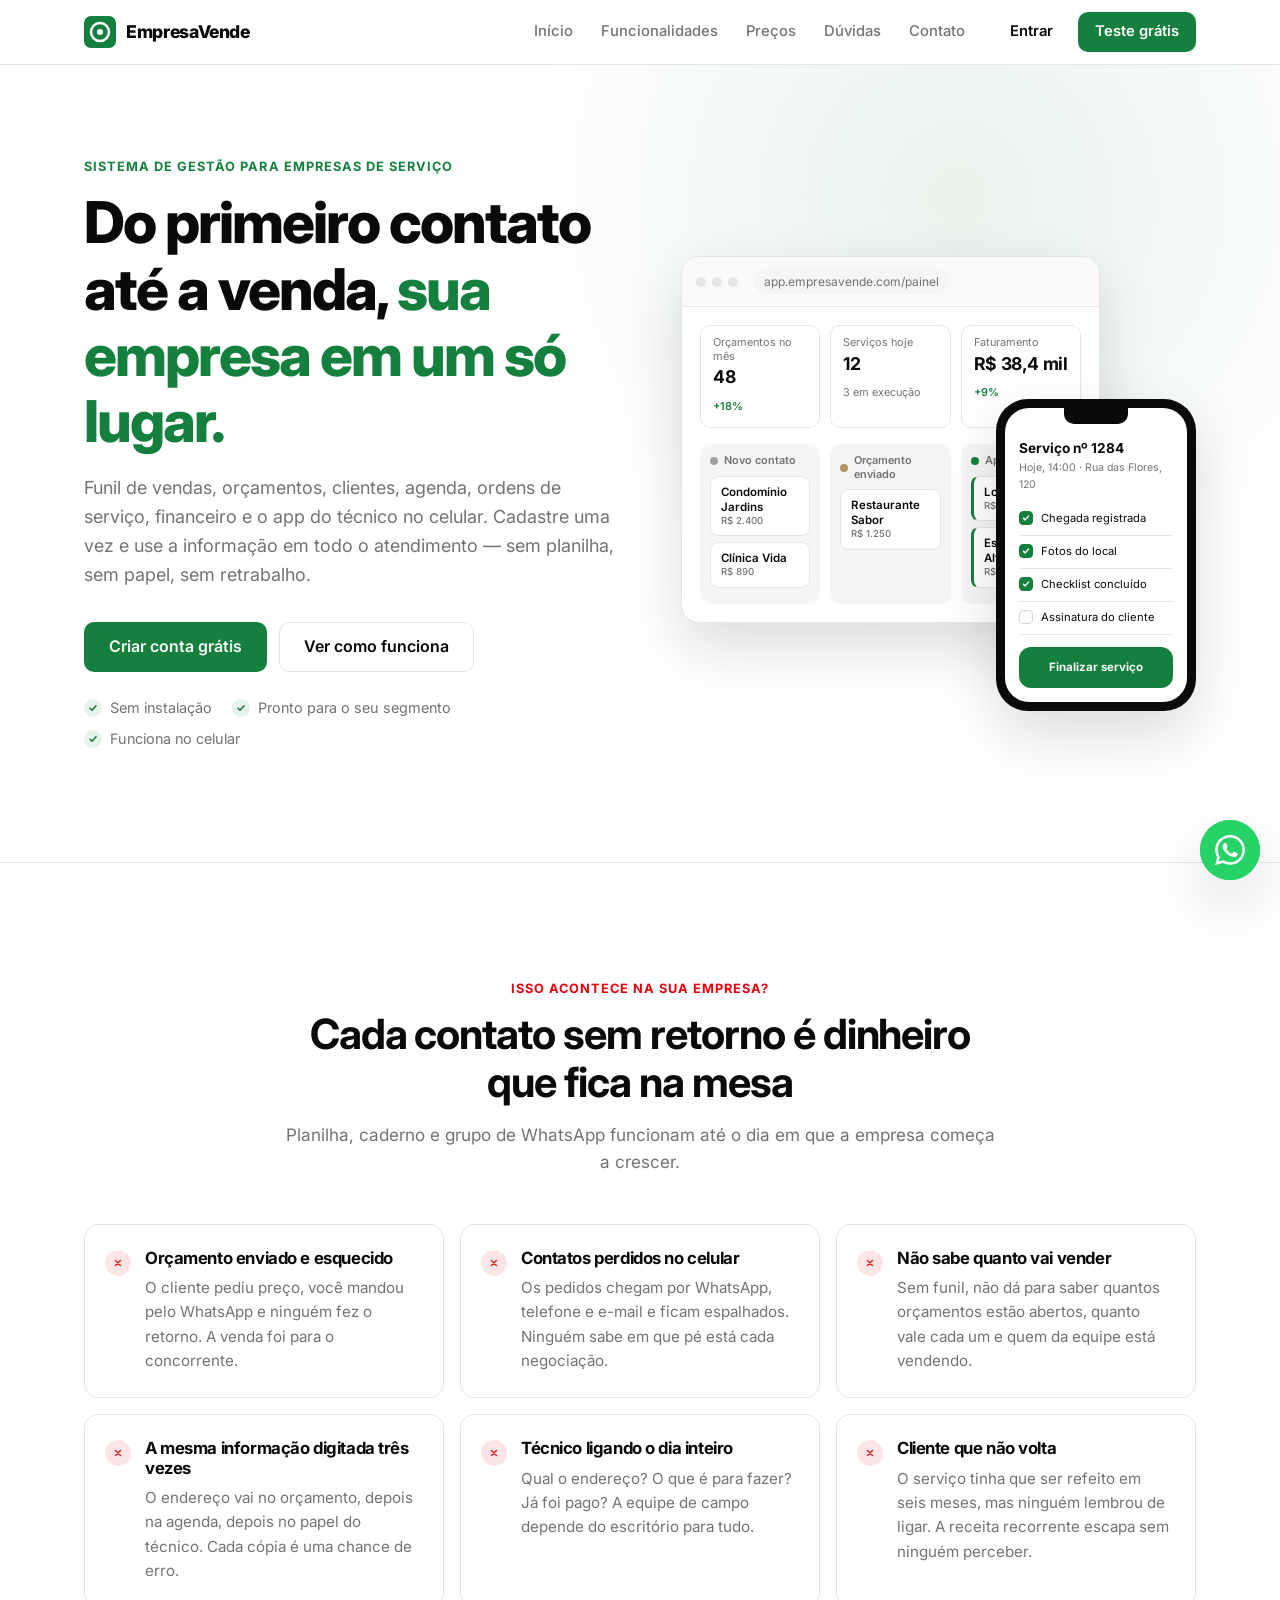
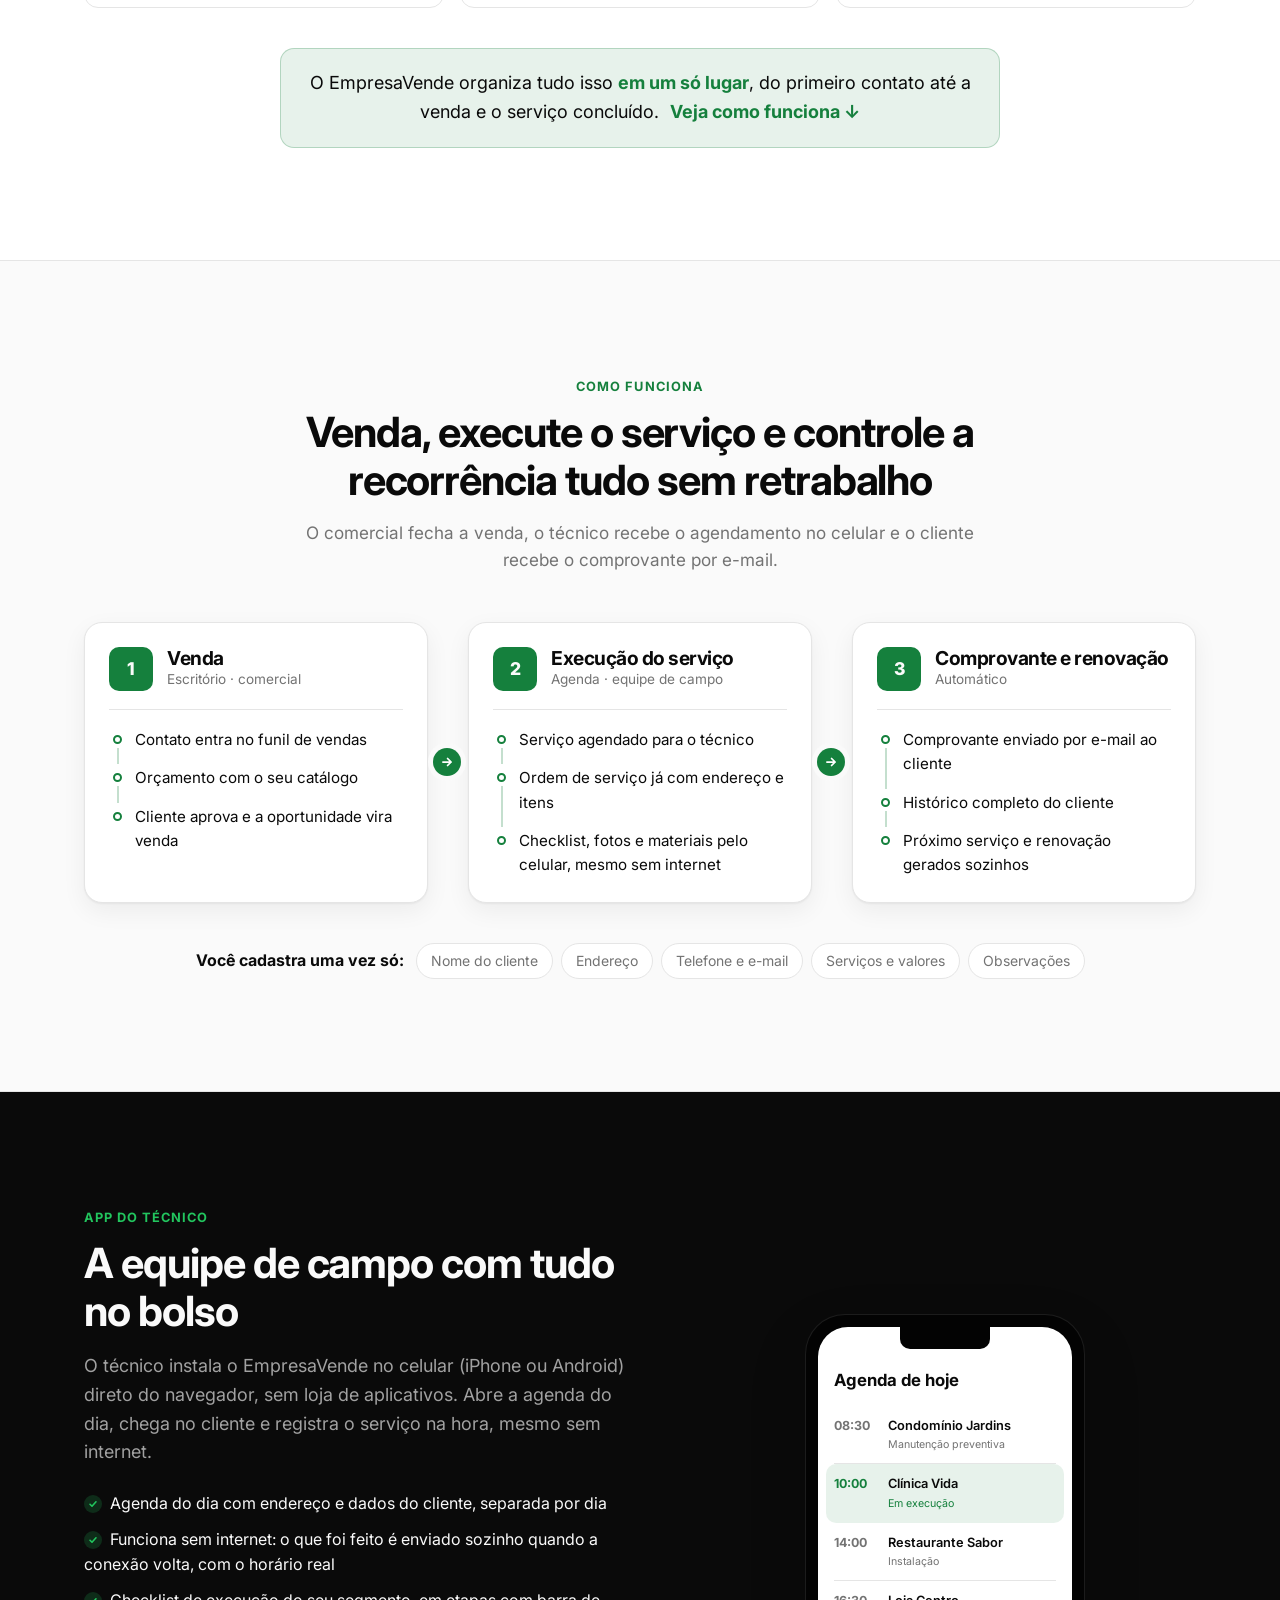
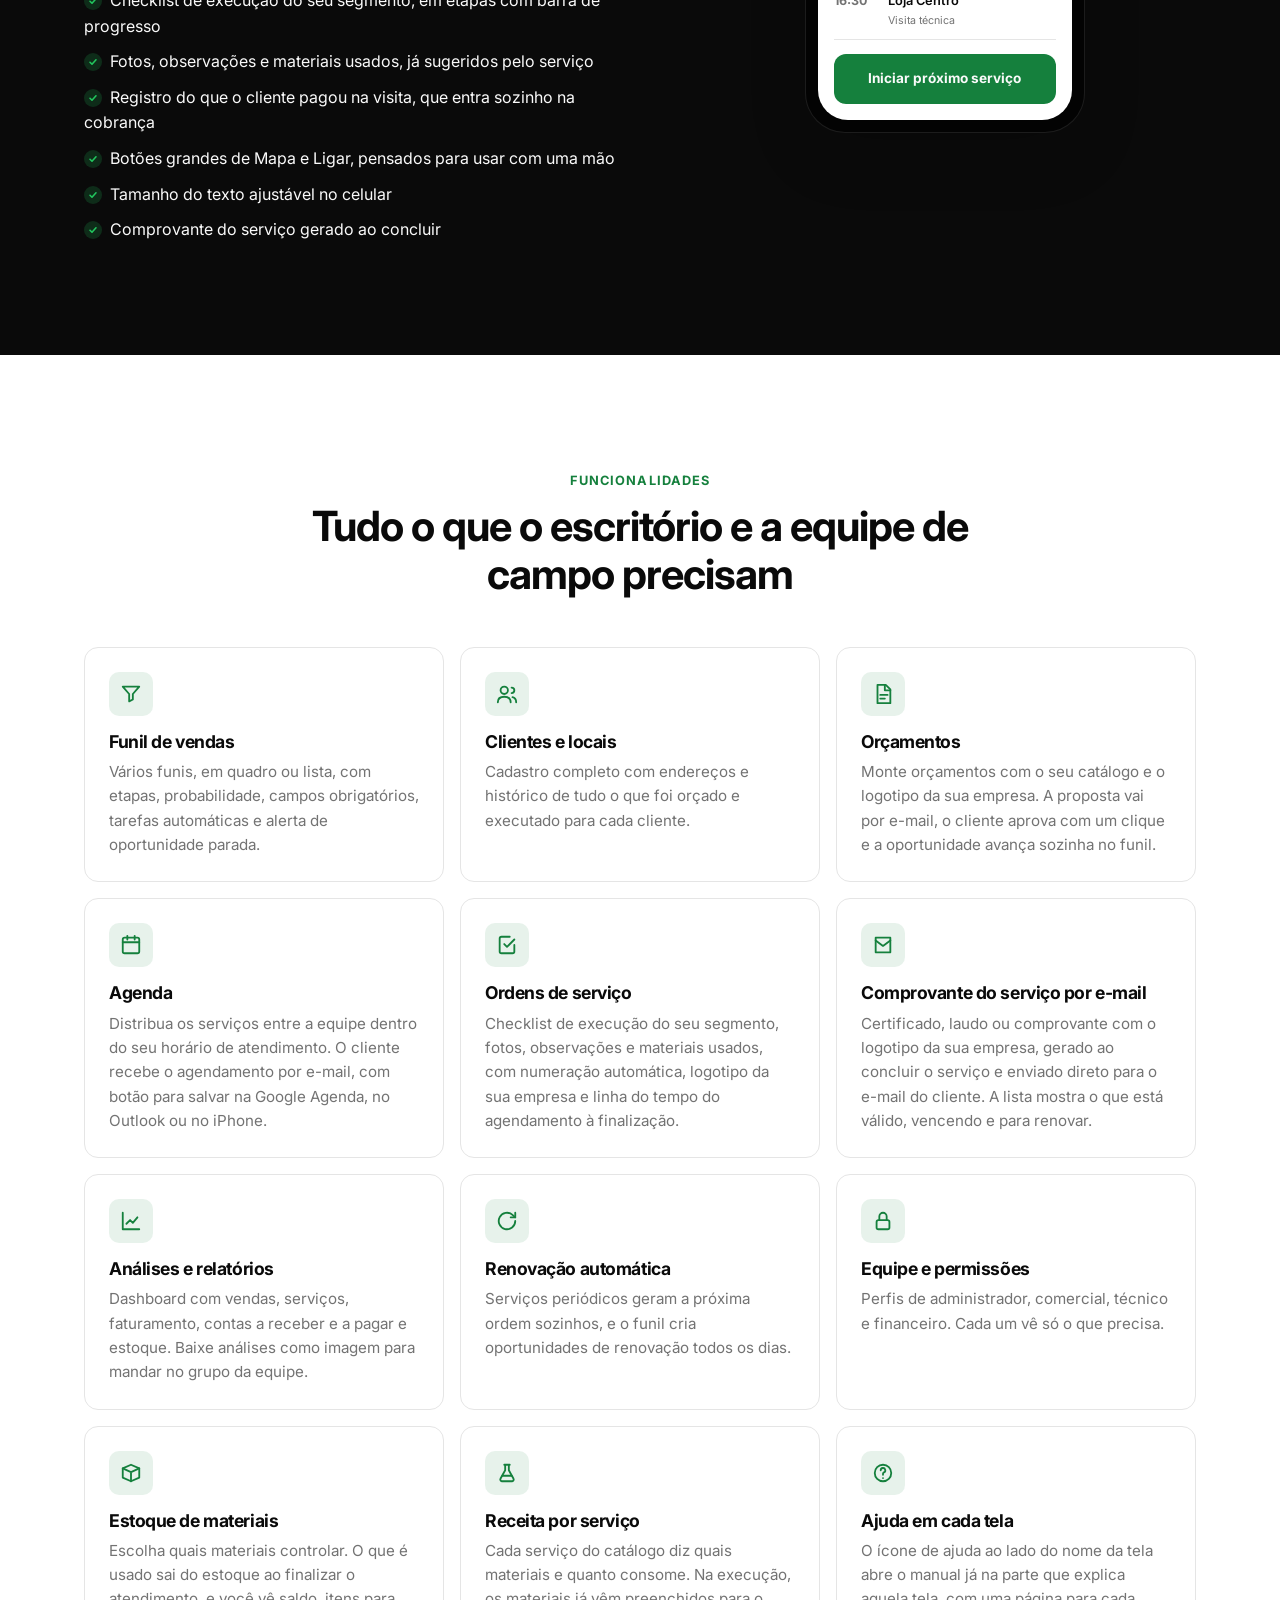
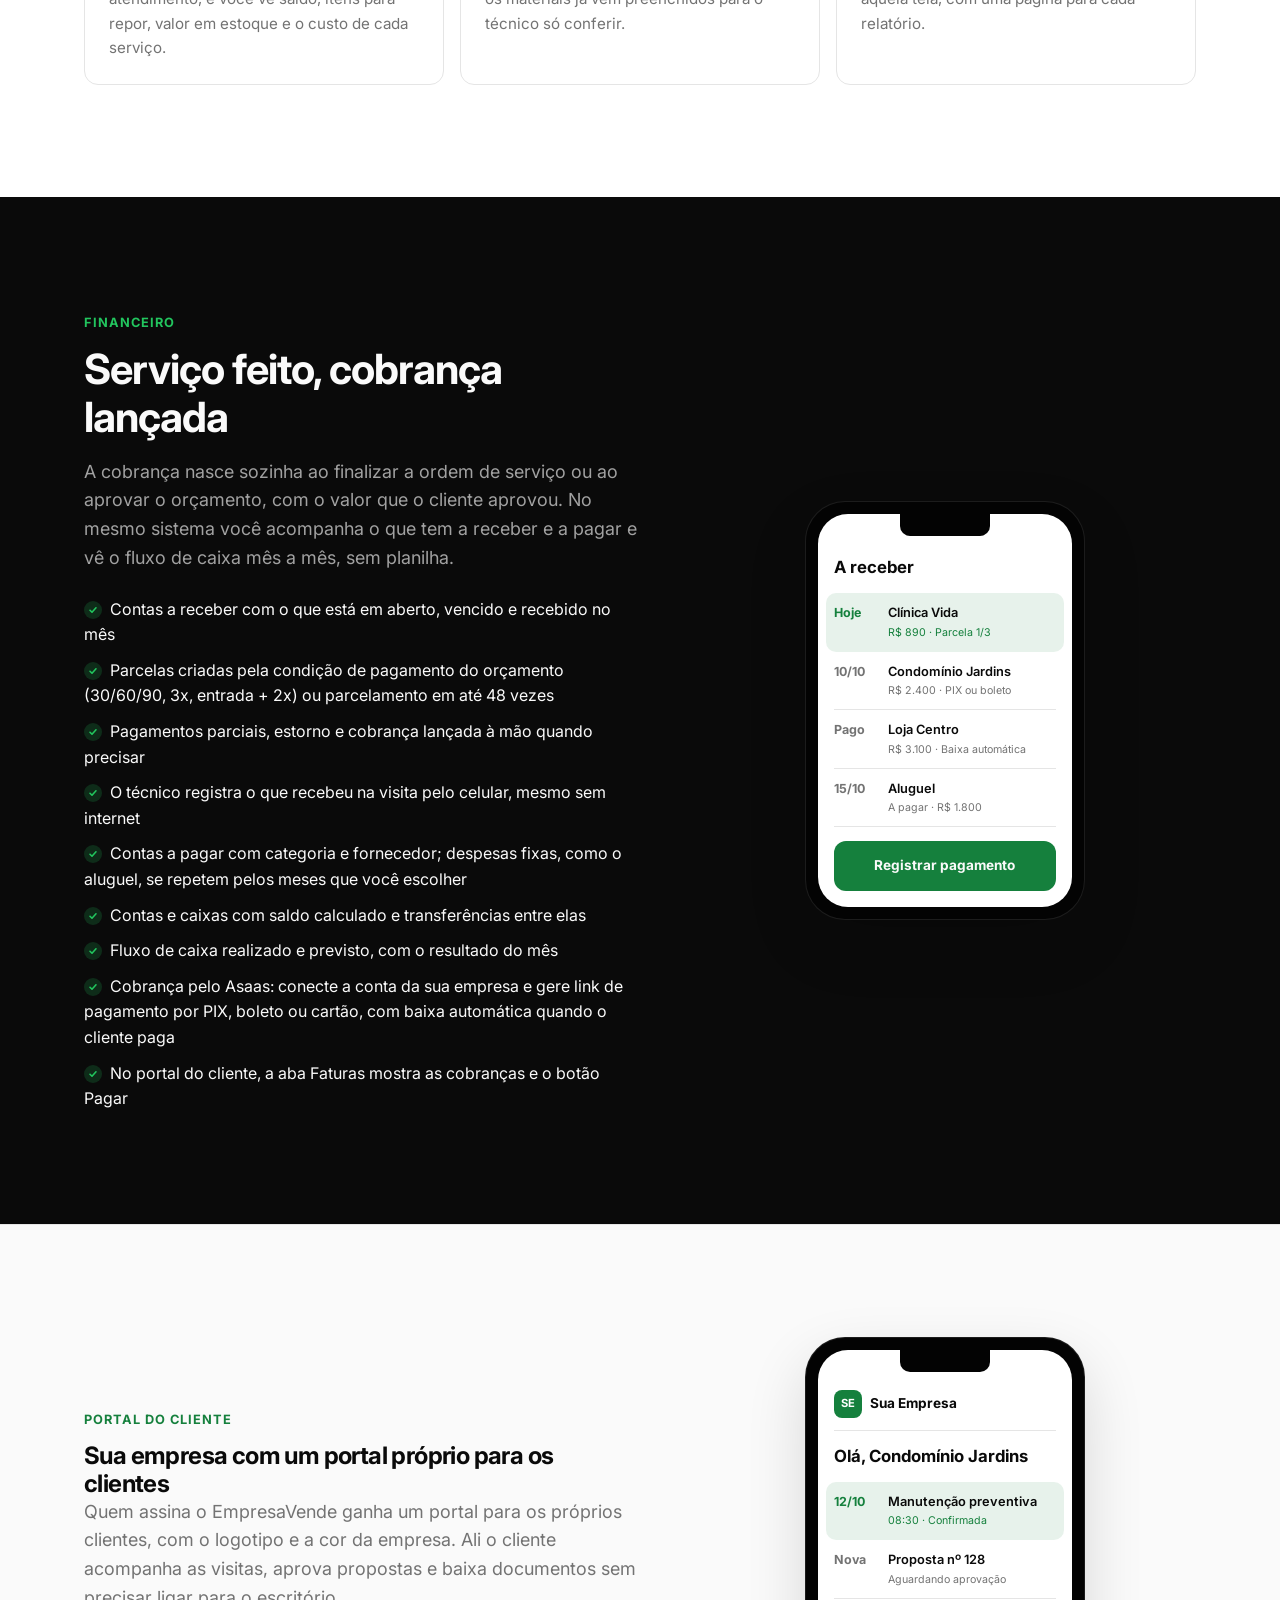
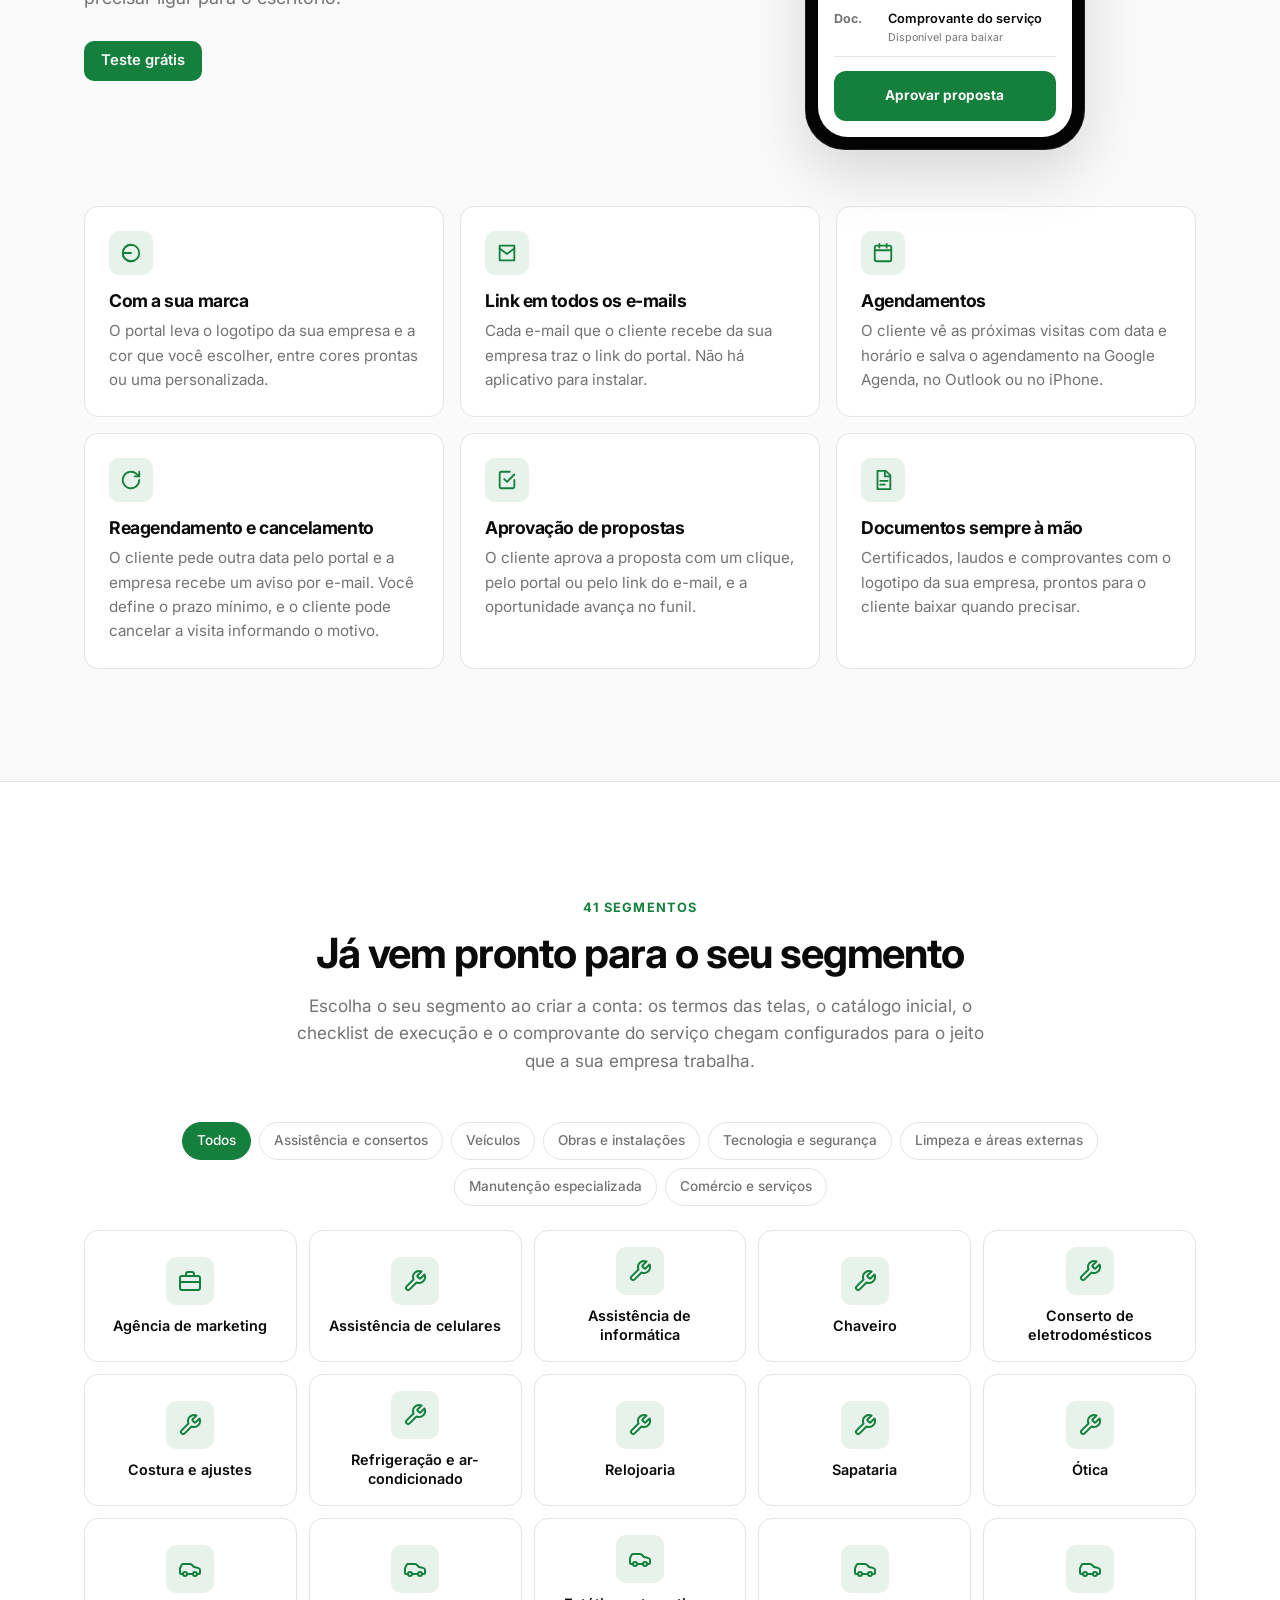
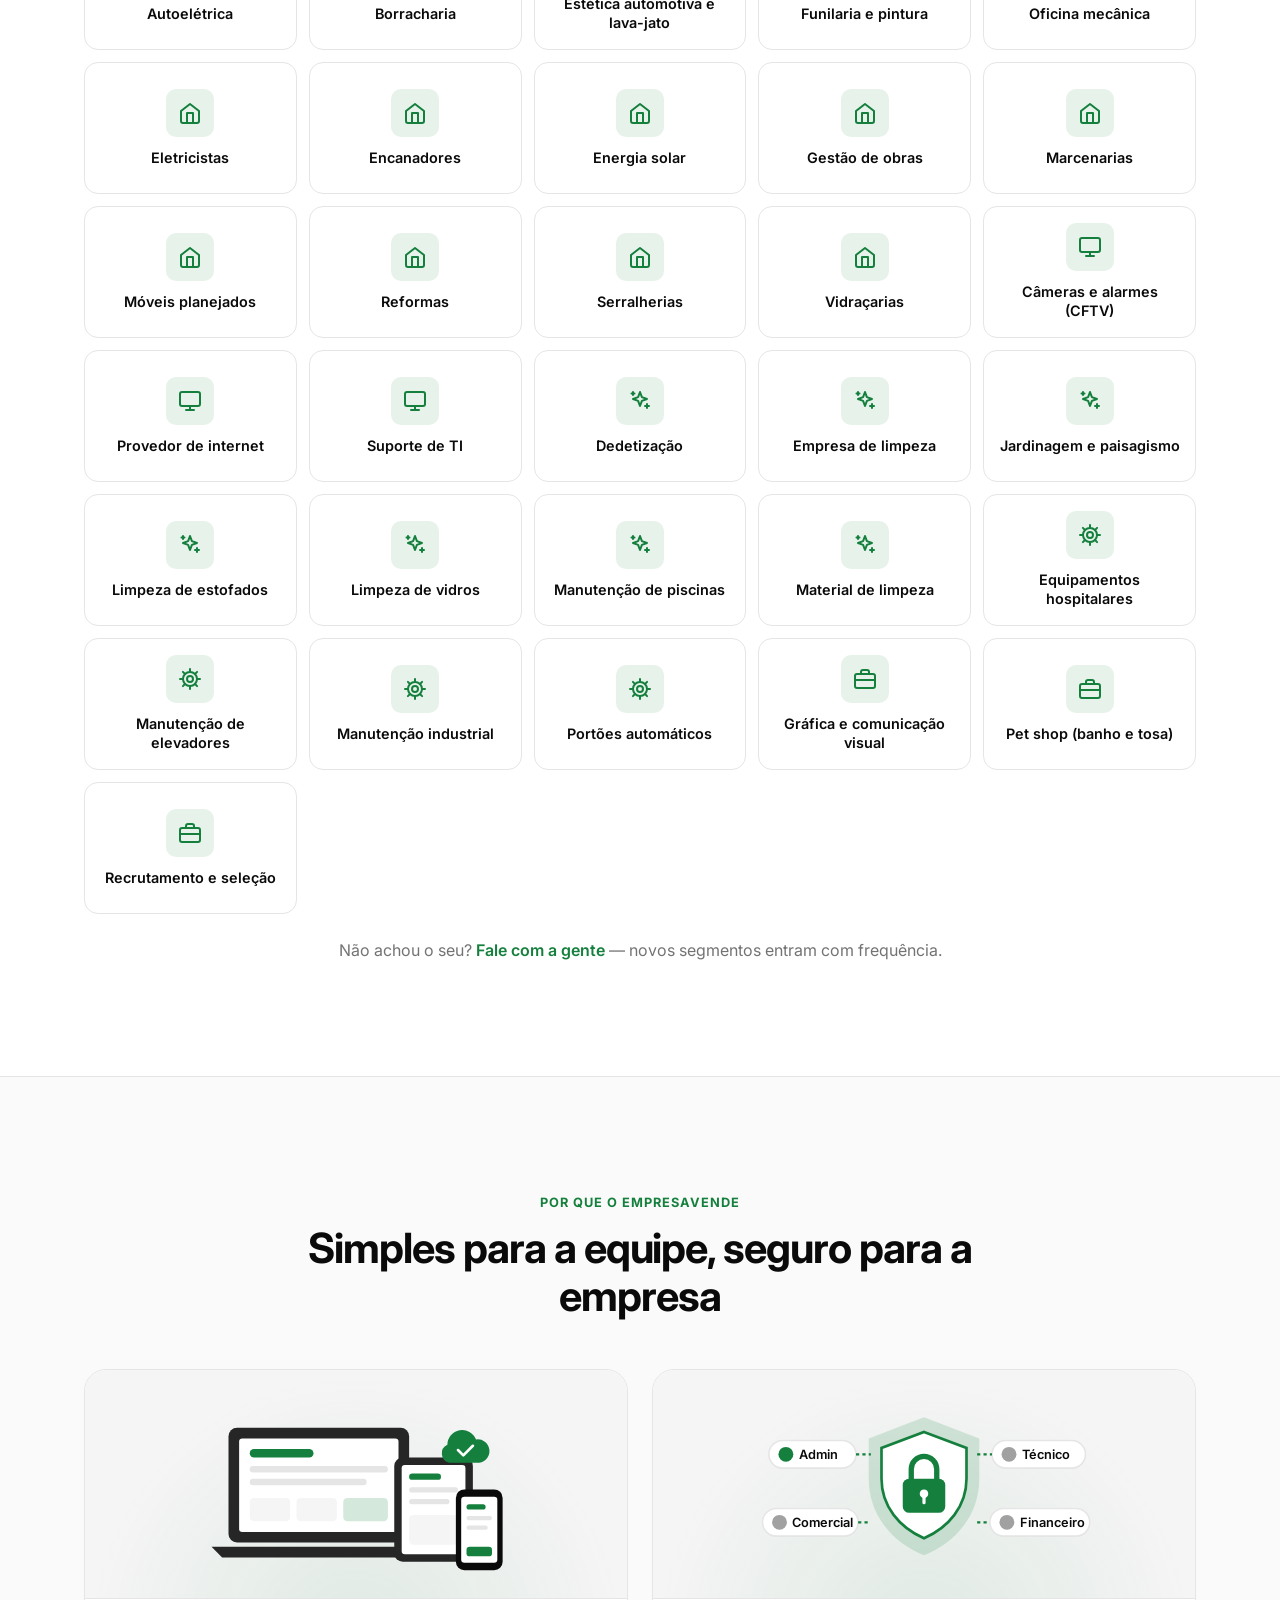
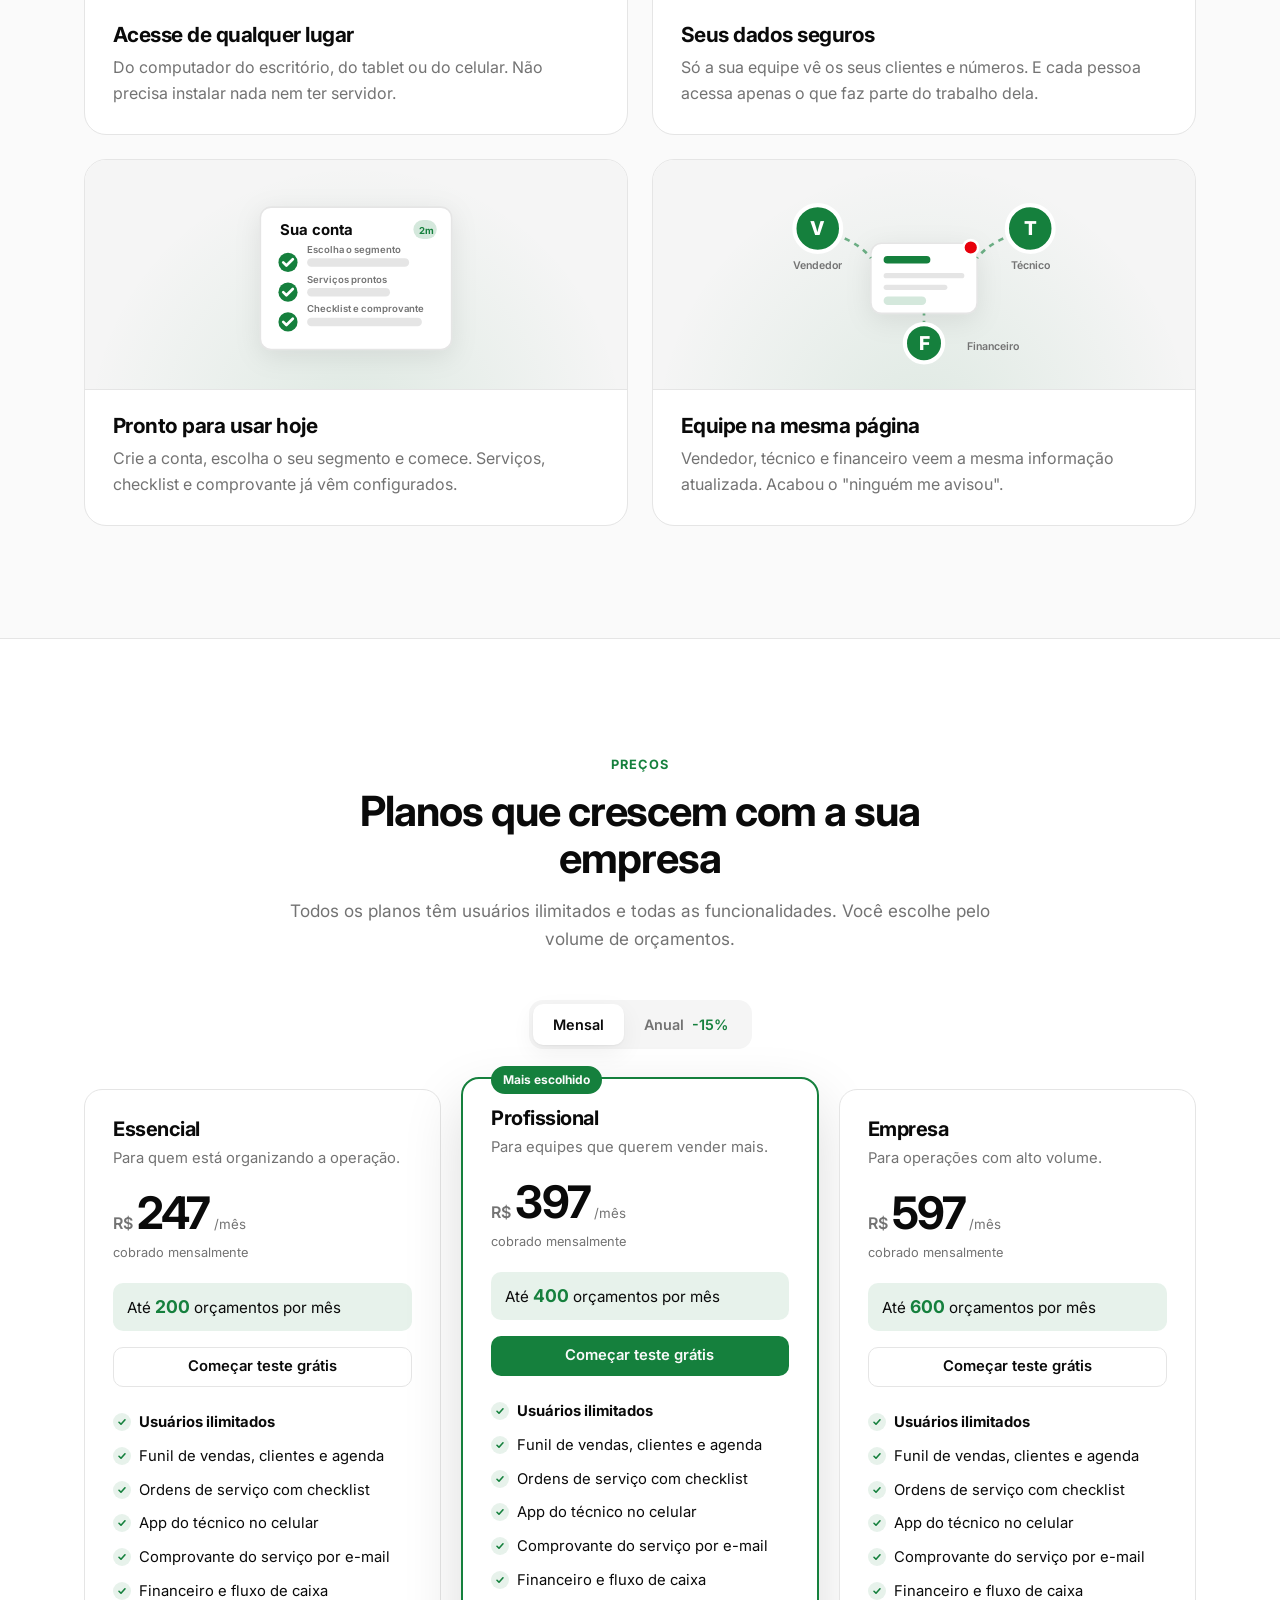
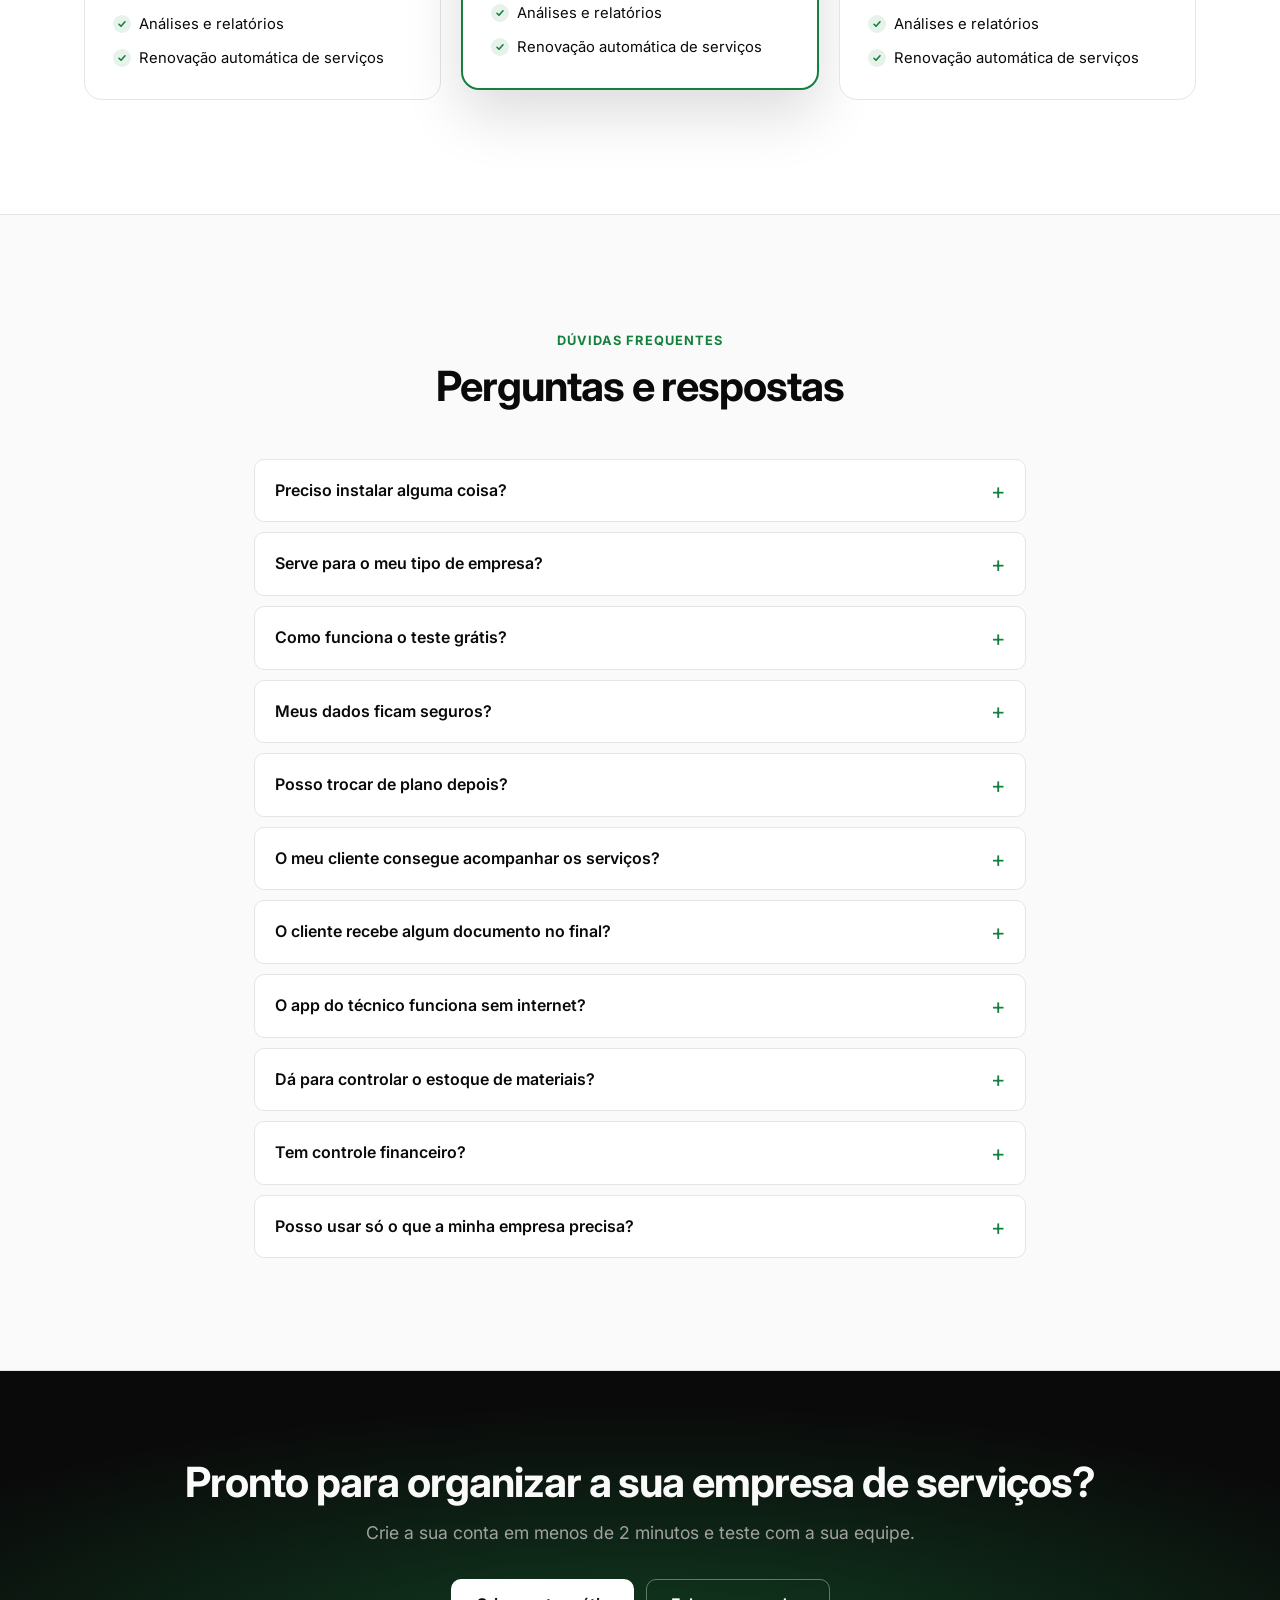
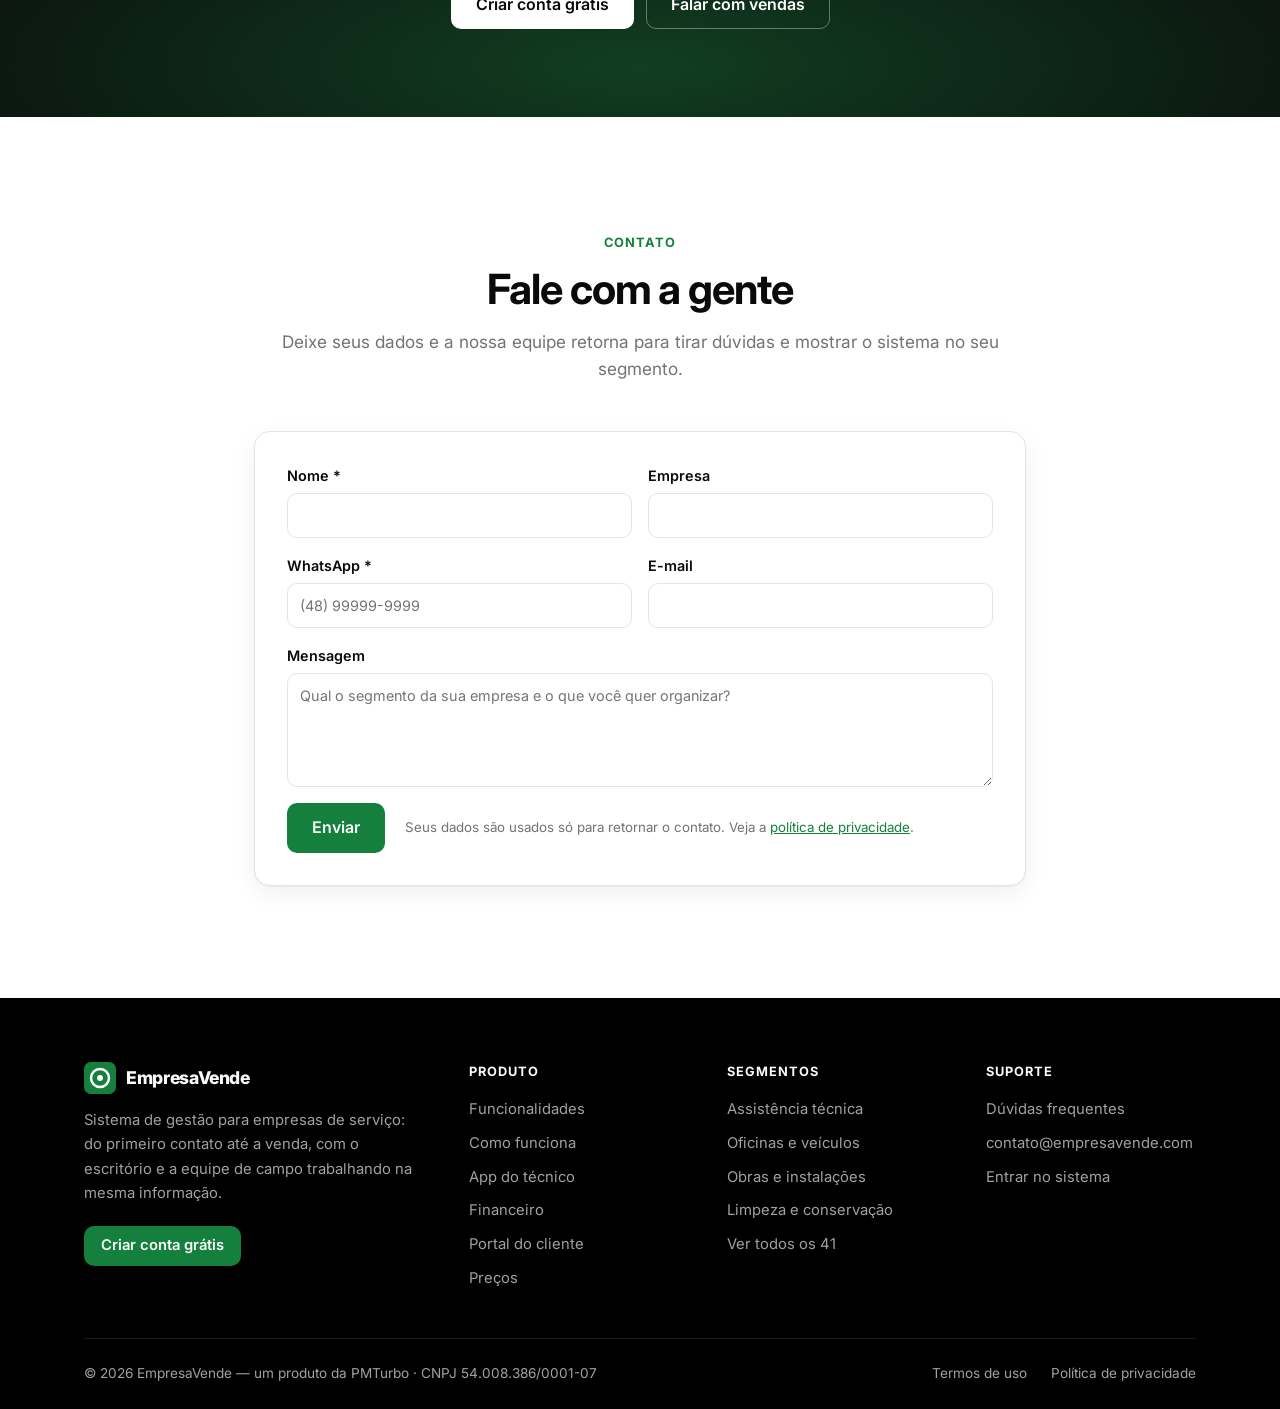
<file: index.html>
<!doctype html>
<html lang="pt-BR">
  <head>
    <meta charset="UTF-8" />
    <meta name="viewport" content="width=device-width, initial-scale=1.0" />
    <title>Sistema de Gestão para Empresas de Serviço | EmpresaVende</title>
    <meta
      name="description"
      content="Funil de vendas, orçamentos, agenda, ordem de serviço, financeiro, estoque e app do técnico que funciona sem internet, em um só sistema. Pronto para 41 segmentos de serviço. Usuários ilimitados. Teste grátis."
    />
    <meta name="theme-color" content="#15803d" />
    <link rel="icon" type="image/svg+xml" href="/favicon.svg" />
    <link rel="apple-touch-icon" href="/apple-touch-icon.png" />
    <link rel="canonical" href="https://empresavende.com/" />

    <meta property="og:type" content="website" />
    <meta property="og:locale" content="pt_BR" />
    <meta property="og:site_name" content="EmpresaVende" />
    <meta property="og:title" content="EmpresaVende — Sua empresa de serviços em um só lugar" />
    <meta
      property="og:description"
      content="Do primeiro contato até a venda: funil de vendas, orçamentos, agenda, ordens de serviço, financeiro e app do técnico."
    />
    <meta property="og:url" content="https://empresavende.com/" />
    <meta property="og:image" content="https://empresavende.com/og-image.png" />
    <meta property="og:image:width" content="1200" />
    <meta property="og:image:height" content="630" />
    <meta property="og:image:alt" content="EmpresaVende: do primeiro contato até a venda, sua empresa de serviços em um só lugar" />
    <meta name="twitter:card" content="summary_large_image" />
    <meta name="twitter:title" content="EmpresaVende — Sua empresa de serviços em um só lugar" />
    <meta name="twitter:description" content="Funil de vendas, orçamentos, agenda, ordem de serviço, financeiro e app do técnico. Pronto para 41 segmentos." />
    <meta name="twitter:image" content="https://empresavende.com/og-image.png" />
    <meta name="robots" content="index, follow, max-image-preview:large" />

    <link rel="preconnect" href="https://fonts.googleapis.com" />
    <link rel="preconnect" href="https://fonts.gstatic.com" crossorigin />
    <link
      href="https://fonts.googleapis.com/css2?family=Inter:wght@400;500;600;700;800&display=swap"
      rel="stylesheet"
    />
    <link rel="stylesheet" href="/styles.css" />

    <script type="application/ld+json">
{
  "@context": "https://schema.org",
  "@graph": [
    {
      "@type": "Organization",
      "@id": "https://pmturbo.com/#localbusiness",
      "name": "PMTurbo",
      "url": "https://pmturbo.com/",
      "email": "contato@pmturbo.com",
      "telephone": "+55-48-98810-5199",
      "taxID": "54.008.386/0001-07",
      "address": {
        "@type": "PostalAddress",
        "streetAddress": "Rua Desembargador Vítor Lima, 260 - Sala 214 - Trindade",
        "addressLocality": "Florianópolis",
        "addressRegion": "SC",
        "postalCode": "88040-401",
        "addressCountry": "BR"
      }
    },
    {
      "@type": "WebSite",
      "@id": "https://empresavende.com/#website",
      "url": "https://empresavende.com/",
      "name": "EmpresaVende",
      "inLanguage": "pt-BR",
      "publisher": {
        "@id": "https://pmturbo.com/#localbusiness"
      }
    },
    {
      "@type": "SoftwareApplication",
      "@id": "https://empresavende.com/#software",
      "name": "EmpresaVende",
      "applicationCategory": "BusinessApplication",
      "operatingSystem": "Web, iOS, Android (PWA)",
      "url": "https://empresavende.com/",
      "image": "https://empresavende.com/og-image.png",
      "description": "Sistema de gestão para empresas de serviço: funil de vendas, orçamentos, clientes, agenda, ordens de serviço, estoque de materiais, financeiro (contas a receber e a pagar, fluxo de caixa e cobrança por PIX, boleto ou cartão pelo Asaas), app do técnico que funciona sem internet e comprovante por e-mail.",
      "publisher": {
        "@id": "https://pmturbo.com/#localbusiness"
      },
      "offers": [
        {
          "@type": "Offer",
          "name": "Essencial",
          "price": "247",
          "priceCurrency": "BRL",
          "url": "https://empresavende.com/#precos",
          "description": "Até 200 orçamentos por mês, usuários ilimitados"
        },
        {
          "@type": "Offer",
          "name": "Profissional",
          "price": "397",
          "priceCurrency": "BRL",
          "url": "https://empresavende.com/#precos",
          "description": "Até 400 orçamentos por mês, usuários ilimitados"
        },
        {
          "@type": "Offer",
          "name": "Empresa",
          "price": "597",
          "priceCurrency": "BRL",
          "url": "https://empresavende.com/#precos",
          "description": "Até 600 orçamentos por mês, usuários ilimitados"
        }
      ]
    },
    {
      "@type": "FAQPage",
      "@id": "https://empresavende.com/#faq",
      "mainEntity": [
        {
          "@type": "Question",
          "name": "Preciso instalar alguma coisa?",
          "acceptedAnswer": {
            "@type": "Answer",
            "text": "Não. O EmpresaVende funciona no navegador. No celular, o técnico pode adicionar o app à tela inicial em poucos toques, sem passar pela loja de aplicativos."
          }
        },
        {
          "@type": "Question",
          "name": "Serve para o meu tipo de empresa?",
          "acceptedAnswer": {
            "@type": "Answer",
            "text": "Hoje são 41 segmentos de serviço prontos. Ao criar a conta você escolhe o seu, e os termos, o catálogo, o checklist e o comprovante do serviço já vêm ajustados. Se o seu segmento não estiver na lista, fale com a gente."
          }
        },
        {
          "@type": "Question",
          "name": "Como funciona o teste grátis?",
          "acceptedAnswer": {
            "@type": "Answer",
            "text": "Você cria a conta, escolhe o segmento e já começa a usar com a sua equipe. Não pedimos cartão de crédito para testar."
          }
        },
        {
          "@type": "Question",
          "name": "Meus dados ficam seguros?",
          "acceptedAnswer": {
            "@type": "Answer",
            "text": "Sim. Só as pessoas da sua empresa acessam os seus clientes, orçamentos e fotos, e cada uma vê apenas o que faz parte do trabalho dela. A conexão é criptografada e as fotos ficam em área privada."
          }
        },
        {
          "@type": "Question",
          "name": "Posso trocar de plano depois?",
          "acceptedAnswer": {
            "@type": "Answer",
            "text": "Pode. Você muda de plano quando quiser, e a diferença é ajustada na próxima cobrança."
          }
        },
        {
          "@type": "Question",
          "name": "O meu cliente consegue acompanhar os serviços?",
          "acceptedAnswer": {
            "@type": "Answer",
            "text": "Sim. Pelo portal do cliente, com o logotipo e a cor da sua empresa, ele vê os agendamentos, pede reagendamento ou cancela a visita informando o motivo, aprova propostas com um clique e baixa os documentos. O link vai em todos os e-mails enviados a ele."
          }
        },
        {
          "@type": "Question",
          "name": "O cliente recebe algum documento no final?",
          "acceptedAnswer": {
            "@type": "Answer",
            "text": "Sim. Ao concluir o serviço, o sistema gera o documento do seu segmento (certificado, laudo, termo de entrega…) e envia por e-mail para o cliente."
          }
        },
        {
          "@type": "Question",
          "name": "O app do técnico funciona sem internet?",
          "acceptedAnswer": {
            "@type": "Answer",
            "text": "Sim. Os atendimentos abertos ficam salvos no celular, e o técnico abre, inicia, preenche e finaliza normalmente sem sinal. O que foi feito é enviado sozinho quando a conexão volta, com o horário real de início e de finalização."
          }
        },
        {
          "@type": "Question",
          "name": "Dá para controlar o estoque de materiais?",
          "acceptedAnswer": {
            "@type": "Answer",
            "text": "Sim. Você escolhe quais materiais controlar, lança entradas com custo e ajustes de inventário. O que o técnico usa sai do estoque ao finalizar o atendimento, e os relatórios mostram consumo, custo por cliente e o que precisa repor."
          }
        },
        {
          "@type": "Question",
          "name": "Tem controle financeiro?",
          "acceptedAnswer": {
            "@type": "Answer",
            "text": "Sim. A cobrança é criada sozinha ao finalizar a ordem de serviço ou ao aprovar o orçamento, e você registra pagamentos, inclusive parciais e os recebidos pelo técnico na visita. Também tem contas a pagar, contas e caixas com saldo e fluxo de caixa realizado e previsto. Se a sua empresa tiver conta no Asaas, dá para gerar link de pagamento por PIX, boleto ou cartão, com baixa automática quando o cliente paga."
          }
        },
        {
          "@type": "Question",
          "name": "Posso usar só o que a minha empresa precisa?",
          "acceptedAnswer": {
            "@type": "Answer",
            "text": "Pode. Na criação da conta e depois em Preferências, você liga ou desliga o Funil de vendas, a Gestão de ordens de serviço, o Estoque (nos segmentos que usam materiais) e o Financeiro. O que fica desligado sai do menu, e os dados continuam guardados para quando você religar."
          }
        }
      ]
    }
  ]
}
    </script>
  </head>
  <body>
    <a class="skip" href="#conteudo">Pular para o conteúdo</a>

    <!-- ============ HEADER ============ -->
    <header class="header" id="topo">
      <div class="container header__inner">
        <a class="logo" href="#topo" aria-label="EmpresaVende — início">
          <img src="favicon.svg" alt="" width="32" height="32" />
          <span>EmpresaVende</span>
        </a>

        <input type="checkbox" id="menu" class="menu-check" aria-label="Abrir menu" />
        <nav class="nav" id="nav" aria-label="Principal">
          <a href="#topo" aria-current="page">Início</a>
          <a href="#funcionalidades">Funcionalidades</a>
          <a href="#precos">Preços</a>
          <a href="#faq">Dúvidas</a>
          <a href="#contato">Contato</a>
          <div class="nav__actions">
            <a class="btn btn--ghost" href="https://app.empresavende.com/login">Entrar</a>
            <a class="btn btn--primary" href="https://app.empresavende.com/cadastro">Teste grátis</a>
          </div>
        </nav>

        <label class="menu-toggle" for="menu" aria-hidden="true"><span></span><span></span><span></span></label>
      </div>
    </header>

    <main id="conteudo">
      <!-- ============ HERO ============ -->
      <section class="hero">
        <div class="container hero__grid">
          <div class="hero__text">
            <p class="eyebrow">Sistema de gestão para empresas de serviço</p>
            <h1>Do primeiro contato até a venda, <em>sua empresa em um só lugar.</em></h1>
            <p class="lead">
              Funil de vendas, orçamentos, clientes, agenda, ordens de serviço, financeiro e o app do técnico no celular.
              Cadastre uma vez e use a informação em todo o atendimento — sem planilha, sem papel, sem retrabalho.
            </p>
            <div class="hero__cta">
              <a class="btn btn--primary btn--lg" href="https://app.empresavende.com/cadastro">Criar conta grátis</a>
              <a class="btn btn--outline btn--lg" href="#funcionalidades">Ver como funciona</a>
            </div>
            <ul class="hero__checks">
              <li>Sem instalação</li>
              <li>Pronto para o seu segmento</li>
              <li>Funciona no celular</li>
            </ul>
          </div>

          <!-- Mockup ilustrativo do painel -->
          <div class="hero__visual" aria-hidden="true">
            <div class="mock">
              <div class="mock__bar"><i></i><i></i><i></i><span>app.empresavende.com/painel</span></div>
              <div class="mock__body">
                <div class="mock__stats">
                  <div><small>Orçamentos no mês</small><b>48</b><span class="up">+18%</span></div>
                  <div><small>Serviços hoje</small><b>12</b><span>3 em execução</span></div>
                  <div><small>Faturamento</small><b>R$ 38,4 mil</b><span class="up">+9%</span></div>
                </div>
                <div class="mock__kanban">
                  <div class="col">
                    <h6><i class="stage-1"></i>Novo contato</h6>
                    <div class="card">Condomínio Jardins<small>R$ 2.400</small></div>
                    <div class="card">Clínica Vida<small>R$ 890</small></div>
                  </div>
                  <div class="col">
                    <h6><i class="stage-2"></i>Orçamento enviado</h6>
                    <div class="card">Restaurante Sabor<small>R$ 1.250</small></div>
                  </div>
                  <div class="col">
                    <h6><i class="stage-3"></i>Aprovado</h6>
                    <div class="card card--ok">Loja Centro<small>R$ 3.100</small></div>
                    <div class="card card--ok">Escritório Alfa<small>R$ 640</small></div>
                  </div>
                </div>
              </div>
            </div>
            <div class="phone">
              <div class="phone__notch"></div>
              <div class="phone__screen">
                <p class="phone__title">Serviço nº 1284</p>
                <p class="phone__sub">Hoje, 14:00 · Rua das Flores, 120</p>
                <ul class="phone__list">
                  <li class="done">Chegada registrada</li>
                  <li class="done">Fotos do local</li>
                  <li class="done">Checklist concluído</li>
                  <li>Assinatura do cliente</li>
                </ul>
                <span class="phone__btn">Finalizar serviço</span>
              </div>
            </div>
          </div>
        </div>
      </section>

      <!-- ============ DORES ============ -->
      <section class="section pains-section" id="dores">
        <div class="container">
          <header class="section__head">
            <p class="eyebrow eyebrow--alert">Isso acontece na sua empresa?</p>
            <h2>Cada contato sem retorno é dinheiro que fica na mesa</h2>
            <p>Planilha, caderno e grupo de WhatsApp funcionam até o dia em que a empresa começa a crescer.</p>
          </header>
          <div class="pains">
            <article class="pain">
              <h3>Orçamento enviado e esquecido</h3>
              <p>O cliente pediu preço, você mandou pelo WhatsApp e ninguém fez o retorno. A venda foi para o concorrente.</p>
            </article>
            <article class="pain">
              <h3>Contatos perdidos no celular</h3>
              <p>Os pedidos chegam por WhatsApp, telefone e e-mail e ficam espalhados. Ninguém sabe em que pé está cada negociação.</p>
            </article>
            <article class="pain">
              <h3>Não sabe quanto vai vender</h3>
              <p>Sem funil, não dá para saber quantos orçamentos estão abertos, quanto vale cada um e quem da equipe está vendendo.</p>
            </article>
            <article class="pain">
              <h3>A mesma informação digitada três vezes</h3>
              <p>O endereço vai no orçamento, depois na agenda, depois no papel do técnico. Cada cópia é uma chance de erro.</p>
            </article>
            <article class="pain">
              <h3>Técnico ligando o dia inteiro</h3>
              <p>Qual o endereço? O que é para fazer? Já foi pago? A equipe de campo depende do escritório para tudo.</p>
            </article>
            <article class="pain">
              <h3>Cliente que não volta</h3>
              <p>O serviço tinha que ser refeito em seis meses, mas ninguém lembrou de ligar. A receita recorrente escapa sem ninguém perceber.</p>
            </article>
          </div>
          <p class="pains__answer">
            O EmpresaVende organiza tudo isso <b>em um só lugar</b>, do primeiro contato até a venda e o serviço
            concluído.
            <a href="#fluxo">Veja como funciona ↓</a>
          </p>
        </div>
      </section>

      <!-- ============ FLUXO ============ -->
      <section class="section section--soft" id="fluxo">
        <div class="container">
          <header class="section__head">
            <p class="eyebrow">Como funciona</p>
            <h2>Venda, execute o serviço e controle a recorrência tudo sem retrabalho</h2>
            <p>O comercial fecha a venda, o técnico recebe o agendamento no celular e o cliente recebe o comprovante por e-mail.</p>
          </header>

          <ol class="stages">
            <li class="stage">
              <div class="stage__head">
                <span class="stage__num">1</span>
                <div>
                  <h3>Venda</h3>
                  <p>Escritório · comercial</p>
                </div>
              </div>
              <ul class="stage__steps">
                <li>Contato entra no funil de vendas</li>
                <li>Orçamento com o seu catálogo</li>
                <li>Cliente aprova e a oportunidade vira venda</li>
              </ul>
            </li>
            <li class="stage">
              <div class="stage__head">
                <span class="stage__num">2</span>
                <div>
                  <h3>Execução do serviço</h3>
                  <p>Agenda · equipe de campo</p>
                </div>
              </div>
              <ul class="stage__steps">
                <li>Serviço agendado para o técnico</li>
                <li>Ordem de serviço já com endereço e itens</li>
                <li>Checklist, fotos e materiais pelo celular, mesmo sem internet</li>
              </ul>
            </li>
            <li class="stage">
              <div class="stage__head">
                <span class="stage__num">3</span>
                <div>
                  <h3>Comprovante e renovação</h3>
                  <p>Automático</p>
                </div>
              </div>
              <ul class="stage__steps">
                <li>Comprovante enviado por e-mail ao cliente</li>
                <li>Histórico completo do cliente</li>
                <li>Próximo serviço e renovação gerados sozinhos</li>
              </ul>
            </li>
          </ol>

          <div class="datastrip">
            <span class="datastrip__label">Você cadastra uma vez só:</span>
            <span>Nome do cliente</span>
            <span>Endereço</span>
            <span>Telefone e e-mail</span>
            <span>Serviços e valores</span>
            <span>Observações</span>
          </div>
        </div>
      </section>

      <!-- ============ APP DO TÉCNICO ============ -->
      <section class="section section--dark" id="tecnico">
        <div class="container split">
          <div>
            <p class="eyebrow eyebrow--light">App do técnico</p>
            <h2>A equipe de campo com tudo no bolso</h2>
            <p class="lead">
              O técnico instala o EmpresaVende no celular (iPhone ou Android) direto do navegador, sem loja de aplicativos.
              Abre a agenda do dia, chega no cliente e registra o serviço na hora, mesmo sem internet.
            </p>
            <ul class="checks checks--light">
              <li>Agenda do dia com endereço e dados do cliente, separada por dia</li>
              <li>Funciona sem internet: o que foi feito é enviado sozinho quando a conexão volta, com o horário real</li>
              <li>Checklist de execução do seu segmento, em etapas com barra de progresso</li>
              <li>Fotos, observações e materiais usados, já sugeridos pelo serviço</li>
              <li>Registro do que o cliente pagou na visita, que entra sozinho na cobrança</li>
              <li>Botões grandes de Mapa e Ligar, pensados para usar com uma mão</li>
              <li>Tamanho do texto ajustável no celular</li>
              <li>Comprovante do serviço gerado ao concluir</li>
            </ul>
          </div>
          <div class="split__visual" aria-hidden="true">
            <div class="phone phone--big">
              <div class="phone__notch"></div>
              <div class="phone__screen">
                <p class="phone__title">Agenda de hoje</p>
                <div class="agenda">
                  <div><b>08:30</b><span>Condomínio Jardins<small>Manutenção preventiva</small></span></div>
                  <div class="now"><b>10:00</b><span>Clínica Vida<small>Em execução</small></span></div>
                  <div><b>14:00</b><span>Restaurante Sabor<small>Instalação</small></span></div>
                  <div><b>16:30</b><span>Loja Centro<small>Visita técnica</small></span></div>
                </div>
                <span class="phone__btn">Iniciar próximo serviço</span>
              </div>
            </div>
          </div>
        </div>
      </section>

      <!-- ============ FUNCIONALIDADES ============ -->
      <section class="section" id="funcionalidades">
        <div class="container">
          <header class="section__head">
            <p class="eyebrow">Funcionalidades</p>
            <h2>Tudo o que o escritório e a equipe de campo precisam</h2>
          </header>
          <div class="features">
            <article class="feature">
              <div class="feature__icon">
                <svg viewBox="0 0 24 24"><path d="M3 4h18l-7 8v6l-4 2v-8z" /></svg>
              </div>
              <h3>Funil de vendas</h3>
              <p>Vários funis, em quadro ou lista, com etapas, probabilidade, campos obrigatórios, tarefas automáticas e alerta de oportunidade parada.</p>
            </article>
            <article class="feature">
              <div class="feature__icon">
                <svg viewBox="0 0 24 24"><circle cx="9" cy="8" r="4" /><path d="M2 21c0-4 3-6 7-6s7 2 7 6M17 11a3 3 0 1 0 0-6M22 21c0-3-2-5-4-5.5" /></svg>
              </div>
              <h3>Clientes e locais</h3>
              <p>Cadastro completo com endereços e histórico de tudo o que foi orçado e executado para cada cliente.</p>
            </article>
            <article class="feature">
              <div class="feature__icon">
                <svg viewBox="0 0 24 24"><path d="M6 2h9l5 5v15H6z" /><path d="M14 2v6h6M9 13h8M9 17h5" /></svg>
              </div>
              <h3>Orçamentos</h3>
              <p>Monte orçamentos com o seu catálogo e o logotipo da sua empresa. A proposta vai por e-mail, o cliente aprova com um clique e a oportunidade avança sozinha no funil.</p>
            </article>
            <article class="feature">
              <div class="feature__icon">
                <svg viewBox="0 0 24 24"><rect x="3" y="4" width="18" height="17" rx="2" /><path d="M3 9h18M8 2v4M16 2v4" /></svg>
              </div>
              <h3>Agenda</h3>
              <p>Distribua os serviços entre a equipe dentro do seu horário de atendimento. O cliente recebe o agendamento por e-mail, com botão para salvar na Google Agenda, no Outlook ou no iPhone.</p>
            </article>
            <article class="feature">
              <div class="feature__icon">
                <svg viewBox="0 0 24 24"><path d="M9 11l3 3 8-8" /><path d="M20 12v7a2 2 0 0 1-2 2H6a2 2 0 0 1-2-2V5a2 2 0 0 1 2-2h9" /></svg>
              </div>
              <h3>Ordens de serviço</h3>
              <p>Checklist de execução do seu segmento, fotos, observações e materiais usados, com numeração automática, logotipo da sua empresa e linha do tempo do agendamento à finalização.</p>
            </article>
            <article class="feature">
              <div class="feature__icon">
                <svg viewBox="0 0 24 24"><path d="M4 4h16v16H4z" /><path d="M4 7l8 6 8-6" /></svg>
              </div>
              <h3>Comprovante do serviço por e-mail</h3>
              <p>Certificado, laudo ou comprovante com o logotipo da sua empresa, gerado ao concluir o serviço e enviado direto para o e-mail do cliente. A lista mostra o que está válido, vencendo e para renovar.</p>
            </article>
            <article class="feature">
              <div class="feature__icon">
                <svg viewBox="0 0 24 24"><path d="M3 3v18h18" /><path d="M7 15l4-4 3 3 5-6" /></svg>
              </div>
              <h3>Análises e relatórios</h3>
              <p>Dashboard com vendas, serviços, faturamento, contas a receber e a pagar e estoque. Baixe análises como imagem para mandar no grupo da equipe.</p>
            </article>
            <article class="feature">
              <div class="feature__icon">
                <svg viewBox="0 0 24 24"><path d="M21 12a9 9 0 1 1-3-6.7L21 8" /><path d="M21 3v5h-5" /></svg>
              </div>
              <h3>Renovação automática</h3>
              <p>Serviços periódicos geram a próxima ordem sozinhos, e o funil cria oportunidades de renovação todos os dias.</p>
            </article>
            <article class="feature">
              <div class="feature__icon">
                <svg viewBox="0 0 24 24"><rect x="5" y="11" width="14" height="10" rx="2" /><path d="M8 11V7a4 4 0 0 1 8 0v4" /></svg>
              </div>
              <h3>Equipe e permissões</h3>
              <p>Perfis de administrador, comercial, técnico e financeiro. Cada um vê só o que precisa.</p>
            </article>
            <article class="feature">
              <div class="feature__icon">
                <svg viewBox="0 0 24 24"><path d="M3 7l9-4 9 4v10l-9 4-9-4z" /><path d="M3 7l9 4 9-4M12 11v10" /></svg>
              </div>
              <h3>Estoque de materiais</h3>
              <p>Escolha quais materiais controlar. O que é usado sai do estoque ao finalizar o atendimento, e você vê saldo, itens para repor, valor em estoque e o custo de cada serviço.</p>
            </article>
            <article class="feature">
              <div class="feature__icon">
                <svg viewBox="0 0 24 24"><path d="M9 3h6M10 3v6l-5 9a2 2 0 0 0 2 3h10a2 2 0 0 0 2-3l-5-9V3" /><path d="M7 15h10" /></svg>
              </div>
              <h3>Receita por serviço</h3>
              <p>Cada serviço do catálogo diz quais materiais e quanto consome. Na execução, os materiais já vêm preenchidos para o técnico só conferir.</p>
            </article>
            <article class="feature">
              <div class="feature__icon">
                <svg viewBox="0 0 24 24"><circle cx="12" cy="12" r="9" /><path d="M9.5 9a2.5 2.5 0 1 1 3.5 2.3c-.6.3-1 .9-1 1.6V14M12 17.5v.01" /></svg>
              </div>
              <h3>Ajuda em cada tela</h3>
              <p>O ícone de ajuda ao lado do nome da tela abre o manual já na parte que explica aquela tela, com uma página para cada relatório.</p>
            </article>
          </div>
        </div>
      </section>

      <!-- ============ FINANCEIRO ============ -->
      <section class="section section--dark" id="financeiro">
        <div class="container split">
          <div>
            <p class="eyebrow eyebrow--light">Financeiro</p>
            <h2>Serviço feito, cobrança lançada</h2>
            <p class="lead">
              A cobrança nasce sozinha ao finalizar a ordem de serviço ou ao aprovar o orçamento, com o valor que o cliente aprovou.
              No mesmo sistema você acompanha o que tem a receber e a pagar e vê o fluxo de caixa mês a mês, sem planilha.
            </p>
            <ul class="checks checks--light">
              <li>Contas a receber com o que está em aberto, vencido e recebido no mês</li>
              <li>Parcelas criadas pela condição de pagamento do orçamento (30/60/90, 3x, entrada + 2x) ou parcelamento em até 48 vezes</li>
              <li>Pagamentos parciais, estorno e cobrança lançada à mão quando precisar</li>
              <li>O técnico registra o que recebeu na visita pelo celular, mesmo sem internet</li>
              <li>Contas a pagar com categoria e fornecedor; despesas fixas, como o aluguel, se repetem pelos meses que você escolher</li>
              <li>Contas e caixas com saldo calculado e transferências entre elas</li>
              <li>Fluxo de caixa realizado e previsto, com o resultado do mês</li>
              <li>Cobrança pelo Asaas: conecte a conta da sua empresa e gere link de pagamento por PIX, boleto ou cartão, com baixa automática quando o cliente paga</li>
              <li>No portal do cliente, a aba Faturas mostra as cobranças e o botão Pagar</li>
            </ul>
          </div>
          <div class="split__visual" aria-hidden="true">
            <div class="phone phone--big">
              <div class="phone__notch"></div>
              <div class="phone__screen">
                <p class="phone__title">A receber</p>
                <div class="agenda">
                  <div class="now"><b>Hoje</b><span>Clínica Vida<small>R$ 890 · Parcela 1/3</small></span></div>
                  <div><b>10/10</b><span>Condomínio Jardins<small>R$ 2.400 · PIX ou boleto</small></span></div>
                  <div><b>Pago</b><span>Loja Centro<small>R$ 3.100 · Baixa automática</small></span></div>
                  <div><b>15/10</b><span>Aluguel<small>A pagar · R$ 1.800</small></span></div>
                </div>
                <span class="phone__btn">Registrar pagamento</span>
              </div>
            </div>
          </div>
        </div>
      </section>

      <!-- ============ PORTAL DO CLIENTE ============ -->
      <section class="section section--soft" id="portal">
        <div class="container">
          <div class="split">
            <div>
              <p class="eyebrow">Portal do cliente</p>
              <h2>Sua empresa com um portal próprio para os clientes</h2>
              <p class="lead">
                Quem assina o EmpresaVende ganha um portal para os próprios clientes, com o logotipo e a cor da empresa.
                Ali o cliente acompanha as visitas, aprova propostas e baixa documentos sem precisar ligar para o escritório.
              </p>
              <a class="btn btn--primary portal__cta" href="https://app.empresavende.com/cadastro">Teste grátis</a>
            </div>
            <div class="split__visual" aria-hidden="true">
              <div class="phone phone--big phone--portal">
                <div class="phone__notch"></div>
                <div class="phone__screen">
                  <p class="portal-brand"><span>SE</span>Sua Empresa</p>
                  <p class="phone__title">Olá, Condomínio Jardins</p>
                  <div class="agenda">
                    <div class="now"><b>12/10</b><span>Manutenção preventiva<small>08:30 · Confirmada</small></span></div>
                    <div><b>Nova</b><span>Proposta nº 128<small>Aguardando aprovação</small></span></div>
                    <div><b>Doc.</b><span>Comprovante do serviço<small>Disponível para baixar</small></span></div>
                  </div>
                  <span class="phone__btn">Aprovar proposta</span>
                </div>
              </div>
            </div>
          </div>
          <div class="features portal__features">
            <article class="feature">
              <div class="feature__icon">
                <svg viewBox="0 0 24 24"><circle cx="12" cy="12" r="9" /><path d="M12 3a9 9 0 0 0 0 18M3 12h9" /></svg>
              </div>
              <h3>Com a sua marca</h3>
              <p>O portal leva o logotipo da sua empresa e a cor que você escolher, entre cores prontas ou uma personalizada.</p>
            </article>
            <article class="feature">
              <div class="feature__icon">
                <svg viewBox="0 0 24 24"><path d="M4 4h16v16H4z" /><path d="M4 7l8 6 8-6" /></svg>
              </div>
              <h3>Link em todos os e-mails</h3>
              <p>Cada e-mail que o cliente recebe da sua empresa traz o link do portal. Não há aplicativo para instalar.</p>
            </article>
            <article class="feature">
              <div class="feature__icon">
                <svg viewBox="0 0 24 24"><rect x="3" y="4" width="18" height="17" rx="2" /><path d="M3 9h18M8 2v4M16 2v4" /></svg>
              </div>
              <h3>Agendamentos</h3>
              <p>O cliente vê as próximas visitas com data e horário e salva o agendamento na Google Agenda, no Outlook ou no iPhone.</p>
            </article>
            <article class="feature">
              <div class="feature__icon">
                <svg viewBox="0 0 24 24"><path d="M21 12a9 9 0 1 1-3-6.7L21 8" /><path d="M21 3v5h-5" /></svg>
              </div>
              <h3>Reagendamento e cancelamento</h3>
              <p>O cliente pede outra data pelo portal e a empresa recebe um aviso por e-mail. Você define o prazo mínimo, e o cliente pode cancelar a visita informando o motivo.</p>
            </article>
            <article class="feature">
              <div class="feature__icon">
                <svg viewBox="0 0 24 24"><path d="M9 11l3 3 8-8" /><path d="M20 12v7a2 2 0 0 1-2 2H6a2 2 0 0 1-2-2V5a2 2 0 0 1 2-2h9" /></svg>
              </div>
              <h3>Aprovação de propostas</h3>
              <p>O cliente aprova a proposta com um clique, pelo portal ou pelo link do e-mail, e a oportunidade avança no funil.</p>
            </article>
            <article class="feature">
              <div class="feature__icon">
                <svg viewBox="0 0 24 24"><path d="M6 2h9l5 5v15H6z" /><path d="M14 2v6h6M9 13h8M9 17h5" /></svg>
              </div>
              <h3>Documentos sempre à mão</h3>
              <p>Certificados, laudos e comprovantes com o logotipo da sua empresa, prontos para o cliente baixar quando precisar.</p>
            </article>
          </div>
        </div>
      </section>

      <!-- ============ SEGMENTOS ============ -->
      <section class="section" id="segmentos">
        <div class="container">
          <header class="section__head">
            <p class="eyebrow">41 segmentos</p>
            <h2>Já vem pronto para o seu segmento</h2>
            <p>
              Escolha o seu segmento ao criar a conta: os termos das telas, o catálogo inicial, o checklist de execução e o
              comprovante do serviço chegam configurados para o jeito que a sua empresa trabalha.
            </p>
          </header>

          <!-- Filtro só com CSS: cada rádio esconde os segmentos das outras categorias (ver styles.css). -->
          <input class="sr-only" type="radio" name="cat" id="c-all" checked />
          <input class="sr-only" type="radio" name="cat" id="c-repair" />
          <input class="sr-only" type="radio" name="cat" id="c-vehicles" />
          <input class="sr-only" type="radio" name="cat" id="c-building" />
          <input class="sr-only" type="radio" name="cat" id="c-technology" />
          <input class="sr-only" type="radio" name="cat" id="c-cleaning" />
          <input class="sr-only" type="radio" name="cat" id="c-maintenance" />
          <input class="sr-only" type="radio" name="cat" id="c-services" />
          <div class="chips" aria-label="Categorias">
            <label class="chip" for="c-all">Todos</label>
            <label class="chip" for="c-repair">Assistência e consertos</label>
            <label class="chip" for="c-vehicles">Veículos</label>
            <label class="chip" for="c-building">Obras e instalações</label>
            <label class="chip" for="c-technology">Tecnologia e segurança</label>
            <label class="chip" for="c-cleaning">Limpeza e áreas externas</label>
            <label class="chip" for="c-maintenance">Manutenção especializada</label>
            <label class="chip" for="c-services">Comércio e serviços</label>
          </div>

          <ul class="segments">
            <li data-cat="services">Agência de marketing</li>
            <li data-cat="repair">Assistência de celulares</li>
            <li data-cat="repair">Assistência de informática</li>
            <li data-cat="repair">Chaveiro</li>
            <li data-cat="repair">Conserto de eletrodomésticos</li>
            <li data-cat="repair">Costura e ajustes</li>
            <li data-cat="repair">Refrigeração e ar-condicionado</li>
            <li data-cat="repair">Relojoaria</li>
            <li data-cat="repair">Sapataria</li>
            <li data-cat="repair">Ótica</li>
            <li data-cat="vehicles">Autoelétrica</li>
            <li data-cat="vehicles">Borracharia</li>
            <li data-cat="vehicles">Estética automotiva e lava-jato</li>
            <li data-cat="vehicles">Funilaria e pintura</li>
            <li data-cat="vehicles">Oficina mecânica</li>
            <li data-cat="building">Eletricistas</li>
            <li data-cat="building">Encanadores</li>
            <li data-cat="building">Energia solar</li>
            <li data-cat="building">Gestão de obras</li>
            <li data-cat="building">Marcenarias</li>
            <li data-cat="building">Móveis planejados</li>
            <li data-cat="building">Reformas</li>
            <li data-cat="building">Serralherias</li>
            <li data-cat="building">Vidraçarias</li>
            <li data-cat="technology">Câmeras e alarmes (CFTV)</li>
            <li data-cat="technology">Provedor de internet</li>
            <li data-cat="technology">Suporte de TI</li>
            <li data-cat="cleaning">Dedetização</li>
            <li data-cat="cleaning">Empresa de limpeza</li>
            <li data-cat="cleaning">Jardinagem e paisagismo</li>
            <li data-cat="cleaning">Limpeza de estofados</li>
            <li data-cat="cleaning">Limpeza de vidros</li>
            <li data-cat="cleaning">Manutenção de piscinas</li>
            <li data-cat="cleaning">Material de limpeza</li>
            <li data-cat="maintenance">Equipamentos hospitalares</li>
            <li data-cat="maintenance">Manutenção de elevadores</li>
            <li data-cat="maintenance">Manutenção industrial</li>
            <li data-cat="maintenance">Portões automáticos</li>
            <li data-cat="services">Gráfica e comunicação visual</li>
            <li data-cat="services">Pet shop (banho e tosa)</li>
            <li data-cat="services">Recrutamento e seleção</li>
          </ul>
          <p class="seg-empty">
            Não achou o seu? <a href="#contato">Fale com a gente</a> — novos segmentos entram com frequência.
          </p>
        </div>
      </section>

      <!-- ============ BENEFÍCIOS ============ -->
      <section class="section section--soft">
        <div class="container">
          <header class="section__head">
            <p class="eyebrow">Por que o EmpresaVende</p>
            <h2>Simples para a equipe, seguro para a empresa</h2>
          </header>
          <div class="benefits">
            <article class="benefit">
              <div class="benefit__visual" aria-hidden="true">
                <svg viewBox="0 0 320 170" class="bv">
                  <!-- notebook -->
                  <rect x="40" y="28" width="170" height="108" rx="8" class="bv-dev" />
                  <rect x="50" y="38" width="150" height="88" rx="3" class="bv-screen" />
                  <rect x="60" y="48" width="60" height="8" rx="4" class="bv-primary" />
                  <rect x="60" y="64" width="130" height="6" rx="3" class="bv-line" />
                  <rect x="60" y="76" width="110" height="6" rx="3" class="bv-line" />
                  <rect x="60" y="94" width="38" height="22" rx="4" class="bv-soft" />
                  <rect x="104" y="94" width="38" height="22" rx="4" class="bv-soft" />
                  <rect x="148" y="94" width="42" height="22" rx="4" class="bv-primary-soft" />
                  <path d="M24 140h202l-10 10H34z" class="bv-dev" />
                  <!-- tablet -->
                  <rect x="196" y="56" width="74" height="98" rx="8" class="bv-dev" />
                  <rect x="203" y="63" width="60" height="84" rx="3" class="bv-screen" />
                  <rect x="210" y="71" width="30" height="6" rx="3" class="bv-primary" />
                  <rect x="210" y="84" width="46" height="5" rx="2.5" class="bv-line" />
                  <rect x="210" y="95" width="38" height="5" rx="2.5" class="bv-line" />
                  <rect x="210" y="110" width="46" height="28" rx="4" class="bv-soft" />
                  <!-- celular -->
                  <rect x="254" y="86" width="44" height="76" rx="8" class="bv-phone" />
                  <rect x="259" y="93" width="34" height="62" rx="3" class="bv-screen" />
                  <rect x="264" y="100" width="18" height="5" rx="2.5" class="bv-primary" />
                  <rect x="264" y="111" width="24" height="4" rx="2" class="bv-line" />
                  <rect x="264" y="120" width="20" height="4" rx="2" class="bv-line" />
                  <rect x="264" y="140" width="24" height="9" rx="3" class="bv-primary" />
                  <!-- nuvem -->
                  <path d="M246 44a14 14 0 0 1 27-5 11 11 0 1 1 3 22h-28a9 9 0 0 1-2-17z" class="bv-cloud" />
                  <path d="M256 49l5 5 9-9" class="bv-check" />
                </svg>
              </div>
              <div class="benefit__text">
                <h3>Acesse de qualquer lugar</h3>
                <p>Do computador do escritório, do tablet ou do celular. Não precisa instalar nada nem ter servidor.</p>
              </div>
            </article>

            <article class="benefit">
              <div class="benefit__visual" aria-hidden="true">
                <svg viewBox="0 0 320 170" class="bv">
                  <path d="M160 18l52 20v38c0 34-22 60-52 72-30-12-52-38-52-72V38z" class="bv-shield" />
                  <path d="M160 32l40 15v29c0 26-17 46-40 56-23-10-40-30-40-56V47z" class="bv-shield-in" />
                  <rect x="140" y="76" width="40" height="32" rx="6" class="bv-primary" />
                  <path d="M148 76v-9a12 12 0 0 1 24 0v9" class="bv-lock" />
                  <circle cx="160" cy="90" r="4" class="bv-white" />
                  <rect x="158.5" y="92" width="3" height="8" rx="1.5" class="bv-white" />
                  <!-- perfis -->
                  <g class="bv-tag">
                    <rect x="14" y="40" width="82" height="26" rx="13" />
                    <circle cx="30" cy="53" r="7" class="bv-primary" />
                    <text x="42" y="57">Admin</text>
                  </g>
                  <g class="bv-tag">
                    <rect x="8" y="104" width="90" height="26" rx="13" />
                    <circle cx="24" cy="117" r="7" class="bv-mid" />
                    <text x="36" y="121">Comercial</text>
                  </g>
                  <g class="bv-tag">
                    <rect x="224" y="40" width="88" height="26" rx="13" />
                    <circle cx="240" cy="53" r="7" class="bv-mid" />
                    <text x="252" y="57">Técnico</text>
                  </g>
                  <g class="bv-tag">
                    <rect x="222" y="104" width="94" height="26" rx="13" />
                    <circle cx="238" cy="117" r="7" class="bv-mid" />
                    <text x="250" y="121">Financeiro</text>
                  </g>
                  <path d="M96 53h14M98 117h12M210 53h14M210 117h12" class="bv-dash" />
                </svg>
              </div>
              <div class="benefit__text">
                <h3>Seus dados seguros</h3>
                <p>Só a sua equipe vê os seus clientes e números. E cada pessoa acessa apenas o que faz parte do trabalho dela.</p>
              </div>
            </article>

            <article class="benefit">
              <div class="benefit__visual" aria-hidden="true">
                <svg viewBox="0 0 320 170" class="bv">
                  <rect x="70" y="18" width="180" height="134" rx="10" class="bv-card" />
                  <text x="88" y="44" class="bv-title">Sua conta</text>
                  <rect x="214" y="30" width="22" height="18" rx="9" class="bv-primary-soft" />
                  <text x="219" y="43" class="bv-small bv-green">2m</text>
                  <g>
                    <circle cx="96" cy="70" r="9" class="bv-primary" />
                    <path d="M91.5 70l3 3 6-6" class="bv-check-w" />
                    <rect x="114" y="66" width="96" height="8" rx="4" class="bv-line" />
                  </g>
                  <g>
                    <circle cx="96" cy="98" r="9" class="bv-primary" />
                    <path d="M91.5 98l3 3 6-6" class="bv-check-w" />
                    <rect x="114" y="94" width="78" height="8" rx="4" class="bv-line" />
                  </g>
                  <g>
                    <circle cx="96" cy="126" r="9" class="bv-primary" />
                    <path d="M91.5 126l3 3 6-6" class="bv-check-w" />
                    <rect x="114" y="122" width="108" height="8" rx="4" class="bv-line" />
                  </g>
                  <text x="114" y="61" class="bv-small">Escolha o segmento</text>
                  <text x="114" y="89" class="bv-small">Serviços prontos</text>
                  <text x="114" y="117" class="bv-small">Checklist e comprovante</text>
                </svg>
              </div>
              <div class="benefit__text">
                <h3>Pronto para usar hoje</h3>
                <p>Crie a conta, escolha o seu segmento e comece. Serviços, checklist e comprovante já vêm configurados.</p>
              </div>
            </article>

            <article class="benefit">
              <div class="benefit__visual" aria-hidden="true">
                <svg viewBox="0 0 320 170" class="bv">
                  <rect x="110" y="52" width="100" height="66" rx="10" class="bv-card" />
                  <rect x="122" y="64" width="44" height="7" rx="3.5" class="bv-primary" />
                  <rect x="122" y="80" width="76" height="5" rx="2.5" class="bv-line" />
                  <rect x="122" y="91" width="60" height="5" rx="2.5" class="bv-line" />
                  <rect x="122" y="102" width="40" height="8" rx="4" class="bv-primary-soft" />
                  <path d="M76 44C94 50 104 58 110 66M244 44c-18 6-28 14-34 22M160 140v-22" class="bv-link" />
                  <circle cx="60" cy="38" r="22" class="bv-avatar" />
                  <text x="60" y="44" class="bv-av">V</text>
                  <circle cx="260" cy="38" r="22" class="bv-avatar" />
                  <text x="260" y="44" class="bv-av">T</text>
                  <circle cx="160" cy="146" r="18" class="bv-avatar" />
                  <text x="160" y="152" class="bv-av">F</text>
                  <text x="60" y="76" class="bv-small bv-mid-t" text-anchor="middle">Vendedor</text>
                  <text x="260" y="76" class="bv-small bv-mid-t" text-anchor="middle">Técnico</text>
                  <text x="200" y="152" class="bv-small bv-mid-t">Financeiro</text>
                  <circle cx="204" cy="56" r="7" class="bv-dot" />
                </svg>
              </div>
              <div class="benefit__text">
                <h3>Equipe na mesma página</h3>
                <p>Vendedor, técnico e financeiro veem a mesma informação atualizada. Acabou o "ninguém me avisou".</p>
              </div>
            </article>
          </div>
        </div>
      </section>

      <!-- ============ PREÇOS ============ -->
      <!-- Cada plano tem o preço mensal (.m) e o anual com 15% de desconto (.y). Os planos só diferem no limite de orçamentos. -->
      <section class="section" id="precos">
        <div class="container">
          <header class="section__head">
            <p class="eyebrow">Preços</p>
            <h2>Planos que crescem com a sua empresa</h2>
            <p>Todos os planos têm usuários ilimitados e todas as funcionalidades. Você escolhe pelo volume de orçamentos.</p>
          </header>

          <input class="sr-only" type="radio" name="period" id="p-monthly" checked />
          <input class="sr-only" type="radio" name="period" id="p-yearly" />
          <div class="billing" aria-label="Período de cobrança">
            <label class="billing__opt" for="p-monthly">Mensal</label>
            <label class="billing__opt" for="p-yearly">Anual <em>-15%</em></label>
          </div>

          <div class="plans">
            <article class="plan">
              <h3>Essencial</h3>
              <p class="plan__desc">Para quem está organizando a operação.</p>
              <p class="plan__price"><span>R$</span><b class="m">247</b><b class="y">210</b><small>/mês</small></p>
              <p class="plan__note"><span class="m">cobrado mensalmente</span><span class="y">R$ 2.520 cobrados por ano</span></p>
              <p class="plan__limit">Até <b>200</b> orçamentos por mês</p>
              <a class="btn btn--outline btn--block" href="https://app.empresavende.com/cadastro">Começar teste grátis</a>
              <ul class="checks">
                <li><b>Usuários ilimitados</b></li>
                <li>Funil de vendas, clientes e agenda</li>
                <li>Ordens de serviço com checklist</li>
                <li>App do técnico no celular</li>
                <li>Comprovante do serviço por e-mail</li>
                <li>Financeiro e fluxo de caixa</li>
                <li>Análises e relatórios</li>
                <li>Renovação automática de serviços</li>
              </ul>
            </article>

            <article class="plan plan--featured">
              <span class="plan__badge">Mais escolhido</span>
              <h3>Profissional</h3>
              <p class="plan__desc">Para equipes que querem vender mais.</p>
              <p class="plan__price"><span>R$</span><b class="m">397</b><b class="y">337</b><small>/mês</small></p>
              <p class="plan__note"><span class="m">cobrado mensalmente</span><span class="y">R$ 4.044 cobrados por ano</span></p>
              <p class="plan__limit">Até <b>400</b> orçamentos por mês</p>
              <a class="btn btn--primary btn--block" href="https://app.empresavende.com/cadastro">Começar teste grátis</a>
              <ul class="checks">
                <li><b>Usuários ilimitados</b></li>
                <li>Funil de vendas, clientes e agenda</li>
                <li>Ordens de serviço com checklist</li>
                <li>App do técnico no celular</li>
                <li>Comprovante do serviço por e-mail</li>
                <li>Financeiro e fluxo de caixa</li>
                <li>Análises e relatórios</li>
                <li>Renovação automática de serviços</li>
              </ul>
            </article>

            <article class="plan">
              <h3>Empresa</h3>
              <p class="plan__desc">Para operações com alto volume.</p>
              <p class="plan__price"><span>R$</span><b class="m">597</b><b class="y">507</b><small>/mês</small></p>
              <p class="plan__note"><span class="m">cobrado mensalmente</span><span class="y">R$ 6.084 cobrados por ano</span></p>
              <p class="plan__limit">Até <b>600</b> orçamentos por mês</p>
              <a class="btn btn--outline btn--block" href="https://app.empresavende.com/cadastro">Começar teste grátis</a>
              <ul class="checks">
                <li><b>Usuários ilimitados</b></li>
                <li>Funil de vendas, clientes e agenda</li>
                <li>Ordens de serviço com checklist</li>
                <li>App do técnico no celular</li>
                <li>Comprovante do serviço por e-mail</li>
                <li>Financeiro e fluxo de caixa</li>
                <li>Análises e relatórios</li>
                <li>Renovação automática de serviços</li>
              </ul>
            </article>
          </div>
        </div>
      </section>

      <!-- ============ FAQ ============ -->
      <section class="section section--soft" id="faq">
        <div class="container container--narrow">
          <header class="section__head">
            <p class="eyebrow">Dúvidas frequentes</p>
            <h2>Perguntas e respostas</h2>
          </header>
          <div class="faq">
            <details>
              <summary>Preciso instalar alguma coisa?</summary>
              <p>Não. O EmpresaVende funciona no navegador. No celular, o técnico pode adicionar o app à tela inicial em poucos toques, sem passar pela loja de aplicativos.</p>
            </details>
            <details>
              <summary>Serve para o meu tipo de empresa?</summary>
              <p>Hoje são 41 segmentos de serviço prontos. Ao criar a conta você escolhe o seu, e os termos, o catálogo, o checklist e o comprovante do serviço já vêm ajustados. Se o seu segmento não estiver na lista, fale com a gente.</p>
            </details>
            <details>
              <summary>Como funciona o teste grátis?</summary>
              <p>Você cria a conta, escolhe o segmento e já começa a usar com a sua equipe. Não pedimos cartão de crédito para testar.</p>
            </details>
            <details>
              <summary>Meus dados ficam seguros?</summary>
              <p>Sim. Só as pessoas da sua empresa acessam os seus clientes, orçamentos e fotos, e cada uma vê apenas o que faz parte do trabalho dela. A conexão é criptografada e as fotos ficam em área privada.</p>
            </details>
            <details>
              <summary>Posso trocar de plano depois?</summary>
              <p>Pode. Você muda de plano quando quiser, e a diferença é ajustada na próxima cobrança.</p>
            </details>
            <details>
              <summary>O meu cliente consegue acompanhar os serviços?</summary>
              <p>Sim. Pelo portal do cliente, com o logotipo e a cor da sua empresa, ele vê os agendamentos, pede reagendamento ou cancela a visita informando o motivo, aprova propostas com um clique e baixa os documentos. O link vai em todos os e-mails enviados a ele.</p>
            </details>
            <details>
              <summary>O cliente recebe algum documento no final?</summary>
              <p>Sim. Ao concluir o serviço, o sistema gera o documento do seu segmento (certificado, laudo, termo de entrega…) e envia por e-mail para o cliente.</p>
            </details>
            <details>
              <summary>O app do técnico funciona sem internet?</summary>
              <p>Sim. Os atendimentos abertos ficam salvos no celular, e o técnico abre, inicia, preenche e finaliza normalmente sem sinal. O que foi feito é enviado sozinho quando a conexão volta, com o horário real de início e de finalização.</p>
            </details>
            <details>
              <summary>Dá para controlar o estoque de materiais?</summary>
              <p>Sim. Você escolhe quais materiais controlar, lança entradas com custo e ajustes de inventário. O que o técnico usa sai do estoque ao finalizar o atendimento, e os relatórios mostram consumo, custo por cliente e o que precisa repor.</p>
            </details>
            <details>
              <summary>Tem controle financeiro?</summary>
              <p>Sim. A cobrança é criada sozinha ao finalizar a ordem de serviço ou ao aprovar o orçamento, e você registra pagamentos, inclusive parciais e os recebidos pelo técnico na visita. Também tem contas a pagar, contas e caixas com saldo e fluxo de caixa realizado e previsto. Se a sua empresa tiver conta no Asaas, dá para gerar link de pagamento por PIX, boleto ou cartão, com baixa automática quando o cliente paga.</p>
            </details>
            <details>
              <summary>Posso usar só o que a minha empresa precisa?</summary>
              <p>Pode. Na criação da conta e depois em Preferências, você liga ou desliga o Funil de vendas, a Gestão de ordens de serviço, o Estoque (nos segmentos que usam materiais) e o Financeiro. O que fica desligado sai do menu, e os dados continuam guardados para quando você religar.</p>
            </details>
          </div>
        </div>
      </section>

      <!-- ============ CTA FINAL ============ -->
      <section class="cta">
        <div class="container cta__inner">
          <h2>Pronto para organizar a sua empresa de serviços?</h2>
          <p>Crie a sua conta em menos de 2 minutos e teste com a sua equipe.</p>
          <div class="hero__cta">
            <a class="btn btn--white btn--lg" href="https://app.empresavende.com/cadastro">Criar conta grátis</a>
            <a class="btn btn--ghost-light btn--lg" href="#contato">Falar com vendas</a>
          </div>
        </div>
      </section>

      <!-- ============ CONTATO ============ -->
      <!-- Sem JS: o form vai para o Worker (POST /contato), que repassa ao CRM e volta para #contato-ok ou #contato-erro. -->
      <section class="section" id="contato">
        <div class="container container--narrow">
          <header class="section__head">
            <p class="eyebrow">Contato</p>
            <h2>Fale com a gente</h2>
            <p>Deixe seus dados e a nossa equipe retorna para tirar dúvidas e mostrar o sistema no seu segmento.</p>
          </header>

          <p class="form-status form-status--ok" id="contato-ok" role="status">
            Recebemos o seu contato. Em breve a nossa equipe fala com você.
          </p>
          <p class="form-status form-status--erro" id="contato-erro" role="alert">
            Não conseguimos enviar agora. Confira os dados e tente de novo, ou fale com a gente pelo
            <a href="https://wa.me/5548988105199" target="_blank" rel="noopener">WhatsApp</a>.
          </p>

          <form class="contact-form" method="post" action="/contato">
            <label>
              <span>Nome *</span>
              <input type="text" name="name" required maxlength="120" autocomplete="name" />
            </label>
            <label>
              <span>Empresa</span>
              <input type="text" name="company" maxlength="120" autocomplete="organization" />
            </label>
            <label>
              <span>WhatsApp *</span>
              <input type="tel" name="phone" required minlength="8" maxlength="30" autocomplete="tel" placeholder="(48) 99999-9999" />
            </label>
            <label>
              <span>E-mail</span>
              <input type="email" name="email" maxlength="200" autocomplete="email" />
            </label>
            <label class="contact-form__full">
              <span>Mensagem</span>
              <textarea name="message" rows="4" maxlength="2000" placeholder="Qual o segmento da sua empresa e o que você quer organizar?"></textarea>
            </label>
            <!-- Campo-armadilha para robôs (invisível para pessoas). -->
            <label class="contact-form__trap" aria-hidden="true">
              Site <input type="text" name="website" tabindex="-1" autocomplete="off" />
            </label>
            <div class="contact-form__full contact-form__actions">
              <button class="btn btn--primary btn--lg" type="submit">Enviar</button>
              <small>Seus dados são usados só para retornar o contato. Veja a <a href="/politica-de-privacidade/">política de privacidade</a>.</small>
            </div>
          </form>
        </div>
      </section>
    </main>

    <!-- ============ FOOTER ============ -->
    <footer class="footer">
      <div class="container">
        <div class="footer__grid">
          <div class="footer__brand">
            <a class="logo" href="#topo">
              <img src="favicon.svg" alt="" width="32" height="32" />
              <span>EmpresaVende</span>
            </a>
            <p>
              Sistema de gestão para empresas de serviço: do primeiro contato até a venda, com o escritório e a equipe
              de campo trabalhando na mesma informação.
            </p>
            <a class="btn btn--primary" href="https://app.empresavende.com/cadastro">Criar conta grátis</a>
          </div>

          <nav class="footer__col" aria-label="Produto">
            <h4>Produto</h4>
            <a href="#funcionalidades">Funcionalidades</a>
            <a href="#fluxo">Como funciona</a>
            <a href="#tecnico">App do técnico</a>
            <a href="#financeiro">Financeiro</a>
            <a href="#portal">Portal do cliente</a>
            <a href="#precos">Preços</a>
          </nav>

          <nav class="footer__col" aria-label="Segmentos">
            <h4>Segmentos</h4>
            <a href="#segmentos">Assistência técnica</a>
            <a href="#segmentos">Oficinas e veículos</a>
            <a href="#segmentos">Obras e instalações</a>
            <a href="#segmentos">Limpeza e conservação</a>
            <a href="#segmentos">Ver todos os 41</a>
          </nav>

          <nav class="footer__col" aria-label="Suporte">
            <h4>Suporte</h4>
            <a href="#faq">Dúvidas frequentes</a>
            <a href="mailto:contato@empresavende.com">contato@empresavende.com</a>
            <a href="https://app.empresavende.com/login">Entrar no sistema</a>
          </nav>
        </div>

        <div class="footer__bottom">
          <p>© 2026 EmpresaVende — um produto da <a href="https://pmturbo.com/" rel="noopener">PMTurbo</a> · CNPJ 54.008.386/0001-07</p>
          <nav aria-label="Legal">
            <a href="/termos-de-uso/">Termos de uso</a>
            <a href="/politica-de-privacidade/">Política de privacidade</a>
          </nav>
        </div>
      </div>
    </footer>

    <a class="whatsapp-float" href="https://wa.me/5548988105199?text=Ol%C3%A1!%20Quero%20saber%20mais%20sobre%20o%20EmpresaVende." target="_blank" rel="noopener" aria-label="Falar no WhatsApp">
      <svg viewBox="0 0 24 24" width="30" height="30" aria-hidden="true" fill="currentColor"><path d="M17.472 14.382c-.297-.149-1.758-.867-2.03-.967-.273-.099-.471-.148-.67.15-.197.297-.767.966-.94 1.164-.173.199-.347.223-.644.075-.297-.15-1.255-.463-2.39-1.475-.883-.788-1.48-1.761-1.653-2.059-.173-.297-.018-.458.13-.606.134-.133.298-.347.446-.52.149-.174.198-.298.298-.497.099-.198.05-.371-.025-.52-.075-.149-.669-1.612-.916-2.207-.242-.579-.487-.5-.669-.51-.173-.008-.371-.01-.57-.01-.198 0-.52.074-.792.372-.272.297-1.04 1.016-1.04 2.479 0 1.462 1.065 2.875 1.213 3.074.149.198 2.096 3.2 5.077 4.487.709.306 1.262.489 1.694.625.712.227 1.36.195 1.871.118.571-.085 1.758-.719 2.006-1.413.248-.694.248-1.289.173-1.413-.074-.124-.272-.198-.57-.347m-5.421 7.403h-.004a9.87 9.87 0 0 1-5.031-1.378l-.361-.214-3.741.982.998-3.648-.235-.374a9.86 9.86 0 0 1-1.51-5.26c.001-5.45 4.436-9.884 9.888-9.884 2.64 0 5.122 1.03 6.988 2.898a9.825 9.825 0 0 1 2.893 6.994c-.003 5.45-4.437 9.884-9.885 9.884m8.413-18.297A11.815 11.815 0 0 0 12.05 0C5.495 0 .16 5.335.157 11.892c0 2.096.547 4.142 1.588 5.945L.057 24l6.305-1.654a11.882 11.882 0 0 0 5.683 1.448h.005c6.554 0 11.89-5.335 11.893-11.893a11.821 11.821 0 0 0-3.48-8.413z"/></svg>
    </a>

  </body>
</html>
</file>
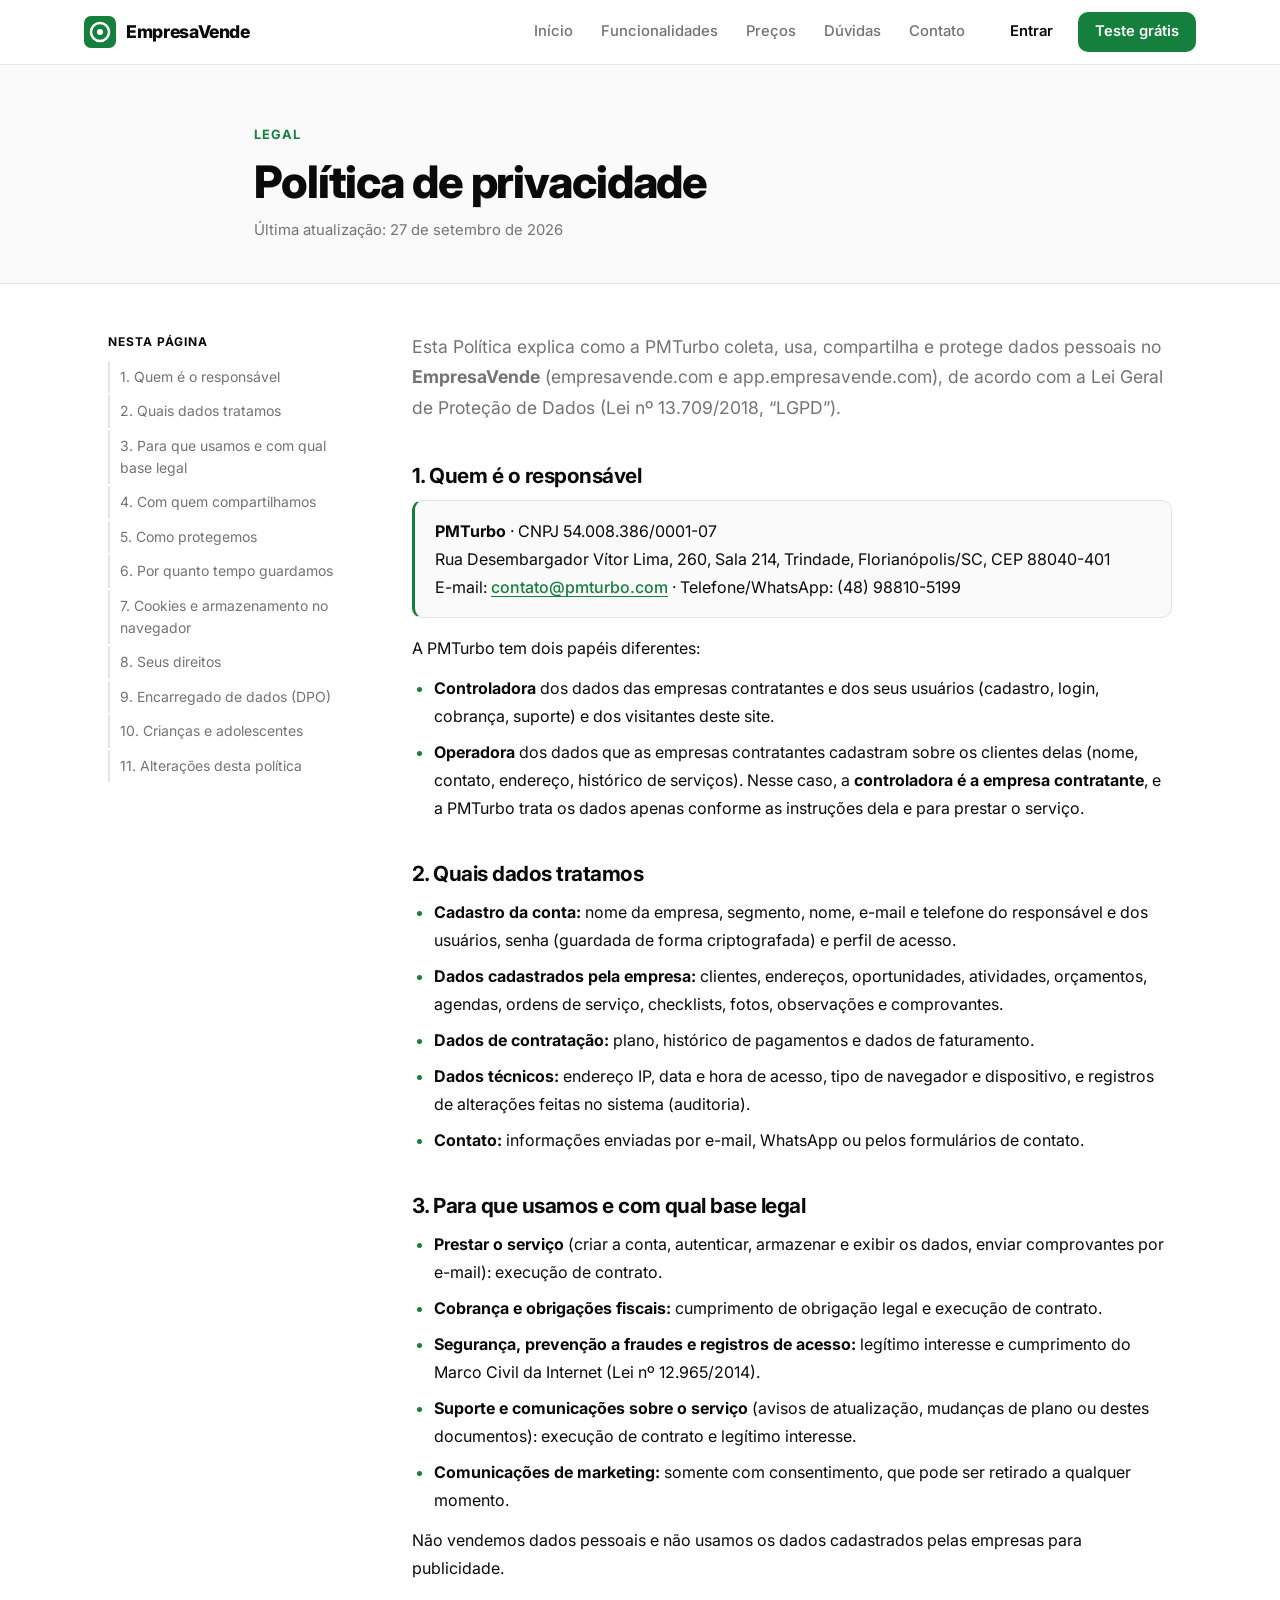
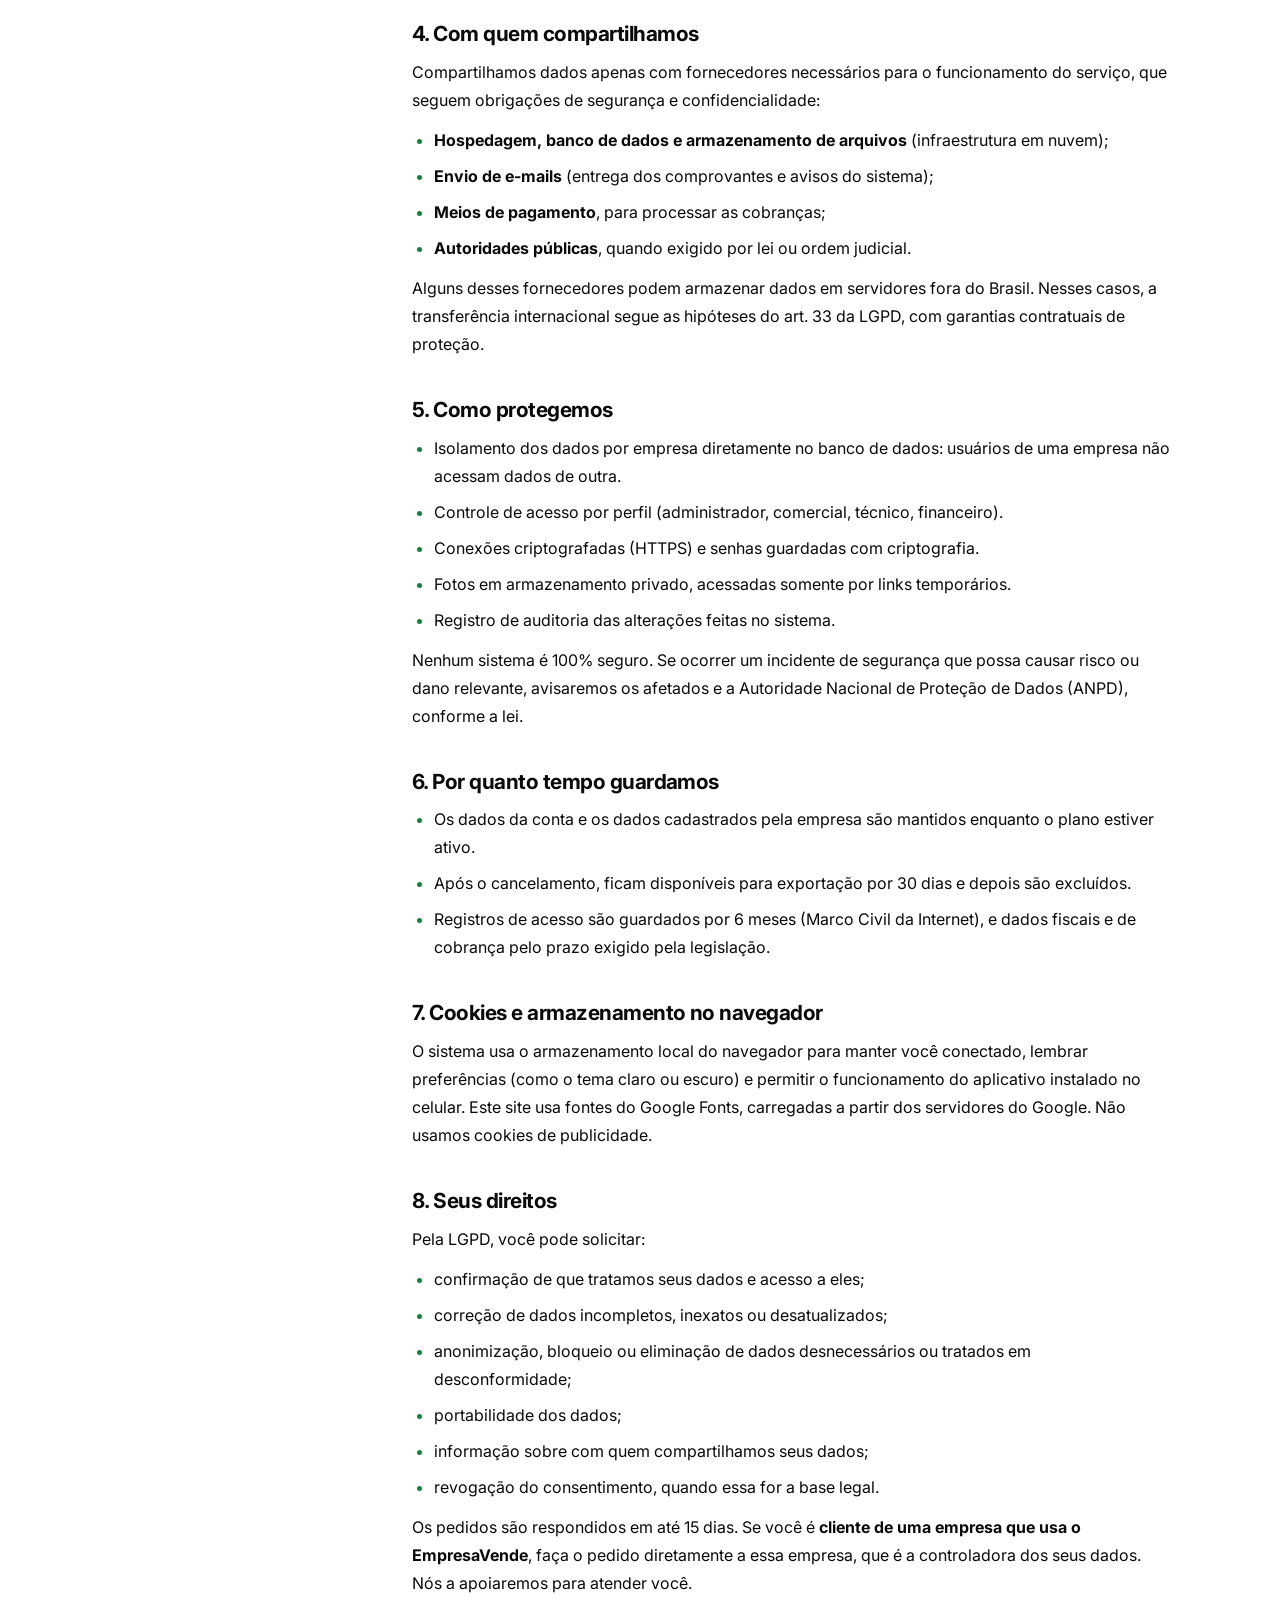
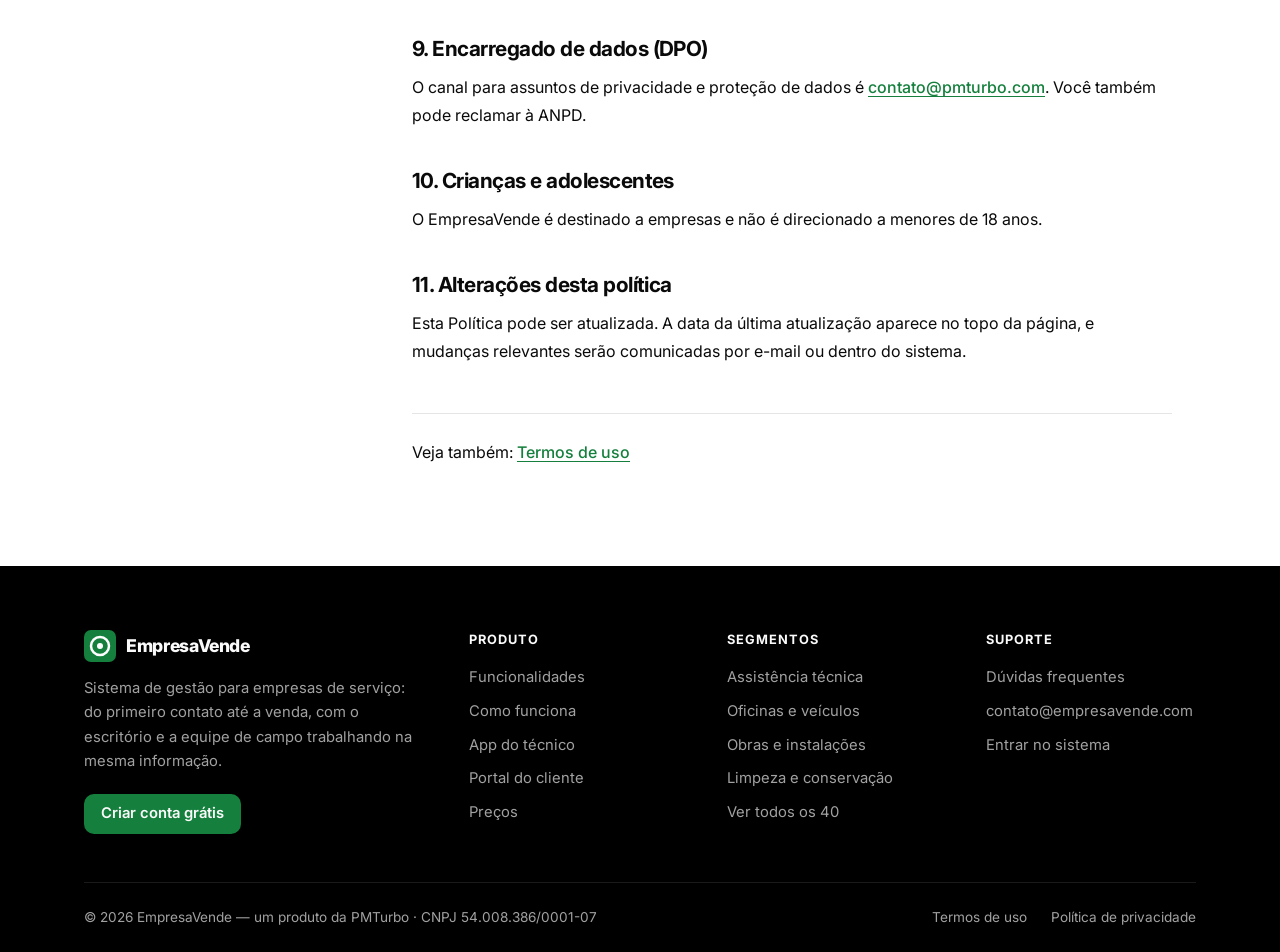
<file: politica-de-privacidade/index.html>
<!doctype html>
<html lang="pt-BR">
  <head>
    <meta charset="UTF-8" />
    <meta name="viewport" content="width=device-width, initial-scale=1.0" />
    <title>Política de privacidade | EmpresaVende</title>
    <meta name="description" content="Como o EmpresaVende, da PMTurbo, trata e protege dados pessoais conforme a LGPD." />
    <meta name="theme-color" content="#15803d" />
    <link rel="icon" type="image/svg+xml" href="/favicon.svg" />
    <link rel="apple-touch-icon" href="/apple-touch-icon.png" />
    <link rel="canonical" href="https://empresavende.com/politica-de-privacidade/" />
    <meta property="og:type" content="website" />
    <meta property="og:locale" content="pt_BR" />
    <meta property="og:site_name" content="EmpresaVende" />
    <meta property="og:title" content="Política de privacidade | EmpresaVende" />
    <meta property="og:description" content="Como o EmpresaVende, da PMTurbo, trata e protege dados pessoais conforme a LGPD." />
    <meta property="og:url" content="https://empresavende.com/politica-de-privacidade/" />
    <meta property="og:image" content="https://empresavende.com/og-image.png" />
    <meta name="twitter:card" content="summary_large_image" />
    <link rel="preconnect" href="https://fonts.googleapis.com" />
    <link rel="preconnect" href="https://fonts.gstatic.com" crossorigin />
    <link href="https://fonts.googleapis.com/css2?family=Inter:wght@400;500;600;700;800&display=swap" rel="stylesheet" />
    <link rel="stylesheet" href="/styles.css" />
  </head>
  <body>
    <a class="skip" href="#conteudo">Pular para o conteúdo</a>

    <header class="header" id="topo">
      <div class="container header__inner">
        <a class="logo" href="/" aria-label="EmpresaVende — início">
          <img src="/favicon.svg" alt="" width="32" height="32" />
          <span>EmpresaVende</span>
        </a>

        <input type="checkbox" id="menu" class="menu-check" aria-label="Abrir menu" />
        <nav class="nav" id="nav" aria-label="Principal">
          <a href="/">Início</a>
          <a href="/#funcionalidades">Funcionalidades</a>
          <a href="/#precos">Preços</a>
          <a href="/#faq">Dúvidas</a>
          <a href="/#contato">Contato</a>
          <div class="nav__actions">
            <a class="btn btn--ghost" href="https://app.empresavende.com/login">Entrar</a>
            <a class="btn btn--primary" href="https://app.empresavende.com/cadastro">Teste grátis</a>
          </div>
        </nav>

        <label class="menu-toggle" for="menu" aria-hidden="true"><span></span><span></span><span></span></label>
      </div>
    </header>

    <main id="conteudo">
      <section class="legal-hero">
        <div class="container container--narrow">
          <p class="eyebrow">Legal</p>
          <h1>Política de privacidade</h1>
          <p class="legal__updated">Última atualização: 27 de setembro de 2026</p>
        </div>
      </section>

      <div class="container legal">
        <aside>
          <nav class="legal__toc" aria-label="Nesta página">
            <p>Nesta página</p>
            <a href="#p1">1. Quem é o responsável</a>
            <a href="#p2">2. Quais dados tratamos</a>
            <a href="#p3">3. Para que usamos e com qual base legal</a>
            <a href="#p4">4. Com quem compartilhamos</a>
            <a href="#p5">5. Como protegemos</a>
            <a href="#p6">6. Por quanto tempo guardamos</a>
            <a href="#p7">7. Cookies e armazenamento no navegador</a>
            <a href="#p8">8. Seus direitos</a>
            <a href="#p9">9. Encarregado de dados (DPO)</a>
            <a href="#p10">10. Crianças e adolescentes</a>
            <a href="#p11">11. Alterações desta política</a>
          </nav>
        </aside>
        <article class="legal__body">

<p class="legal__intro">Esta Política explica como a PMTurbo coleta, usa, compartilha e protege dados pessoais no <b>EmpresaVende</b> (empresavende.com e app.empresavende.com), de acordo com a Lei Geral de Proteção de Dados (Lei nº 13.709/2018, “LGPD”).</p>

<h2 id="p1">1. Quem é o responsável</h2>
<div class="legal__card">
            <p><b>PMTurbo</b> · CNPJ 54.008.386/0001-07</p>
            <p>Rua Desembargador Vítor Lima, 260, Sala 214, Trindade, Florianópolis/SC, CEP 88040-401</p>
            <p>E-mail: <a href="mailto:contato@pmturbo.com">contato@pmturbo.com</a> · Telefone/WhatsApp: (48) 98810-5199</p>
          </div>
<p>A PMTurbo tem dois papéis diferentes:</p>
<ul>
  <li><b>Controladora</b> dos dados das empresas contratantes e dos seus usuários (cadastro, login, cobrança, suporte) e dos visitantes deste site.</li>
  <li><b>Operadora</b> dos dados que as empresas contratantes cadastram sobre os clientes delas (nome, contato, endereço, histórico de serviços). Nesse caso, a <b>controladora é a empresa contratante</b>, e a PMTurbo trata os dados apenas conforme as instruções dela e para prestar o serviço.</li>
</ul>

<h2 id="p2">2. Quais dados tratamos</h2>
<ul>
  <li><b>Cadastro da conta:</b> nome da empresa, segmento, nome, e-mail e telefone do responsável e dos usuários, senha (guardada de forma criptografada) e perfil de acesso.</li>
  <li><b>Dados cadastrados pela empresa:</b> clientes, endereços, oportunidades, atividades, orçamentos, agendas, ordens de serviço, checklists, fotos, observações e comprovantes.</li>
  <li><b>Dados de contratação:</b> plano, histórico de pagamentos e dados de faturamento.</li>
  <li><b>Dados técnicos:</b> endereço IP, data e hora de acesso, tipo de navegador e dispositivo, e registros de alterações feitas no sistema (auditoria).</li>
  <li><b>Contato:</b> informações enviadas por e-mail, WhatsApp ou pelos formulários de contato.</li>
</ul>

<h2 id="p3">3. Para que usamos e com qual base legal</h2>
<ul>
  <li><b>Prestar o serviço</b> (criar a conta, autenticar, armazenar e exibir os dados, enviar comprovantes por e-mail): execução de contrato.</li>
  <li><b>Cobrança e obrigações fiscais:</b> cumprimento de obrigação legal e execução de contrato.</li>
  <li><b>Segurança, prevenção a fraudes e registros de acesso:</b> legítimo interesse e cumprimento do Marco Civil da Internet (Lei nº 12.965/2014).</li>
  <li><b>Suporte e comunicações sobre o serviço</b> (avisos de atualização, mudanças de plano ou destes documentos): execução de contrato e legítimo interesse.</li>
  <li><b>Comunicações de marketing:</b> somente com consentimento, que pode ser retirado a qualquer momento.</li>
</ul>
<p>Não vendemos dados pessoais e não usamos os dados cadastrados pelas empresas para publicidade.</p>

<h2 id="p4">4. Com quem compartilhamos</h2>
<p>Compartilhamos dados apenas com fornecedores necessários para o funcionamento do serviço, que seguem obrigações de segurança e confidencialidade:</p>
<ul>
  <li><b>Hospedagem, banco de dados e armazenamento de arquivos</b> (infraestrutura em nuvem);</li>
  <li><b>Envio de e-mails</b> (entrega dos comprovantes e avisos do sistema);</li>
  <li><b>Meios de pagamento</b>, para processar as cobranças;</li>
  <li><b>Autoridades públicas</b>, quando exigido por lei ou ordem judicial.</li>
</ul>
<p>Alguns desses fornecedores podem armazenar dados em servidores fora do Brasil. Nesses casos, a transferência internacional segue as hipóteses do art. 33 da LGPD, com garantias contratuais de proteção.</p>

<h2 id="p5">5. Como protegemos</h2>
<ul>
  <li>Isolamento dos dados por empresa diretamente no banco de dados: usuários de uma empresa não acessam dados de outra.</li>
  <li>Controle de acesso por perfil (administrador, comercial, técnico, financeiro).</li>
  <li>Conexões criptografadas (HTTPS) e senhas guardadas com criptografia.</li>
  <li>Fotos em armazenamento privado, acessadas somente por links temporários.</li>
  <li>Registro de auditoria das alterações feitas no sistema.</li>
</ul>
<p>Nenhum sistema é 100% seguro. Se ocorrer um incidente de segurança que possa causar risco ou dano relevante, avisaremos os afetados e a Autoridade Nacional de Proteção de Dados (ANPD), conforme a lei.</p>

<h2 id="p6">6. Por quanto tempo guardamos</h2>
<ul>
  <li>Os dados da conta e os dados cadastrados pela empresa são mantidos enquanto o plano estiver ativo.</li>
  <li>Após o cancelamento, ficam disponíveis para exportação por 30 dias e depois são excluídos.</li>
  <li>Registros de acesso são guardados por 6 meses (Marco Civil da Internet), e dados fiscais e de cobrança pelo prazo exigido pela legislação.</li>
</ul>

<h2 id="p7">7. Cookies e armazenamento no navegador</h2>
<p>O sistema usa o armazenamento local do navegador para manter você conectado, lembrar preferências (como o tema claro ou escuro) e permitir o funcionamento do aplicativo instalado no celular. Este site usa fontes do Google Fonts, carregadas a partir dos servidores do Google. Não usamos cookies de publicidade.</p>

<h2 id="p8">8. Seus direitos</h2>
<p>Pela LGPD, você pode solicitar:</p>
<ul>
  <li>confirmação de que tratamos seus dados e acesso a eles;</li>
  <li>correção de dados incompletos, inexatos ou desatualizados;</li>
  <li>anonimização, bloqueio ou eliminação de dados desnecessários ou tratados em desconformidade;</li>
  <li>portabilidade dos dados;</li>
  <li>informação sobre com quem compartilhamos seus dados;</li>
  <li>revogação do consentimento, quando essa for a base legal.</li>
</ul>
<p>Os pedidos são respondidos em até 15 dias. Se você é <b>cliente de uma empresa que usa o EmpresaVende</b>, faça o pedido diretamente a essa empresa, que é a controladora dos seus dados. Nós a apoiaremos para atender você.</p>

<h2 id="p9">9. Encarregado de dados (DPO)</h2>
<p>O canal para assuntos de privacidade e proteção de dados é <a href="mailto:contato@pmturbo.com">contato@pmturbo.com</a>. Você também pode reclamar à ANPD.</p>

<h2 id="p10">10. Crianças e adolescentes</h2>
<p>O EmpresaVende é destinado a empresas e não é direcionado a menores de 18 anos.</p>

<h2 id="p11">11. Alterações desta política</h2>
<p>Esta Política pode ser atualizada. A data da última atualização aparece no topo da página, e mudanças relevantes serão comunicadas por e-mail ou dentro do sistema.</p>

          <p class="legal__see">Veja também: <a href="/termos-de-uso/">Termos de uso</a></p>
        </article>
      </div>
    </main>

    <footer class="footer">
      <div class="container">
        <div class="footer__grid">
          <div class="footer__brand">
            <a class="logo" href="/">
              <img src="/favicon.svg" alt="" width="32" height="32" />
              <span>EmpresaVende</span>
            </a>
            <p>
              Sistema de gestão para empresas de serviço: do primeiro contato até a venda, com o escritório e a equipe
              de campo trabalhando na mesma informação.
            </p>
            <a class="btn btn--primary" href="https://app.empresavende.com/cadastro">Criar conta grátis</a>
          </div>

          <nav class="footer__col" aria-label="Produto">
            <h4>Produto</h4>
            <a href="/#funcionalidades">Funcionalidades</a>
            <a href="/#fluxo">Como funciona</a>
            <a href="/#tecnico">App do técnico</a>
            <a href="/#portal">Portal do cliente</a>
            <a href="/#precos">Preços</a>
          </nav>

          <nav class="footer__col" aria-label="Segmentos">
            <h4>Segmentos</h4>
            <a href="/#segmentos">Assistência técnica</a>
            <a href="/#segmentos">Oficinas e veículos</a>
            <a href="/#segmentos">Obras e instalações</a>
            <a href="/#segmentos">Limpeza e conservação</a>
            <a href="/#segmentos">Ver todos os 40</a>
          </nav>

          <nav class="footer__col" aria-label="Suporte">
            <h4>Suporte</h4>
            <a href="/#faq">Dúvidas frequentes</a>
            <a href="mailto:contato@empresavende.com">contato@empresavende.com</a>
            <a href="https://app.empresavende.com/login">Entrar no sistema</a>
          </nav>
        </div>

        <div class="footer__bottom">
          <p>© 2026 EmpresaVende — um produto da <a href="https://pmturbo.com/" rel="noopener">PMTurbo</a> · CNPJ 54.008.386/0001-07</p>
          <nav aria-label="Legal">
            <a href="/termos-de-uso/">Termos de uso</a>
            <a href="/politica-de-privacidade/">Política de privacidade</a>
          </nav>
        </div>
      </div>
    </footer>
  </body>
</html>
</file>
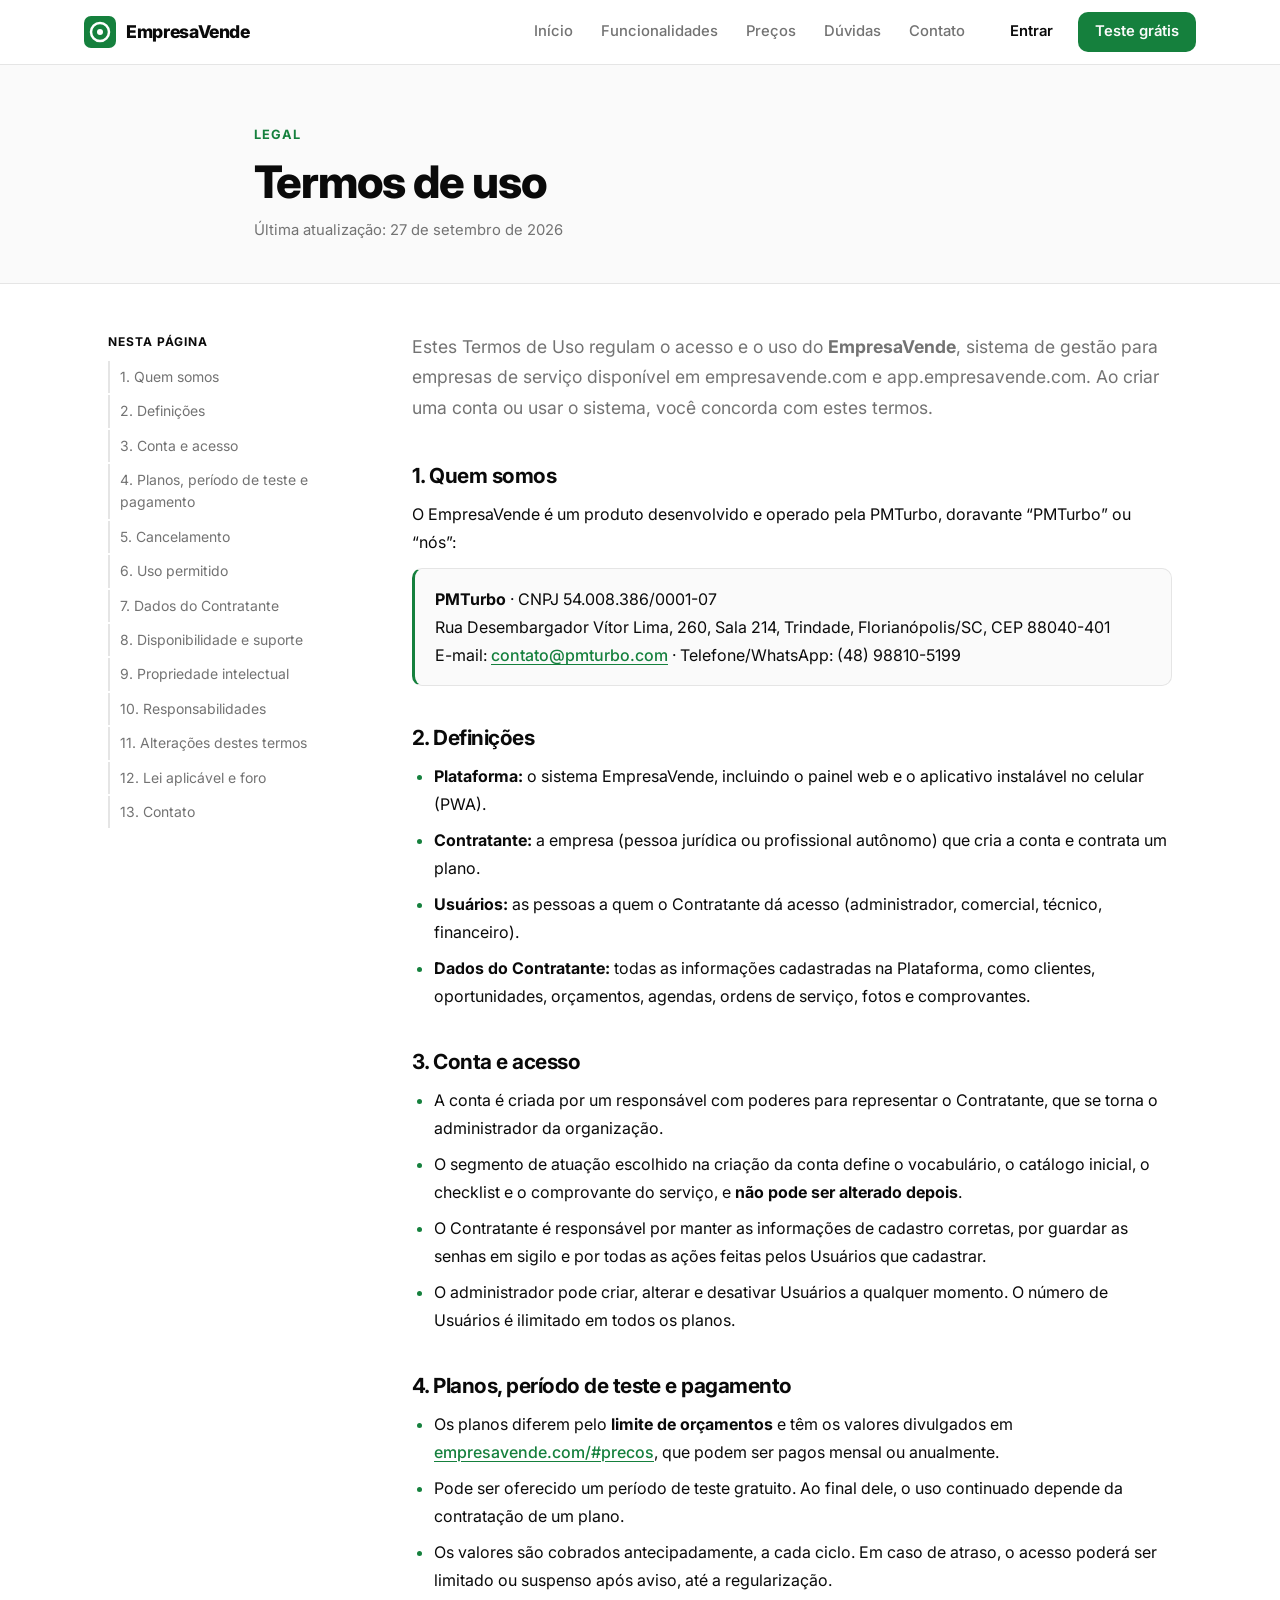
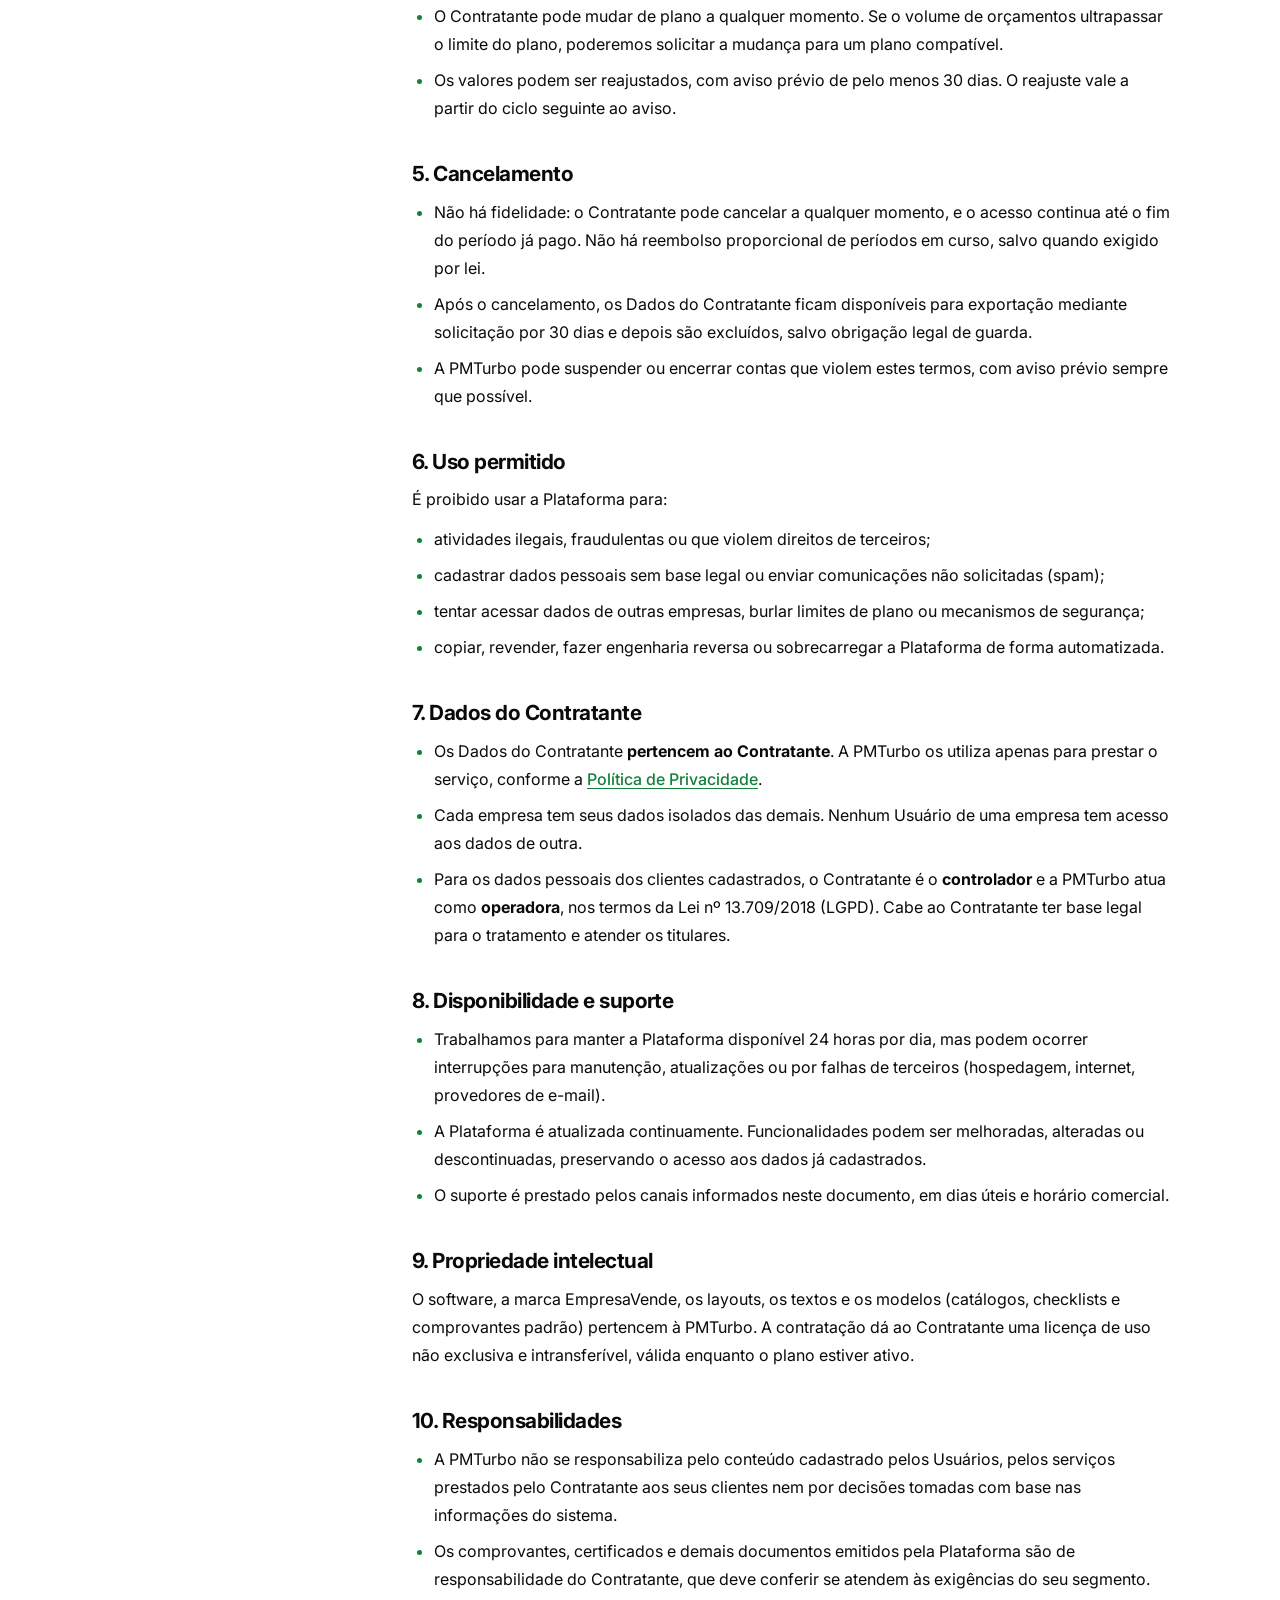
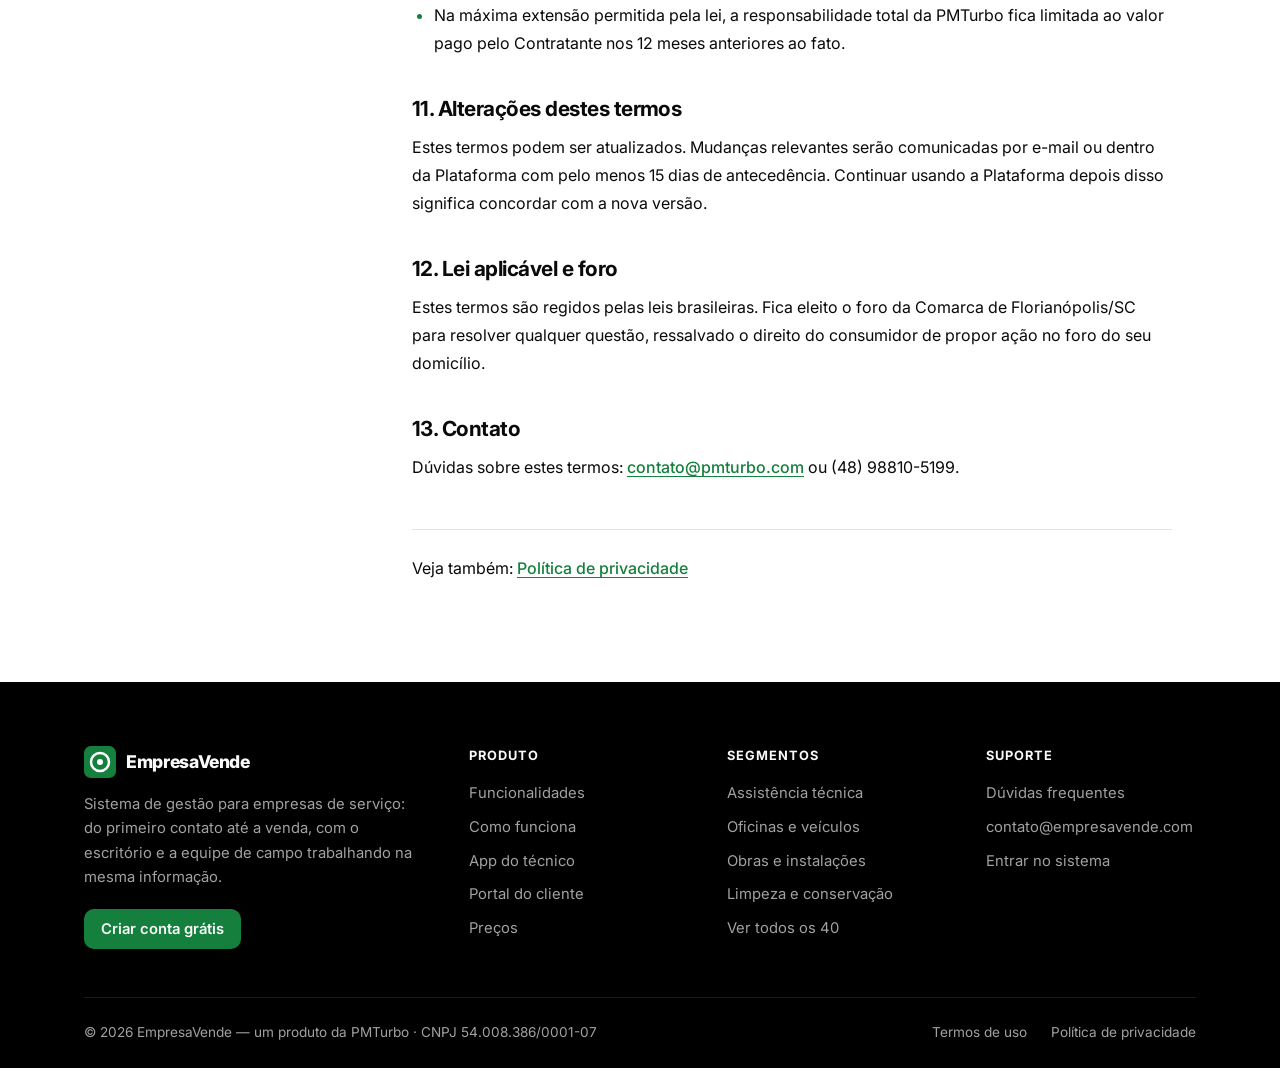
<file: termos-de-uso/index.html>
<!doctype html>
<html lang="pt-BR">
  <head>
    <meta charset="UTF-8" />
    <meta name="viewport" content="width=device-width, initial-scale=1.0" />
    <title>Termos de uso | EmpresaVende</title>
    <meta name="description" content="Termos de uso do EmpresaVende, sistema de gestão para empresas de serviço da PMTurbo." />
    <meta name="theme-color" content="#15803d" />
    <link rel="icon" type="image/svg+xml" href="/favicon.svg" />
    <link rel="apple-touch-icon" href="/apple-touch-icon.png" />
    <link rel="canonical" href="https://empresavende.com/termos-de-uso/" />
    <meta property="og:type" content="website" />
    <meta property="og:locale" content="pt_BR" />
    <meta property="og:site_name" content="EmpresaVende" />
    <meta property="og:title" content="Termos de uso | EmpresaVende" />
    <meta property="og:description" content="Termos de uso do EmpresaVende, sistema de gestão para empresas de serviço da PMTurbo." />
    <meta property="og:url" content="https://empresavende.com/termos-de-uso/" />
    <meta property="og:image" content="https://empresavende.com/og-image.png" />
    <meta name="twitter:card" content="summary_large_image" />
    <link rel="preconnect" href="https://fonts.googleapis.com" />
    <link rel="preconnect" href="https://fonts.gstatic.com" crossorigin />
    <link href="https://fonts.googleapis.com/css2?family=Inter:wght@400;500;600;700;800&display=swap" rel="stylesheet" />
    <link rel="stylesheet" href="/styles.css" />
  </head>
  <body>
    <a class="skip" href="#conteudo">Pular para o conteúdo</a>

    <header class="header" id="topo">
      <div class="container header__inner">
        <a class="logo" href="/" aria-label="EmpresaVende — início">
          <img src="/favicon.svg" alt="" width="32" height="32" />
          <span>EmpresaVende</span>
        </a>

        <input type="checkbox" id="menu" class="menu-check" aria-label="Abrir menu" />
        <nav class="nav" id="nav" aria-label="Principal">
          <a href="/">Início</a>
          <a href="/#funcionalidades">Funcionalidades</a>
          <a href="/#precos">Preços</a>
          <a href="/#faq">Dúvidas</a>
          <a href="/#contato">Contato</a>
          <div class="nav__actions">
            <a class="btn btn--ghost" href="https://app.empresavende.com/login">Entrar</a>
            <a class="btn btn--primary" href="https://app.empresavende.com/cadastro">Teste grátis</a>
          </div>
        </nav>

        <label class="menu-toggle" for="menu" aria-hidden="true"><span></span><span></span><span></span></label>
      </div>
    </header>

    <main id="conteudo">
      <section class="legal-hero">
        <div class="container container--narrow">
          <p class="eyebrow">Legal</p>
          <h1>Termos de uso</h1>
          <p class="legal__updated">Última atualização: 27 de setembro de 2026</p>
        </div>
      </section>

      <div class="container legal">
        <aside>
          <nav class="legal__toc" aria-label="Nesta página">
            <p>Nesta página</p>
            <a href="#t1">1. Quem somos</a>
            <a href="#t2">2. Definições</a>
            <a href="#t3">3. Conta e acesso</a>
            <a href="#t4">4. Planos, período de teste e pagamento</a>
            <a href="#t5">5. Cancelamento</a>
            <a href="#t6">6. Uso permitido</a>
            <a href="#t7">7. Dados do Contratante</a>
            <a href="#t8">8. Disponibilidade e suporte</a>
            <a href="#t9">9. Propriedade intelectual</a>
            <a href="#t10">10. Responsabilidades</a>
            <a href="#t11">11. Alterações destes termos</a>
            <a href="#t12">12. Lei aplicável e foro</a>
            <a href="#t13">13. Contato</a>
          </nav>
        </aside>
        <article class="legal__body">

<p class="legal__intro">Estes Termos de Uso regulam o acesso e o uso do <b>EmpresaVende</b>, sistema de gestão para empresas de serviço disponível em empresavende.com e app.empresavende.com. Ao criar uma conta ou usar o sistema, você concorda com estes termos.</p>

<h2 id="t1">1. Quem somos</h2>
<p>O EmpresaVende é um produto desenvolvido e operado pela PMTurbo, doravante “PMTurbo” ou “nós”:</p>
<div class="legal__card">
            <p><b>PMTurbo</b> · CNPJ 54.008.386/0001-07</p>
            <p>Rua Desembargador Vítor Lima, 260, Sala 214, Trindade, Florianópolis/SC, CEP 88040-401</p>
            <p>E-mail: <a href="mailto:contato@pmturbo.com">contato@pmturbo.com</a> · Telefone/WhatsApp: (48) 98810-5199</p>
          </div>

<h2 id="t2">2. Definições</h2>
<ul>
  <li><b>Plataforma:</b> o sistema EmpresaVende, incluindo o painel web e o aplicativo instalável no celular (PWA).</li>
  <li><b>Contratante:</b> a empresa (pessoa jurídica ou profissional autônomo) que cria a conta e contrata um plano.</li>
  <li><b>Usuários:</b> as pessoas a quem o Contratante dá acesso (administrador, comercial, técnico, financeiro).</li>
  <li><b>Dados do Contratante:</b> todas as informações cadastradas na Plataforma, como clientes, oportunidades, orçamentos, agendas, ordens de serviço, fotos e comprovantes.</li>
</ul>

<h2 id="t3">3. Conta e acesso</h2>
<ul>
  <li>A conta é criada por um responsável com poderes para representar o Contratante, que se torna o administrador da organização.</li>
  <li>O segmento de atuação escolhido na criação da conta define o vocabulário, o catálogo inicial, o checklist e o comprovante do serviço, e <b>não pode ser alterado depois</b>.</li>
  <li>O Contratante é responsável por manter as informações de cadastro corretas, por guardar as senhas em sigilo e por todas as ações feitas pelos Usuários que cadastrar.</li>
  <li>O administrador pode criar, alterar e desativar Usuários a qualquer momento. O número de Usuários é ilimitado em todos os planos.</li>
</ul>

<h2 id="t4">4. Planos, período de teste e pagamento</h2>
<ul>
  <li>Os planos diferem pelo <b>limite de orçamentos</b> e têm os valores divulgados em <a href="/#precos">empresavende.com/#precos</a>, que podem ser pagos mensal ou anualmente.</li>
  <li>Pode ser oferecido um período de teste gratuito. Ao final dele, o uso continuado depende da contratação de um plano.</li>
  <li>Os valores são cobrados antecipadamente, a cada ciclo. Em caso de atraso, o acesso poderá ser limitado ou suspenso após aviso, até a regularização.</li>
  <li>O Contratante pode mudar de plano a qualquer momento. Se o volume de orçamentos ultrapassar o limite do plano, poderemos solicitar a mudança para um plano compatível.</li>
  <li>Os valores podem ser reajustados, com aviso prévio de pelo menos 30 dias. O reajuste vale a partir do ciclo seguinte ao aviso.</li>
</ul>

<h2 id="t5">5. Cancelamento</h2>
<ul>
  <li>Não há fidelidade: o Contratante pode cancelar a qualquer momento, e o acesso continua até o fim do período já pago. Não há reembolso proporcional de períodos em curso, salvo quando exigido por lei.</li>
  <li>Após o cancelamento, os Dados do Contratante ficam disponíveis para exportação mediante solicitação por 30 dias e depois são excluídos, salvo obrigação legal de guarda.</li>
  <li>A PMTurbo pode suspender ou encerrar contas que violem estes termos, com aviso prévio sempre que possível.</li>
</ul>

<h2 id="t6">6. Uso permitido</h2>
<p>É proibido usar a Plataforma para:</p>
<ul>
  <li>atividades ilegais, fraudulentas ou que violem direitos de terceiros;</li>
  <li>cadastrar dados pessoais sem base legal ou enviar comunicações não solicitadas (spam);</li>
  <li>tentar acessar dados de outras empresas, burlar limites de plano ou mecanismos de segurança;</li>
  <li>copiar, revender, fazer engenharia reversa ou sobrecarregar a Plataforma de forma automatizada.</li>
</ul>

<h2 id="t7">7. Dados do Contratante</h2>
<ul>
  <li>Os Dados do Contratante <b>pertencem ao Contratante</b>. A PMTurbo os utiliza apenas para prestar o serviço, conforme a <a href="/politica-de-privacidade/">Política de Privacidade</a>.</li>
  <li>Cada empresa tem seus dados isolados das demais. Nenhum Usuário de uma empresa tem acesso aos dados de outra.</li>
  <li>Para os dados pessoais dos clientes cadastrados, o Contratante é o <b>controlador</b> e a PMTurbo atua como <b>operadora</b>, nos termos da Lei nº 13.709/2018 (LGPD). Cabe ao Contratante ter base legal para o tratamento e atender os titulares.</li>
</ul>

<h2 id="t8">8. Disponibilidade e suporte</h2>
<ul>
  <li>Trabalhamos para manter a Plataforma disponível 24 horas por dia, mas podem ocorrer interrupções para manutenção, atualizações ou por falhas de terceiros (hospedagem, internet, provedores de e-mail).</li>
  <li>A Plataforma é atualizada continuamente. Funcionalidades podem ser melhoradas, alteradas ou descontinuadas, preservando o acesso aos dados já cadastrados.</li>
  <li>O suporte é prestado pelos canais informados neste documento, em dias úteis e horário comercial.</li>
</ul>

<h2 id="t9">9. Propriedade intelectual</h2>
<p>O software, a marca EmpresaVende, os layouts, os textos e os modelos (catálogos, checklists e comprovantes padrão) pertencem à PMTurbo. A contratação dá ao Contratante uma licença de uso não exclusiva e intransferível, válida enquanto o plano estiver ativo.</p>

<h2 id="t10">10. Responsabilidades</h2>
<ul>
  <li>A PMTurbo não se responsabiliza pelo conteúdo cadastrado pelos Usuários, pelos serviços prestados pelo Contratante aos seus clientes nem por decisões tomadas com base nas informações do sistema.</li>
  <li>Os comprovantes, certificados e demais documentos emitidos pela Plataforma são de responsabilidade do Contratante, que deve conferir se atendem às exigências do seu segmento.</li>
  <li>Na máxima extensão permitida pela lei, a responsabilidade total da PMTurbo fica limitada ao valor pago pelo Contratante nos 12 meses anteriores ao fato.</li>
</ul>

<h2 id="t11">11. Alterações destes termos</h2>
<p>Estes termos podem ser atualizados. Mudanças relevantes serão comunicadas por e-mail ou dentro da Plataforma com pelo menos 15 dias de antecedência. Continuar usando a Plataforma depois disso significa concordar com a nova versão.</p>

<h2 id="t12">12. Lei aplicável e foro</h2>
<p>Estes termos são regidos pelas leis brasileiras. Fica eleito o foro da Comarca de Florianópolis/SC para resolver qualquer questão, ressalvado o direito do consumidor de propor ação no foro do seu domicílio.</p>

<h2 id="t13">13. Contato</h2>
<p>Dúvidas sobre estes termos: <a href="mailto:contato@pmturbo.com">contato@pmturbo.com</a> ou (48) 98810-5199.</p>

          <p class="legal__see">Veja também: <a href="/politica-de-privacidade/">Política de privacidade</a></p>
        </article>
      </div>
    </main>

    <footer class="footer">
      <div class="container">
        <div class="footer__grid">
          <div class="footer__brand">
            <a class="logo" href="/">
              <img src="/favicon.svg" alt="" width="32" height="32" />
              <span>EmpresaVende</span>
            </a>
            <p>
              Sistema de gestão para empresas de serviço: do primeiro contato até a venda, com o escritório e a equipe
              de campo trabalhando na mesma informação.
            </p>
            <a class="btn btn--primary" href="https://app.empresavende.com/cadastro">Criar conta grátis</a>
          </div>

          <nav class="footer__col" aria-label="Produto">
            <h4>Produto</h4>
            <a href="/#funcionalidades">Funcionalidades</a>
            <a href="/#fluxo">Como funciona</a>
            <a href="/#tecnico">App do técnico</a>
            <a href="/#portal">Portal do cliente</a>
            <a href="/#precos">Preços</a>
          </nav>

          <nav class="footer__col" aria-label="Segmentos">
            <h4>Segmentos</h4>
            <a href="/#segmentos">Assistência técnica</a>
            <a href="/#segmentos">Oficinas e veículos</a>
            <a href="/#segmentos">Obras e instalações</a>
            <a href="/#segmentos">Limpeza e conservação</a>
            <a href="/#segmentos">Ver todos os 40</a>
          </nav>

          <nav class="footer__col" aria-label="Suporte">
            <h4>Suporte</h4>
            <a href="/#faq">Dúvidas frequentes</a>
            <a href="mailto:contato@empresavende.com">contato@empresavende.com</a>
            <a href="https://app.empresavende.com/login">Entrar no sistema</a>
          </nav>
        </div>

        <div class="footer__bottom">
          <p>© 2026 EmpresaVende — um produto da <a href="https://pmturbo.com/" rel="noopener">PMTurbo</a> · CNPJ 54.008.386/0001-07</p>
          <nav aria-label="Legal">
            <a href="/termos-de-uso/">Termos de uso</a>
            <a href="/politica-de-privacidade/">Política de privacidade</a>
          </nav>
        </div>
      </div>
    </footer>
  </body>
</html>
</file>
<file: styles.css>
/* Cores = tokens do app (app.empresavende.com/src/index.css). Manter em sincronia. */
:root {
  --background: oklch(1 0 0);
  --foreground: oklch(0.145 0 0);
  --card: oklch(1 0 0);
  --primary: oklch(0.527 0.137 150.07);
  --primary-foreground: oklch(0.985 0 0);
  --secondary: oklch(0.97 0 0);
  --secondary-foreground: oklch(0.205 0 0);
  --muted: oklch(0.97 0 0);
  --muted-foreground: oklch(0.556 0 0);
  --destructive: oklch(0.577 0.245 27.325);
  --border: oklch(0.922 0 0);
  --ring: oklch(0.527 0.137 150.07);
  --sidebar: oklch(0.985 0 0);
  --radius: 0.625rem;

  /* Paleta do tema escuro do app (usada na seção do técnico e no CTA). */
  --dark-background: oklch(0.145 0 0);
  --dark-card: oklch(0.205 0 0);
  --dark-muted: oklch(0.269 0 0);
  --dark-foreground: oklch(0.985 0 0);
  --dark-muted-foreground: oklch(0.708 0 0);
  --dark-primary: oklch(0.723 0.192 149.58);
  --dark-border: oklch(1 0 0 / 10%);

  /* Derivados do primary */
  --primary-soft: oklch(0.527 0.137 150.07 / 10%);
  --primary-strong: oklch(0.46 0.13 150.07);

  --shadow: 0 1px 2px oklch(0 0 0 / 5%), 0 8px 24px oklch(0 0 0 / 6%);
  --shadow-lg: 0 24px 60px oklch(0 0 0 / 14%);
  --font: 'Inter', system-ui, -apple-system, 'Segoe UI', sans-serif;
  --container: 1160px;
  color-scheme: light;
}

*,
*::before,
*::after {
  box-sizing: border-box;
}
html {
  scroll-behavior: smooth;
  scroll-padding-top: 80px;
  -webkit-text-size-adjust: 100%;
}
body {
  margin: 0;
  font-family: var(--font);
  background: var(--background);
  color: var(--foreground);
  line-height: 1.6;
  -webkit-font-smoothing: antialiased;
  overflow-x: hidden;
}
img,
svg {
  display: block;
  max-width: 100%;
}
a {
  color: inherit;
  text-decoration: none;
}
button {
  font: inherit;
  cursor: pointer;
}
h1,
h2,
h3 {
  line-height: 1.15;
  letter-spacing: -0.025em;
  margin: 0;
}
p {
  margin: 0;
}
:focus-visible {
  outline: 3px solid color-mix(in oklch, var(--ring) 50%, transparent);
  outline-offset: 2px;
}

.sr-only,
.menu-check {
  position: absolute;
  width: 1px;
  height: 1px;
  opacity: 0;
  pointer-events: none;
}
.menu-check:focus-visible ~ .menu-toggle,
.sr-only:focus-visible + * {
  outline: 3px solid color-mix(in oklch, var(--ring) 50%, transparent);
}
.skip {
  position: absolute;
  left: -999px;
}
.skip:focus {
  left: 16px;
  top: 16px;
  z-index: 100;
  background: var(--primary);
  color: var(--primary-foreground);
  padding: 8px 14px;
  border-radius: var(--radius);
}

.container {
  width: 100%;
  max-width: var(--container);
  margin: 0 auto;
  padding: 0 16px;
}
@media (min-width: 640px) {
  .container {
    padding: 0 24px;
  }
}
.container--narrow {
  max-width: 820px;
}

/* ---------- Botões (mesmo raio e pesos dos botões shadcn do app) ---------- */
.btn {
  display: inline-flex;
  align-items: center;
  justify-content: center;
  gap: 8px;
  height: 40px;
  padding: 0 16px;
  border-radius: var(--radius);
  font-weight: 600;
  font-size: 0.925rem;
  border: 1px solid transparent;
  transition:
    background 0.15s,
    border-color 0.15s,
    transform 0.15s;
  white-space: nowrap;
}
.btn:active {
  transform: translateY(1px);
}
.btn--lg {
  height: 50px;
  padding: 0 24px;
  font-size: 1rem;
}
.btn--block {
  width: 100%;
}
.btn--primary {
  background: var(--primary);
  color: var(--primary-foreground);
}
.btn--primary:hover {
  background: color-mix(in oklch, var(--primary) 90%, black);
}
.btn--outline {
  background: var(--background);
  border-color: var(--border);
  color: var(--foreground);
}
.btn--outline:hover {
  background: var(--muted);
}
.btn--ghost:hover {
  background: var(--muted);
}
.btn--white {
  background: #fff;
  color: oklch(0.145 0 0);
}
.btn--white:hover {
  background: oklch(0.97 0 0);
}
.btn--ghost-light {
  color: #fff;
  border-color: oklch(1 0 0 / 35%);
}
.btn--ghost-light:hover {
  background: oklch(1 0 0 / 10%);
}

/* ---------- Header ---------- */
.header {
  position: sticky;
  top: 0;
  z-index: 50;
  background: color-mix(in oklch, var(--background) 85%, transparent);
  backdrop-filter: saturate(1.6) blur(12px);
  -webkit-backdrop-filter: saturate(1.6) blur(12px);
  border-bottom: 1px solid var(--border);
}
.header__inner {
  display: flex;
  align-items: center;
  justify-content: space-between;
  height: 64px;
  gap: 16px;
}
.logo {
  display: flex;
  align-items: center;
  gap: 10px;
  font-weight: 800;
  font-size: 1.1rem;
  letter-spacing: -0.02em;
}
.nav {
  display: flex;
  align-items: center;
  gap: 4px;
}
.nav > a {
  padding: 8px 12px;
  border-radius: var(--radius);
  font-size: 0.925rem;
  font-weight: 500;
  color: var(--muted-foreground);
}
.nav > a:hover {
  color: var(--foreground);
  background: var(--muted);
}
.nav__actions {
  display: flex;
  gap: 8px;
  margin-left: 12px;
}
.menu-toggle {
  display: none;
  width: 44px;
  height: 44px;
  border: 1px solid var(--border);
  background: var(--background);
  border-radius: var(--radius);
  flex-direction: column;
  align-items: center;
  justify-content: center;
  gap: 5px;
}
.menu-toggle span {
  width: 18px;
  height: 2px;
  background: var(--foreground);
  border-radius: 2px;
  transition: transform 0.2s, opacity 0.2s;
}
.menu-check:checked ~ .menu-toggle span:nth-child(1) {
  transform: translateY(7px) rotate(45deg);
}
.menu-check:checked ~ .menu-toggle span:nth-child(2) {
  opacity: 0;
}
.menu-check:checked ~ .menu-toggle span:nth-child(3) {
  transform: translateY(-7px) rotate(-45deg);
}

@media (max-width: 1100px) {
  .menu-toggle {
    display: flex;
  }
  .nav {
    position: absolute;
    top: 64px;
    left: 0;
    right: 0;
    flex-direction: column;
    align-items: stretch;
    gap: 2px;
    padding: 12px 16px 20px;
    background: var(--background);
    border-bottom: 1px solid var(--border);
    box-shadow: var(--shadow);
    display: none;
  }
  .menu-check:checked ~ .nav {
    display: flex;
  }

  .nav > a {
    padding: 12px;
    font-size: 1rem;
  }
  .nav__actions {
    margin: 8px 0 0;
    flex-direction: column;
  }
  .nav__actions .btn {
    height: 48px;
  }
}

/* ---------- Tipografia de seção ---------- */
.eyebrow {
  display: inline-block;
  font-size: 0.8rem;
  font-weight: 700;
  letter-spacing: 0.08em;
  text-transform: uppercase;
  color: var(--primary);
  margin-bottom: 12px;
}
.eyebrow--light {
  color: var(--dark-primary);
}
.lead {
  font-size: 1.125rem;
  color: var(--muted-foreground);
}
.section {
  padding: 80px 0;
}
@media (min-width: 900px) {
  .section {
    padding: 112px 0;
  }
}
.section--soft {
  background: var(--sidebar);
  border-top: 1px solid var(--border);
  border-bottom: 1px solid var(--border);
}
.section__head {
  text-align: center;
  max-width: 720px;
  margin: 0 auto 48px;
}
.section__head h2 {
  font-size: clamp(1.75rem, 4vw, 2.6rem);
  margin-bottom: 14px;
}
.section__head p:not(.eyebrow) {
  color: var(--muted-foreground);
  font-size: 1.075rem;
}

/* ---------- Hero ---------- */
.hero {
  position: relative;
  padding: 56px 0 72px;
  overflow: hidden;
}
.hero::before {
  content: '';
  position: absolute;
  inset: -40% -10% auto auto;
  width: 900px;
  height: 900px;
  background: radial-gradient(closest-side, var(--primary-soft), transparent);
  pointer-events: none;
}
.hero__grid {
  position: relative;
  display: grid;
  gap: 56px;
  align-items: center;
}
@media (min-width: 1000px) {
  .hero {
    padding: 88px 0 112px;
  }
  .hero__grid {
    grid-template-columns: 1.05fr 1fr;
  }
}
.hero h1 {
  font-size: clamp(2.2rem, 5.6vw, 3.6rem);
  font-weight: 800;
  letter-spacing: -0.035em;
  margin-bottom: 20px;
}
.hero h1 em {
  font-style: normal;
  color: var(--primary);
}
.hero__cta {
  display: flex;
  flex-wrap: wrap;
  gap: 12px;
  margin-top: 32px;
}
@media (max-width: 480px) {
  .hero__cta .btn {
    width: 100%;
  }
}
.hero__checks {
  display: flex;
  flex-wrap: wrap;
  gap: 8px 20px;
  list-style: none;
  padding: 0;
  margin: 24px 0 0;
  font-size: 0.9rem;
  color: var(--muted-foreground);
}
.hero__checks li::before,
.checks li::before {
  content: '';
  display: inline-block;
  width: 18px;
  height: 18px;
  margin-right: 8px;
  vertical-align: -4px;
  border-radius: 50%;
  background: var(--primary-soft)
    url("data:image/svg+xml,%3Csvg xmlns='http://www.w3.org/2000/svg' viewBox='0 0 24 24' fill='none' stroke='%2315803d' stroke-width='3.2' stroke-linecap='round' stroke-linejoin='round'%3E%3Cpath d='M6 12.5l4 4 8-9'/%3E%3C/svg%3E")
    center / 12px no-repeat;
}

/* Mockup do painel */
.hero__visual {
  position: relative;
  padding-right: 96px;
  padding-bottom: 24px;
}
@media (max-width: 560px) {
  .hero__visual {
    padding-right: 0;
  }
}
.mock {
  background: var(--card);
  border: 1px solid var(--border);
  border-radius: calc(var(--radius) * 1.8);
  box-shadow: var(--shadow-lg);
  overflow: hidden;
}
.mock__bar {
  display: flex;
  align-items: center;
  gap: 6px;
  padding: 12px 14px;
  border-bottom: 1px solid var(--border);
  background: var(--sidebar);
}
.mock__bar i {
  width: 10px;
  height: 10px;
  border-radius: 50%;
  background: var(--border);
}
.mock__bar span {
  margin-left: 10px;
  font-size: 0.75rem;
  color: var(--muted-foreground);
  background: var(--muted);
  padding: 3px 10px;
  border-radius: 999px;
  white-space: nowrap;
  overflow: hidden;
  text-overflow: ellipsis;
}
.mock__body {
  padding: 18px;
}
.mock__stats {
  display: grid;
  grid-template-columns: repeat(3, 1fr);
  gap: 10px;
  margin-bottom: 16px;
}
.mock__stats div {
  border: 1px solid var(--border);
  border-radius: var(--radius);
  padding: 10px 12px;
  min-width: 0;
}
.mock__stats small {
  display: block;
  font-size: 0.68rem;
  line-height: 1.25;
  color: var(--muted-foreground);
}
.mock__stats b {
  display: block;
  font-size: 1.1rem;
  letter-spacing: -0.02em;
  white-space: nowrap;
}
.mock__stats span {
  font-size: 0.68rem;
  color: var(--muted-foreground);
}
.mock__stats .up {
  color: var(--primary);
  font-weight: 600;
}
.mock__kanban {
  display: grid;
  grid-template-columns: repeat(3, 1fr);
  gap: 10px;
}
.mock__kanban .col {
  background: var(--muted);
  border-radius: var(--radius);
  padding: 10px;
  min-height: 150px;
  min-width: 0;
}
.mock__kanban h6 {
  margin: 0 0 8px;
  font-size: 0.68rem;
  font-weight: 600;
  color: var(--muted-foreground);
  display: flex;
  align-items: center;
  gap: 6px;
  line-height: 1.25;
}
.mock__kanban h6 i {
  width: 8px;
  height: 8px;
  border-radius: 50%;
  flex: none;
}
.stage-1 {
  background: oklch(0.708 0 0);
}
.stage-2 {
  background: color-mix(in oklch, var(--primary) 55%, oklch(0.87 0 0));
}
.stage-3 {
  background: var(--primary);
}
.mock__kanban .card {
  background: var(--card);
  border: 1px solid var(--border);
  border-radius: calc(var(--radius) * 0.8);
  padding: 8px 10px;
  font-size: 0.72rem;
  font-weight: 600;
  margin-bottom: 6px;
  line-height: 1.3;
}
.mock__kanban .card small {
  display: block;
  font-weight: 500;
  color: var(--muted-foreground);
}
.mock__kanban .card--ok {
  border-left: 3px solid var(--primary);
}

/* Celular */
.phone {
  position: absolute;
  right: 0;
  bottom: -64px;
  width: 200px;
  background: oklch(0.145 0 0);
  border-radius: 32px;
  padding: 9px;
  box-shadow: var(--shadow-lg);
}
@media (max-width: 560px) {
  .phone {
    display: none;
  }
}
.phone__notch {
  position: absolute;
  top: 9px;
  left: 50%;
  transform: translateX(-50%);
  width: 64px;
  height: 16px;
  background: oklch(0.145 0 0);
  border-radius: 0 0 10px 10px;
  z-index: 1;
}
.phone__screen {
  background: oklch(1 0 0);
  color: oklch(0.145 0 0);
  border-radius: 24px;
  padding: 30px 14px 14px;
}
.phone__title {
  font-weight: 700;
  font-size: 0.85rem;
}
.phone__sub {
  font-size: 0.66rem;
  color: oklch(0.556 0 0);
  margin-bottom: 10px;
}
.phone__list {
  list-style: none;
  margin: 0 0 12px;
  padding: 0;
}
.phone__list li {
  font-size: 0.7rem;
  padding: 7px 0 7px 22px;
  border-bottom: 1px solid oklch(0.922 0 0);
  position: relative;
}
.phone__list li::before {
  content: '';
  position: absolute;
  left: 0;
  top: 8px;
  width: 14px;
  height: 14px;
  border-radius: 4px;
  border: 1.5px solid oklch(0.87 0 0);
}
.phone__list li.done::before {
  background: oklch(0.527 0.137 150.07)
    url("data:image/svg+xml,%3Csvg xmlns='http://www.w3.org/2000/svg' viewBox='0 0 24 24' fill='none' stroke='white' stroke-width='3.5' stroke-linecap='round' stroke-linejoin='round'%3E%3Cpath d='M6 12.5l4 4 8-9'/%3E%3C/svg%3E")
    center / 10px no-repeat;
  border-color: oklch(0.527 0.137 150.07);
}
.phone__btn {
  display: block;
  text-align: center;
  background: oklch(0.527 0.137 150.07);
  color: oklch(0.985 0 0);
  font-weight: 700;
  font-size: 0.72rem;
  padding: 11px;
  border-radius: 12px;
}

/* ---------- Fluxo (3 etapas) ---------- */
.stages {
  list-style: none;
  padding: 0;
  margin: 0;
  display: grid;
  gap: 36px;
}
@media (min-width: 900px) {
  .stages {
    grid-template-columns: repeat(3, 1fr);
    gap: 40px;
  }
}
.stage {
  position: relative;
  background: var(--card);
  border: 1px solid var(--border);
  border-radius: calc(var(--radius) * 1.8);
  padding: 24px;
  box-shadow: var(--shadow);
}
/* seta entre as etapas */
.stage:not(:last-child)::after {
  content: '';
  position: absolute;
  width: 28px;
  height: 28px;
  border-radius: 50%;
  background: var(--primary)
    url("data:image/svg+xml,%3Csvg xmlns='http://www.w3.org/2000/svg' viewBox='0 0 24 24' fill='none' stroke='white' stroke-width='3' stroke-linecap='round' stroke-linejoin='round'%3E%3Cpath d='M12 5v14M6 13l6 6 6-6'/%3E%3C/svg%3E")
    center / 14px no-repeat;
  left: 50%;
  bottom: -22px;
  transform: translateX(-50%);
  z-index: 1;
  box-shadow: 0 0 0 5px var(--sidebar);
}
@media (min-width: 900px) {
  .stage:not(:last-child)::after {
    left: auto;
    right: -34px;
    top: 50%;
    bottom: auto;
    transform: translateY(-50%) rotate(-90deg);
  }
}
.stage__head {
  display: flex;
  align-items: center;
  gap: 14px;
  padding-bottom: 18px;
  margin-bottom: 18px;
  border-bottom: 1px solid var(--border);
}
.stage__num {
  display: grid;
  place-items: center;
  width: 44px;
  height: 44px;
  flex: none;
  border-radius: var(--radius);
  background: var(--primary);
  color: var(--primary-foreground);
  font-weight: 800;
  font-size: 1.1rem;
}
.stage__head h3 {
  font-size: 1.2rem;
}
.stage__head p {
  font-size: 0.85rem;
  color: var(--muted-foreground);
}
.stage__steps {
  list-style: none;
  margin: 0;
  padding: 0;
  display: grid;
  gap: 14px;
}
.stage__steps li {
  position: relative;
  padding-left: 26px;
  font-size: 0.95rem;
}
.stage__steps li::before {
  content: '';
  position: absolute;
  left: 4px;
  top: 7px;
  width: 9px;
  height: 9px;
  border-radius: 50%;
  border: 2px solid var(--primary);
  background: var(--card);
}
.stage__steps li:not(:last-child)::after {
  content: '';
  position: absolute;
  left: 8px;
  top: 20px;
  bottom: -12px;
  width: 2px;
  background: color-mix(in oklch, var(--primary) 25%, transparent);
}

.datastrip {
  margin-top: 40px;
  display: flex;
  flex-wrap: wrap;
  align-items: center;
  justify-content: center;
  gap: 8px;
}
.datastrip__label {
  font-weight: 700;
  margin-right: 4px;
}
.datastrip span:not(.datastrip__label) {
  background: var(--card);
  border: 1px solid var(--border);
  border-radius: 999px;
  padding: 6px 14px;
  font-size: 0.875rem;
  color: var(--muted-foreground);
}

/* ---------- Funcionalidades ---------- */
.features {
  display: grid;
  gap: 16px;
}
@media (min-width: 640px) {
  .features {
    grid-template-columns: repeat(2, 1fr);
  }
}
@media (min-width: 1000px) {
  .features {
    grid-template-columns: repeat(3, 1fr);
  }
}
.feature {
  background: var(--card);
  border: 1px solid var(--border);
  border-radius: calc(var(--radius) * 1.4);
  padding: 24px;
  transition:
    border-color 0.2s,
    box-shadow 0.2s,
    transform 0.2s;
}
.feature:hover {
  border-color: color-mix(in oklch, var(--primary) 40%, var(--border));
  box-shadow: var(--shadow);
  transform: translateY(-2px);
}
.feature__icon {
  width: 44px;
  height: 44px;
  border-radius: var(--radius);
  background: var(--primary-soft);
  display: grid;
  place-items: center;
  margin-bottom: 16px;
}
.feature__icon svg {
  width: 22px;
  height: 22px;
  fill: none;
  stroke: var(--primary);
  stroke-width: 2;
  stroke-linecap: round;
  stroke-linejoin: round;
}
.feature h3 {
  font-size: 1.1rem;
  margin-bottom: 8px;
}
.feature p {
  color: var(--muted-foreground);
  font-size: 0.95rem;
}

/* ---------- Seção escura (paleta dark do app) ---------- */
.section--dark {
  background: var(--dark-background);
  color: var(--dark-foreground);
}
.section--dark h2 {
  font-size: clamp(1.75rem, 4vw, 2.6rem);
  margin-bottom: 16px;
}
.section--dark .lead {
  color: var(--dark-muted-foreground);
}
.split {
  display: grid;
  gap: 56px;
  align-items: center;
}
@media (min-width: 900px) {
  .split {
    grid-template-columns: 1.1fr 1fr;
  }
}
.split__visual {
  display: flex;
  justify-content: center;
}
.phone--big {
  position: relative;
  right: auto;
  bottom: auto;
  display: block !important;
  width: 280px;
  max-width: 100%;
  background: oklch(0.1 0 0);
  border: 1px solid var(--dark-border);
  border-radius: 40px;
  padding: 12px;
}
.phone--big .phone__notch {
  background: oklch(0.1 0 0);
  top: 12px;
  width: 90px;
  height: 22px;
}
.phone--big .phone__screen {
  border-radius: 30px;
  padding: 40px 16px 16px;
}
.phone--big .phone__title {
  font-size: 1.05rem;
  margin-bottom: 12px;
}
.phone--big .phone__btn {
  font-size: 0.85rem;
  padding: 14px;
}
.agenda {
  margin-bottom: 14px;
}
.agenda div {
  display: flex;
  gap: 12px;
  padding: 10px 0;
  border-bottom: 1px solid oklch(0.922 0 0);
  font-size: 0.8rem;
}
.agenda b {
  font-size: 0.78rem;
  color: oklch(0.556 0 0);
  width: 42px;
  flex: none;
}
.agenda span {
  font-weight: 600;
}
.agenda small {
  display: block;
  font-weight: 400;
  color: oklch(0.556 0 0);
}
.agenda .now {
  background: oklch(0.527 0.137 150.07 / 10%);
  border-radius: 10px;
  padding: 10px 8px;
  margin: 0 -8px;
  border-bottom-color: transparent;
}
.agenda .now b,
.agenda .now small {
  color: oklch(0.527 0.137 150.07);
}

/* Portal do cliente */
.portal__cta {
  margin-top: 28px;
}
.portal__features {
  margin-top: 56px;
}
.phone--portal .phone__screen {
  --brand: oklch(0.527 0.137 150.07);
}
.portal-brand {
  display: flex;
  align-items: center;
  gap: 8px;
  font-weight: 700;
  font-size: 0.85rem;
  padding-bottom: 12px;
  margin-bottom: 12px;
  border-bottom: 1px solid oklch(0.922 0 0);
}
.portal-brand span {
  display: grid;
  place-items: center;
  width: 28px;
  height: 28px;
  border-radius: 8px;
  background: var(--brand);
  color: #fff;
  font-size: 0.7rem;
}
.phone--portal .agenda .now {
  background: oklch(0.527 0.137 150.07 / 10%);
}
.phone--portal .agenda .now b,
.phone--portal .agenda .now small {
  color: var(--brand);
}
.phone--portal .phone__btn {
  background: var(--brand);
}

.checks {
  list-style: none;
  padding: 0;
  margin: 24px 0 0;
  display: grid;
  gap: 10px;
}
.checks--light li {
  color: var(--dark-foreground);
}
.checks--light li::before {
  background-color: oklch(0.723 0.192 149.58 / 18%);
  background-image: url("data:image/svg+xml,%3Csvg xmlns='http://www.w3.org/2000/svg' viewBox='0 0 24 24' fill='none' stroke='%2322c55e' stroke-width='3.2' stroke-linecap='round' stroke-linejoin='round'%3E%3Cpath d='M6 12.5l4 4 8-9'/%3E%3C/svg%3E");
}

/* ---------- Segmentos ---------- */
.chips {
  display: flex;
  flex-wrap: wrap;
  justify-content: center;
  gap: 8px;
}
.chip {
  border: 1px solid var(--border);
  background: var(--background);
  color: var(--muted-foreground);
  padding: 7px 14px;
  border-radius: 999px;
  font-size: 0.85rem;
  font-weight: 500;
  cursor: pointer;
  user-select: none;
}
.chip:hover {
  color: var(--foreground);
  background: var(--muted);
}
#c-all:checked ~ .chips [for='c-all'],
#c-repair:checked ~ .chips [for='c-repair'],
#c-vehicles:checked ~ .chips [for='c-vehicles'],
#c-building:checked ~ .chips [for='c-building'],
#c-technology:checked ~ .chips [for='c-technology'],
#c-cleaning:checked ~ .chips [for='c-cleaning'],
#c-maintenance:checked ~ .chips [for='c-maintenance'],
#c-services:checked ~ .chips [for='c-services'] {
  background: var(--primary);
  border-color: var(--primary);
  color: var(--primary-foreground);
}
.chips {
  margin-bottom: 24px;
}
#c-repair:checked ~ .segments li:not([data-cat='repair']),
#c-vehicles:checked ~ .segments li:not([data-cat='vehicles']),
#c-building:checked ~ .segments li:not([data-cat='building']),
#c-technology:checked ~ .segments li:not([data-cat='technology']),
#c-cleaning:checked ~ .segments li:not([data-cat='cleaning']),
#c-maintenance:checked ~ .segments li:not([data-cat='maintenance']),
#c-services:checked ~ .segments li:not([data-cat='services']) {
  display: none;
}
.segments {
  list-style: none;
  padding: 0;
  margin: 0;
  display: grid;
  grid-template-columns: repeat(2, minmax(0, 1fr));
  grid-auto-rows: 132px;
  gap: 12px;
}
@media (min-width: 640px) {
  .segments {
    grid-template-columns: repeat(3, minmax(0, 1fr));
  }
}
@media (min-width: 860px) {
  .segments {
    grid-template-columns: repeat(4, minmax(0, 1fr));
  }
}
@media (min-width: 1100px) {
  .segments {
    grid-template-columns: repeat(5, minmax(0, 1fr));
  }
}
.segments li {
  height: 100%;
  background: var(--card);
  border: 1px solid var(--border);
  border-radius: calc(var(--radius) * 1.4);
  padding: 16px 12px;
  display: flex;
  flex-direction: column;
  align-items: center;
  justify-content: center;
  gap: 12px;
  text-align: center;
  font-weight: 600;
  font-size: 0.9rem;
  line-height: 1.3;
  transition:
    border-color 0.2s,
    box-shadow 0.2s,
    transform 0.2s;
}
.segments li::before {
  content: '';
  width: 48px;
  height: 48px;
  flex: none;
  border-radius: var(--radius);
  background-color: var(--primary-soft);
  background-position: center;
  background-size: 24px;
  background-repeat: no-repeat;
  transition: background-color 0.2s;
}
.segments li:hover {
  border-color: color-mix(in oklch, var(--primary) 45%, var(--border));
  box-shadow: var(--shadow);
  transform: translateY(-2px);
}
.segments li:hover::before {
  background-color: oklch(0.527 0.137 150.07 / 18%);
}
.segments li[data-cat='repair']::before {
  background-image: url("data:image/svg+xml,%3Csvg xmlns='http://www.w3.org/2000/svg' viewBox='0 0 24 24' fill='none' stroke='%2315803d' stroke-width='2' stroke-linecap='round' stroke-linejoin='round'%3E%3Cpath d='M14.7 6.3a1 1 0 0 0 0 1.4l1.6 1.6a1 1 0 0 0 1.4 0l3.77-3.77a6 6 0 0 1-7.94 7.94l-6.91 6.91a2.12 2.12 0 0 1-3-3l6.91-6.91a6 6 0 0 1 7.94-7.94l-3.76 3.76z'/%3E%3C/svg%3E");
}
.segments li[data-cat='vehicles']::before {
  background-image: url("data:image/svg+xml,%3Csvg xmlns='http://www.w3.org/2000/svg' viewBox='0 0 24 24' fill='none' stroke='%2315803d' stroke-width='2' stroke-linecap='round' stroke-linejoin='round'%3E%3Cpath d='M19 17h2c.6 0 1-.4 1-1v-3c0-.9-.7-1.7-1.5-1.9C18.7 10.6 16 10 16 10s-1.3-1.4-2.2-2.3c-.5-.4-1.1-.7-1.8-.7H5c-.6 0-1.1.4-1.4.9l-1.4 2.9A3.7 3.7 0 0 0 2 12v4c0 .6.4 1 1 1h2'/%3E%3Ccircle cx='7' cy='17' r='2'/%3E%3Cpath d='M9 17h6'/%3E%3Ccircle cx='17' cy='17' r='2'/%3E%3C/svg%3E");
}
.segments li[data-cat='building']::before {
  background-image: url("data:image/svg+xml,%3Csvg xmlns='http://www.w3.org/2000/svg' viewBox='0 0 24 24' fill='none' stroke='%2315803d' stroke-width='2' stroke-linecap='round' stroke-linejoin='round'%3E%3Cpath d='M3 10l9-7 9 7v10a2 2 0 0 1-2 2H5a2 2 0 0 1-2-2z'/%3E%3Cpath d='M9 22V12h6v10'/%3E%3C/svg%3E");
}
.segments li[data-cat='technology']::before {
  background-image: url("data:image/svg+xml,%3Csvg xmlns='http://www.w3.org/2000/svg' viewBox='0 0 24 24' fill='none' stroke='%2315803d' stroke-width='2' stroke-linecap='round' stroke-linejoin='round'%3E%3Crect x='2' y='3' width='20' height='14' rx='2'/%3E%3Cpath d='M8 21h8M12 17v4'/%3E%3C/svg%3E");
}
.segments li[data-cat='cleaning']::before {
  background-image: url("data:image/svg+xml,%3Csvg xmlns='http://www.w3.org/2000/svg' viewBox='0 0 24 24' fill='none' stroke='%2315803d' stroke-width='2' stroke-linecap='round' stroke-linejoin='round'%3E%3Cpath d='M12 3l1.9 5.1L19 10l-5.1 1.9L12 17l-1.9-5.1L5 10l5.1-1.9z'/%3E%3Cpath d='M19 15v4M17 17h4M5 3v3M3.5 4.5h3'/%3E%3C/svg%3E");
}
.segments li[data-cat='maintenance']::before {
  background-image: url("data:image/svg+xml,%3Csvg xmlns='http://www.w3.org/2000/svg' viewBox='0 0 24 24' fill='none' stroke='%2315803d' stroke-width='2' stroke-linecap='round' stroke-linejoin='round'%3E%3Ccircle cx='12' cy='12' r='3'/%3E%3Ccircle cx='12' cy='12' r='7'/%3E%3Cpath d='M12 2v3M12 19v3M2 12h3M19 12h3M4.9 4.9L7 7M17 17l2.1 2.1M4.9 19.1L7 17M17 7l2.1-2.1'/%3E%3C/svg%3E");
}
.segments li[data-cat='services']::before {
  background-image: url("data:image/svg+xml,%3Csvg xmlns='http://www.w3.org/2000/svg' viewBox='0 0 24 24' fill='none' stroke='%2315803d' stroke-width='2' stroke-linecap='round' stroke-linejoin='round'%3E%3Crect x='2' y='7' width='20' height='14' rx='2'/%3E%3Cpath d='M16 7V5a2 2 0 0 0-2-2h-4a2 2 0 0 0-2 2v2M2 13h20'/%3E%3C/svg%3E");
}
@media (max-width: 480px) {
  .segments {
    grid-auto-rows: 120px;
    gap: 10px;
  }
  .segments li {
    font-size: 0.85rem;
  }
}
.seg-empty {
  text-align: center;
  color: var(--muted-foreground);
  margin-top: 24px;
}
.seg-empty a {
  color: var(--primary);
  font-weight: 600;
}

/* ---------- Benefícios (cards ilustrados) ---------- */
.benefits {
  display: grid;
  gap: 20px;
}
@media (min-width: 760px) {
  .benefits {
    grid-template-columns: repeat(2, 1fr);
    gap: 24px;
  }
}
.benefit {
  background: var(--card);
  border: 1px solid var(--border);
  border-radius: calc(var(--radius) * 2.2);
  overflow: hidden;
  transition:
    box-shadow 0.2s,
    transform 0.2s;
}
.benefit:hover {
  box-shadow: var(--shadow-lg);
  transform: translateY(-3px);
}
.benefit__visual {
  background:
    radial-gradient(circle at 50% 120%, var(--primary-soft), transparent 70%),
    var(--muted);
  border-bottom: 1px solid var(--border);
  padding: 28px 24px 20px;
  display: grid;
  place-items: center;
}
.bv {
  width: 100%;
  max-width: 340px;
  height: auto;
  overflow: visible;
}
.benefit__text {
  padding: 24px 28px 28px;
}
.benefit__text h3 {
  font-size: 1.3rem;
  margin-bottom: 8px;
}
.benefit__text p {
  color: var(--muted-foreground);
}

/* peças das ilustrações */
.bv-dev { fill: oklch(0.269 0 0); }
.bv-phone { fill: oklch(0.145 0 0); }
.bv-screen, .bv-card { fill: var(--card); }
.bv-card { stroke: var(--border); stroke-width: 1.5; filter: drop-shadow(0 6px 12px oklch(0 0 0 / 8%)); }
.bv-primary { fill: var(--primary); }
.bv-primary-soft { fill: oklch(0.527 0.137 150.07 / 18%); }
.bv-soft { fill: var(--muted); }
.bv-line { fill: var(--border); }
.bv-mid { fill: oklch(0.708 0 0); }
.bv-white { fill: #fff; }
.bv-cloud { fill: var(--primary); }
.bv-check, .bv-check-w { fill: none; stroke: #fff; stroke-width: 2.5; stroke-linecap: round; stroke-linejoin: round; }
.bv-shield { fill: oklch(0.527 0.137 150.07 / 16%); }
.bv-shield-in { fill: var(--card); stroke: var(--primary); stroke-width: 2.5; }
.bv-lock { fill: none; stroke: var(--primary); stroke-width: 5; stroke-linecap: round; }
.bv-tag rect { fill: var(--card); stroke: var(--border); stroke-width: 1.5; }
.bv-tag text, .bv-title, .bv-small, .bv-av {
  font-family: var(--font);
  fill: var(--foreground);
}
.bv-tag text { font-size: 12px; font-weight: 600; }
.bv-title { font-size: 14px; font-weight: 700; }
.bv-small { font-size: 9px; font-weight: 600; fill: var(--muted-foreground); }
.bv-green { fill: var(--primary); font-weight: 700; }
.bv-mid-t { font-size: 10px; }
.bv-dash { fill: none; stroke: var(--primary); stroke-width: 2; stroke-dasharray: 3 3; }
.bv-link { fill: none; stroke: var(--primary); stroke-width: 2.5; stroke-dasharray: 5 5; opacity: 0.6; }
.bv-avatar { fill: var(--primary); stroke: var(--card); stroke-width: 4; }
.bv-av { font-size: 18px; font-weight: 800; fill: #fff; text-anchor: middle; }
.bv-dot { fill: var(--destructive); stroke: var(--card); stroke-width: 2.5; }

/* ---------- Preços ---------- */
.billing {
  display: flex;
  width: fit-content;
  margin: 0 auto 40px;
  padding: 4px;
  background: var(--muted);
  border-radius: calc(var(--radius) * 1.4);
}
.billing__opt {
  border: 0;
  background: transparent;
  color: var(--muted-foreground);
  font-weight: 600;
  font-size: 0.9rem;
  padding: 9px 20px;
  border-radius: var(--radius);
  cursor: pointer;
  user-select: none;
}
.billing__opt em {
  font-style: normal;
  color: var(--primary);
  margin-left: 4px;
}
#p-monthly:checked ~ .billing [for='p-monthly'],
#p-yearly:checked ~ .billing [for='p-yearly'] {
  background: var(--card);
  color: var(--foreground);
  box-shadow: var(--shadow);
}
#p-monthly:checked ~ .plans .y,
#p-yearly:checked ~ .plans .m {
  display: none;
}
.plans {
  display: grid;
  gap: 20px;
  align-items: start;
}
@media (min-width: 900px) {
  .plans {
    grid-template-columns: repeat(3, 1fr);
  }
}
.plan {
  position: relative;
  background: var(--card);
  border: 1px solid var(--border);
  border-radius: calc(var(--radius) * 1.8);
  padding: 28px;
}
.plan--featured {
  border: 2px solid var(--primary);
  box-shadow: var(--shadow-lg);
}
@media (min-width: 900px) {
  .plan--featured {
    transform: translateY(-12px);
  }
}
.plan__badge {
  position: absolute;
  top: -13px;
  left: 28px;
  background: var(--primary);
  color: var(--primary-foreground);
  font-size: 0.75rem;
  font-weight: 700;
  padding: 4px 12px;
  border-radius: 999px;
}
.plan h3 {
  font-size: 1.25rem;
}
.plan__desc {
  color: var(--muted-foreground);
  font-size: 0.925rem;
  margin: 6px 0 20px;
}
.plan__price {
  display: flex;
  align-items: baseline;
  gap: 4px;
}
.plan__price span {
  font-weight: 600;
  color: var(--muted-foreground);
}
.plan__price b {
  font-size: 2.8rem;
  letter-spacing: -0.04em;
  line-height: 1;
}
.plan__price small {
  color: var(--muted-foreground);
}
.plan__note {
  font-size: 0.8rem;
  color: var(--muted-foreground);
  margin: 6px 0 20px;
  min-height: 1.3em;
}
.plan .checks {
  font-size: 0.925rem;
}

/* ---------- FAQ ---------- */
.faq {
  display: grid;
  gap: 10px;
}
.faq details {
  background: var(--card);
  border: 1px solid var(--border);
  border-radius: var(--radius);
  padding: 0 20px;
}
.faq summary {
  list-style: none;
  cursor: pointer;
  font-weight: 600;
  padding: 18px 28px 18px 0;
  position: relative;
}
.faq summary::-webkit-details-marker {
  display: none;
}
.faq summary::after {
  content: '+';
  position: absolute;
  right: 0;
  top: 50%;
  transform: translateY(-50%);
  font-size: 1.4rem;
  font-weight: 400;
  color: var(--primary);
  transition: transform 0.2s;
}
.faq details[open] summary::after {
  transform: translateY(-50%) rotate(45deg);
}
.faq details p {
  color: var(--muted-foreground);
  padding-bottom: 18px;
}

/* ---------- CTA final ---------- */
.cta {
  background: var(--dark-background);
  color: var(--dark-foreground);
  padding: 88px 0;
  position: relative;
  overflow: hidden;
}
.cta::before {
  content: '';
  position: absolute;
  inset: auto -20% -60% -20%;
  height: 520px;
  background: radial-gradient(closest-side, oklch(0.723 0.192 149.58 / 28%), transparent);
  pointer-events: none;
}
.cta__inner {
  position: relative;
  text-align: center;
}
.cta h2 {
  font-size: clamp(1.75rem, 4vw, 2.6rem);
  margin-bottom: 12px;
}
.cta p {
  color: var(--dark-muted-foreground);
  font-size: 1.1rem;
}
.cta .hero__cta {
  justify-content: center;
}

/* ---------- Contato ---------- */
.contact-form {
  display: grid;
  gap: 16px;
  background: var(--card);
  border: 1px solid var(--border);
  border-radius: calc(var(--radius) * 1.6);
  box-shadow: var(--shadow);
  padding: 24px;
}
@media (min-width: 640px) {
  .contact-form {
    grid-template-columns: 1fr 1fr;
    padding: 32px;
  }
  .contact-form__full {
    grid-column: 1 / -1;
  }
}
.contact-form label {
  display: grid;
  gap: 6px;
  font-size: 0.9rem;
  font-weight: 600;
}
.contact-form input,
.contact-form textarea {
  width: 100%;
  font: inherit;
  font-weight: 400;
  color: var(--foreground);
  background: var(--background);
  border: 1px solid var(--border);
  border-radius: var(--radius);
  padding: 10px 12px;
  transition: border-color 0.15s;
}
.contact-form textarea {
  resize: vertical;
}
.contact-form input:focus,
.contact-form textarea:focus {
  border-color: var(--ring);
  outline: 3px solid color-mix(in oklch, var(--ring) 25%, transparent);
  outline-offset: 0;
}
.contact-form__trap {
  position: absolute;
  left: -9999px;
}
.contact-form__actions {
  display: flex;
  flex-wrap: wrap;
  align-items: center;
  gap: 12px 20px;
}
.contact-form__actions small {
  color: var(--muted-foreground);
  flex: 1 1 240px;
}
.contact-form__actions a {
  color: var(--primary);
  text-decoration: underline;
}
/* Retorno do envio, mostrado pela âncora (#contato-ok / #contato-erro). */
.form-status {
  display: none;
  border-radius: var(--radius);
  padding: 14px 16px;
  margin-bottom: 20px;
  font-weight: 500;
  scroll-margin-top: 120px;
}
.form-status:target {
  display: block;
}
.form-status--ok {
  background: var(--primary-soft);
  color: var(--primary-strong);
}
.form-status--erro {
  background: color-mix(in oklch, var(--destructive) 10%, transparent);
  color: var(--destructive);
}
.form-status a {
  text-decoration: underline;
}

/* ---------- Footer ---------- */
.footer {
  background: #000;
  padding: 64px 0 0;
  font-size: 0.925rem;
  color: var(--dark-muted-foreground);
}
.footer__grid {
  display: grid;
  gap: 40px;
  padding-bottom: 48px;
}
@media (min-width: 640px) {
  .footer__grid {
    grid-template-columns: repeat(3, 1fr);
  }
  .footer__brand {
    grid-column: 1 / -1;
  }
}
@media (min-width: 1000px) {
  .footer__grid {
    grid-template-columns: 1.6fr repeat(3, 1fr);
    gap: 48px;
  }
  .footer__brand {
    grid-column: auto;
  }
}
.footer__brand .logo {
  color: var(--dark-foreground);
  margin-bottom: 14px;
}
.footer__brand p {
  max-width: 360px;
  margin-bottom: 20px;
  line-height: 1.65;
}
.footer__col {
  display: flex;
  flex-direction: column;
  align-items: flex-start;
  gap: 10px;
}
.footer__col h4 {
  margin: 0 0 6px;
  font-size: 0.8rem;
  font-weight: 700;
  letter-spacing: 0.08em;
  text-transform: uppercase;
  color: var(--dark-foreground);
}
.footer a:not(.btn):not(.logo):hover {
  color: var(--dark-primary);
}
.footer__col a {
  overflow-wrap: anywhere;
}
.footer__bottom {
  display: flex;
  flex-wrap: wrap;
  align-items: center;
  justify-content: space-between;
  gap: 12px 24px;
  padding: 24px 0;
  border-top: 1px solid var(--dark-border);
  font-size: 0.85rem;
}
.footer__bottom nav {
  display: flex;
  flex-wrap: wrap;
  gap: 8px 24px;
}

@media (prefers-reduced-motion: reduce) {
  html {
    scroll-behavior: auto;
  }
  * {
    transition: none !important;
  }
}

.plan__limit {
  background: var(--primary-soft);
  color: var(--foreground);
  border-radius: var(--radius);
  padding: 10px 14px;
  font-size: 0.95rem;
  margin-bottom: 16px;
}
.plan__limit b {
  color: var(--primary);
  font-size: 1.1rem;
}

/* ---------- Páginas legais ---------- */
.legal-hero {
  padding: 56px 0 40px;
  background: var(--sidebar);
  border-bottom: 1px solid var(--border);
}
.legal-hero h1 {
  font-size: clamp(2rem, 5vw, 2.8rem);
  font-weight: 800;
}
.legal__updated {
  margin-top: 10px;
  color: var(--muted-foreground);
  font-size: 0.925rem;
}
.legal {
  display: grid;
  gap: 40px;
  padding-top: 48px;
  padding-bottom: 88px;
}
@media (min-width: 960px) {
  .legal {
    grid-template-columns: 240px minmax(0, 760px);
    justify-content: center;
    gap: 64px;
  }
  .legal__toc {
    position: sticky;
    top: 96px;
  }
}
.legal__toc {
  display: flex;
  flex-direction: column;
  gap: 2px;
  font-size: 0.875rem;
}
.legal__toc p {
  font-size: 0.75rem;
  font-weight: 700;
  letter-spacing: 0.08em;
  text-transform: uppercase;
  margin-bottom: 8px;
}
.legal__toc a {
  color: var(--muted-foreground);
  padding: 5px 10px;
  border-left: 2px solid var(--border);
}
.legal__toc a:hover {
  color: var(--primary);
  border-left-color: var(--primary);
}
@media (max-width: 959px) {
  .legal__toc {
    display: none;
  }
}
.legal__body {
  font-size: 1rem;
  line-height: 1.75;
}
.legal__body h2 {
  font-size: 1.3rem;
  margin: 40px 0 12px;
}
.legal__body p {
  margin-bottom: 12px;
}
.legal__body ul {
  padding-left: 22px;
  margin: 0 0 12px;
}
.legal__body li {
  margin-bottom: 8px;
}
.legal__body li::marker {
  color: var(--primary);
}
.legal__body a {
  color: var(--primary);
  font-weight: 500;
  text-decoration: underline;
  text-underline-offset: 3px;
}
.legal__intro {
  font-size: 1.1rem;
  color: var(--muted-foreground);
}
.legal__card {
  background: var(--sidebar);
  border: 1px solid var(--border);
  border-left: 3px solid var(--primary);
  border-radius: var(--radius);
  padding: 16px 20px;
  margin: 12px 0 16px;
}
.legal__card p {
  margin: 0;
}
.legal__see {
  margin-top: 48px;
  padding-top: 24px;
  border-top: 1px solid var(--border);
}

/* ---------- Dores ---------- */
.pains-section {
  border-top: 1px solid var(--border);
}
.eyebrow--alert {
  color: var(--destructive);
}
.pains {
  display: grid;
  gap: 16px;
}
@media (min-width: 640px) {
  .pains {
    grid-template-columns: repeat(2, 1fr);
  }
}
@media (min-width: 1000px) {
  .pains {
    grid-template-columns: repeat(3, 1fr);
  }
}
.pain {
  position: relative;
  background: var(--card);
  border: 1px solid var(--border);
  border-radius: calc(var(--radius) * 1.4);
  padding: 24px 24px 24px 60px;
}
.pain::before {
  content: '';
  position: absolute;
  left: 20px;
  top: 25px;
  width: 26px;
  height: 26px;
  border-radius: 50%;
  background: oklch(0.577 0.245 27.325 / 10%)
    url("data:image/svg+xml,%3Csvg xmlns='http://www.w3.org/2000/svg' viewBox='0 0 24 24' fill='none' stroke='%23dc2626' stroke-width='3' stroke-linecap='round'%3E%3Cpath d='M7 7l10 10M17 7L7 17'/%3E%3C/svg%3E")
    center / 12px no-repeat;
}
.pain h3 {
  font-size: 1.05rem;
  margin-bottom: 8px;
}
.pain p {
  color: var(--muted-foreground);
  font-size: 0.95rem;
}
.pains__answer {
  margin: 40px auto 0;
  max-width: 720px;
  text-align: center;
  font-size: 1.125rem;
  background: var(--primary-soft);
  border: 1px solid color-mix(in oklch, var(--primary) 25%, transparent);
  border-radius: calc(var(--radius) * 1.4);
  padding: 20px 24px;
}
.pains__answer b {
  color: var(--primary);
}
.pains__answer a {
  display: inline-block;
  margin-left: 6px;
  color: var(--primary);
  font-weight: 700;
}

/* ---------- 404 ---------- */
.notfound {
  padding: 96px 0 120px;
  text-align: center;
}
.notfound__code {
  font-size: clamp(5rem, 18vw, 9rem);
  font-weight: 800;
  line-height: 1;
  letter-spacing: -0.05em;
  color: var(--primary);
  opacity: 0.9;
}
.notfound h1 {
  font-size: clamp(1.75rem, 4vw, 2.4rem);
  margin: 12px 0 14px;
}
.notfound .hero__cta {
  justify-content: center;
}

/* Botão flutuante de WhatsApp */
.whatsapp-float {
  position: fixed;
  right: 20px;
  bottom: 20px;
  z-index: 100;
  width: 60px;
  height: 60px;
  border-radius: 50%;
  display: grid;
  place-items: center;
  background: #25d366;
  color: #fff;
  box-shadow: var(--shadow-lg);
  transition: transform 0.2s ease;
}
.whatsapp-float::before {
  content: '';
  position: absolute;
  inset: 0;
  z-index: -1;
  border-radius: 50%;
  background: #25d366;
  animation: whatsapp-pulse 2s ease-out infinite;
}
.whatsapp-float:hover {
  transform: scale(1.06);
}
@keyframes whatsapp-pulse {
  from {
    transform: scale(1);
    opacity: 0.6;
  }
  to {
    transform: scale(1.6);
    opacity: 0;
  }
}
@media (max-width: 640px) {
  .whatsapp-float {
    width: 54px;
    height: 54px;
    right: 16px;
    bottom: 16px;
  }
}
@media (prefers-reduced-motion: reduce) {
  .whatsapp-float::before {
    display: none;
  }
}
</file>
